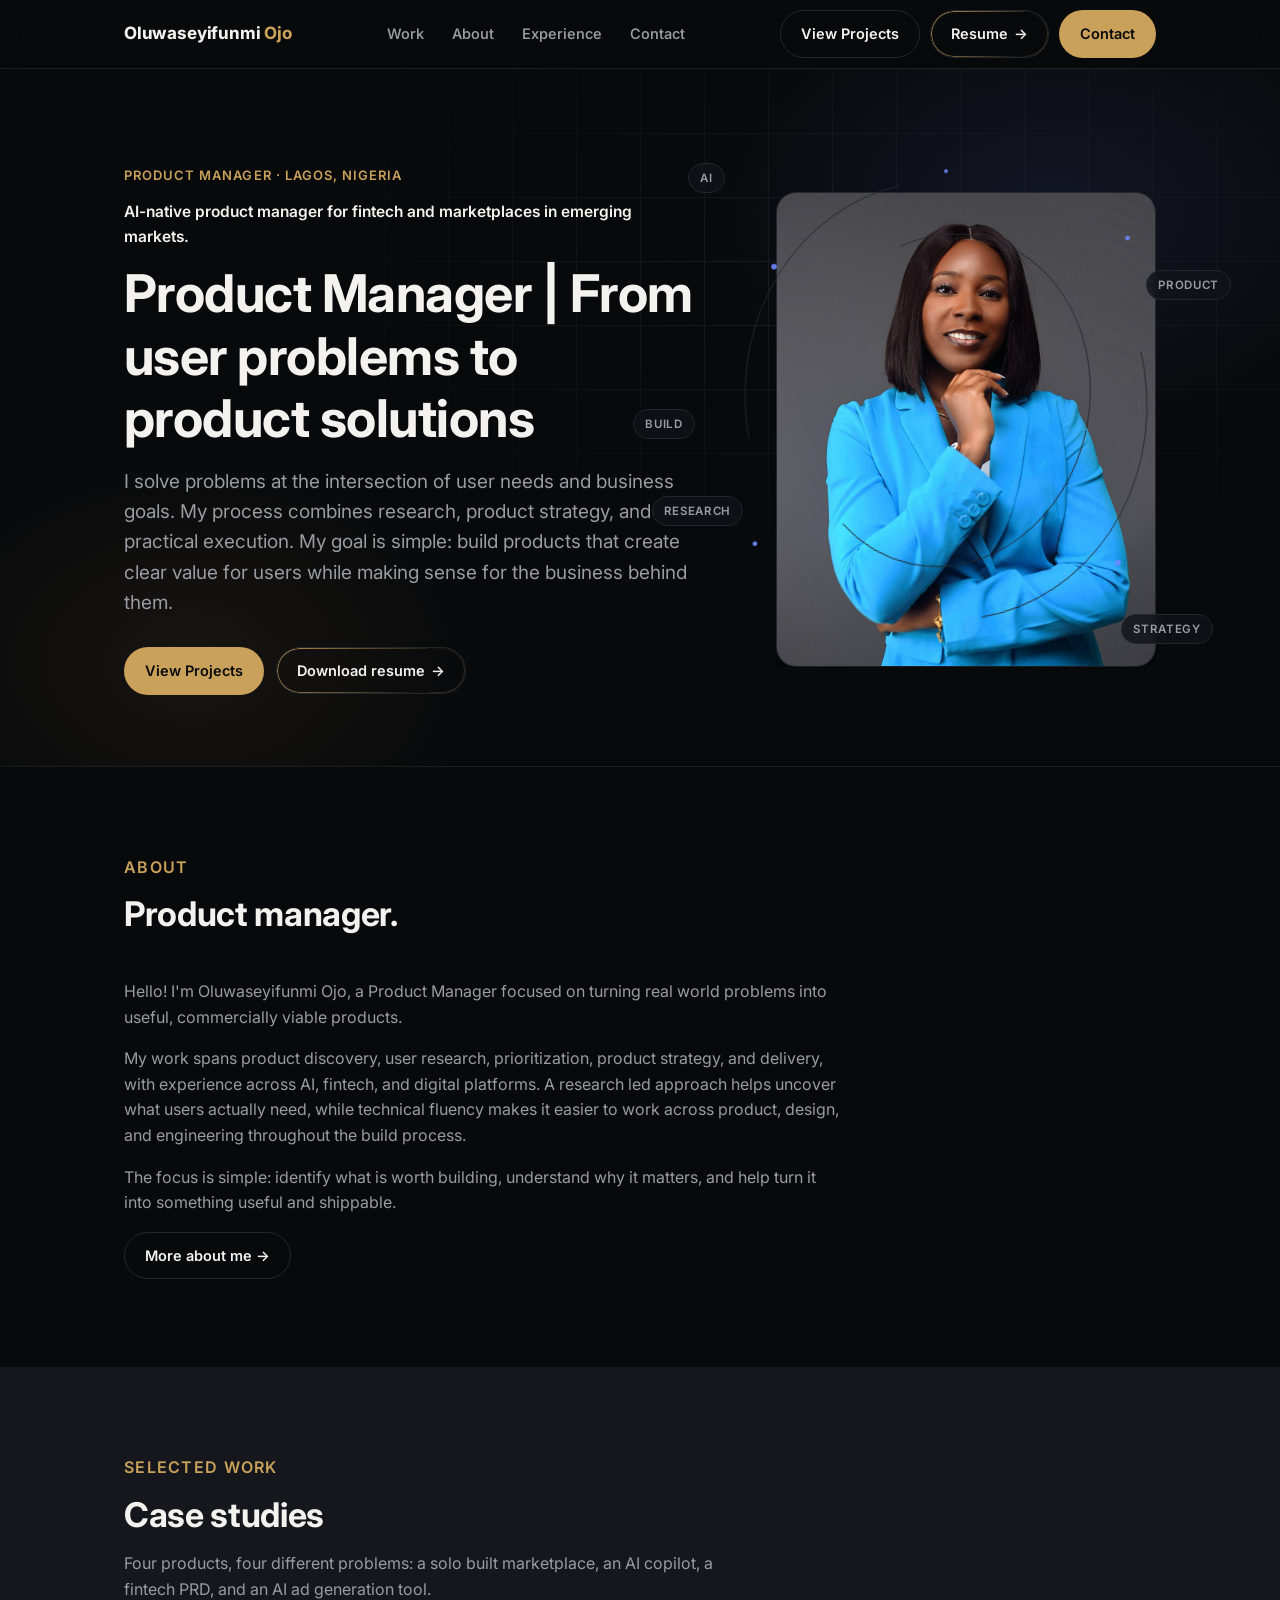
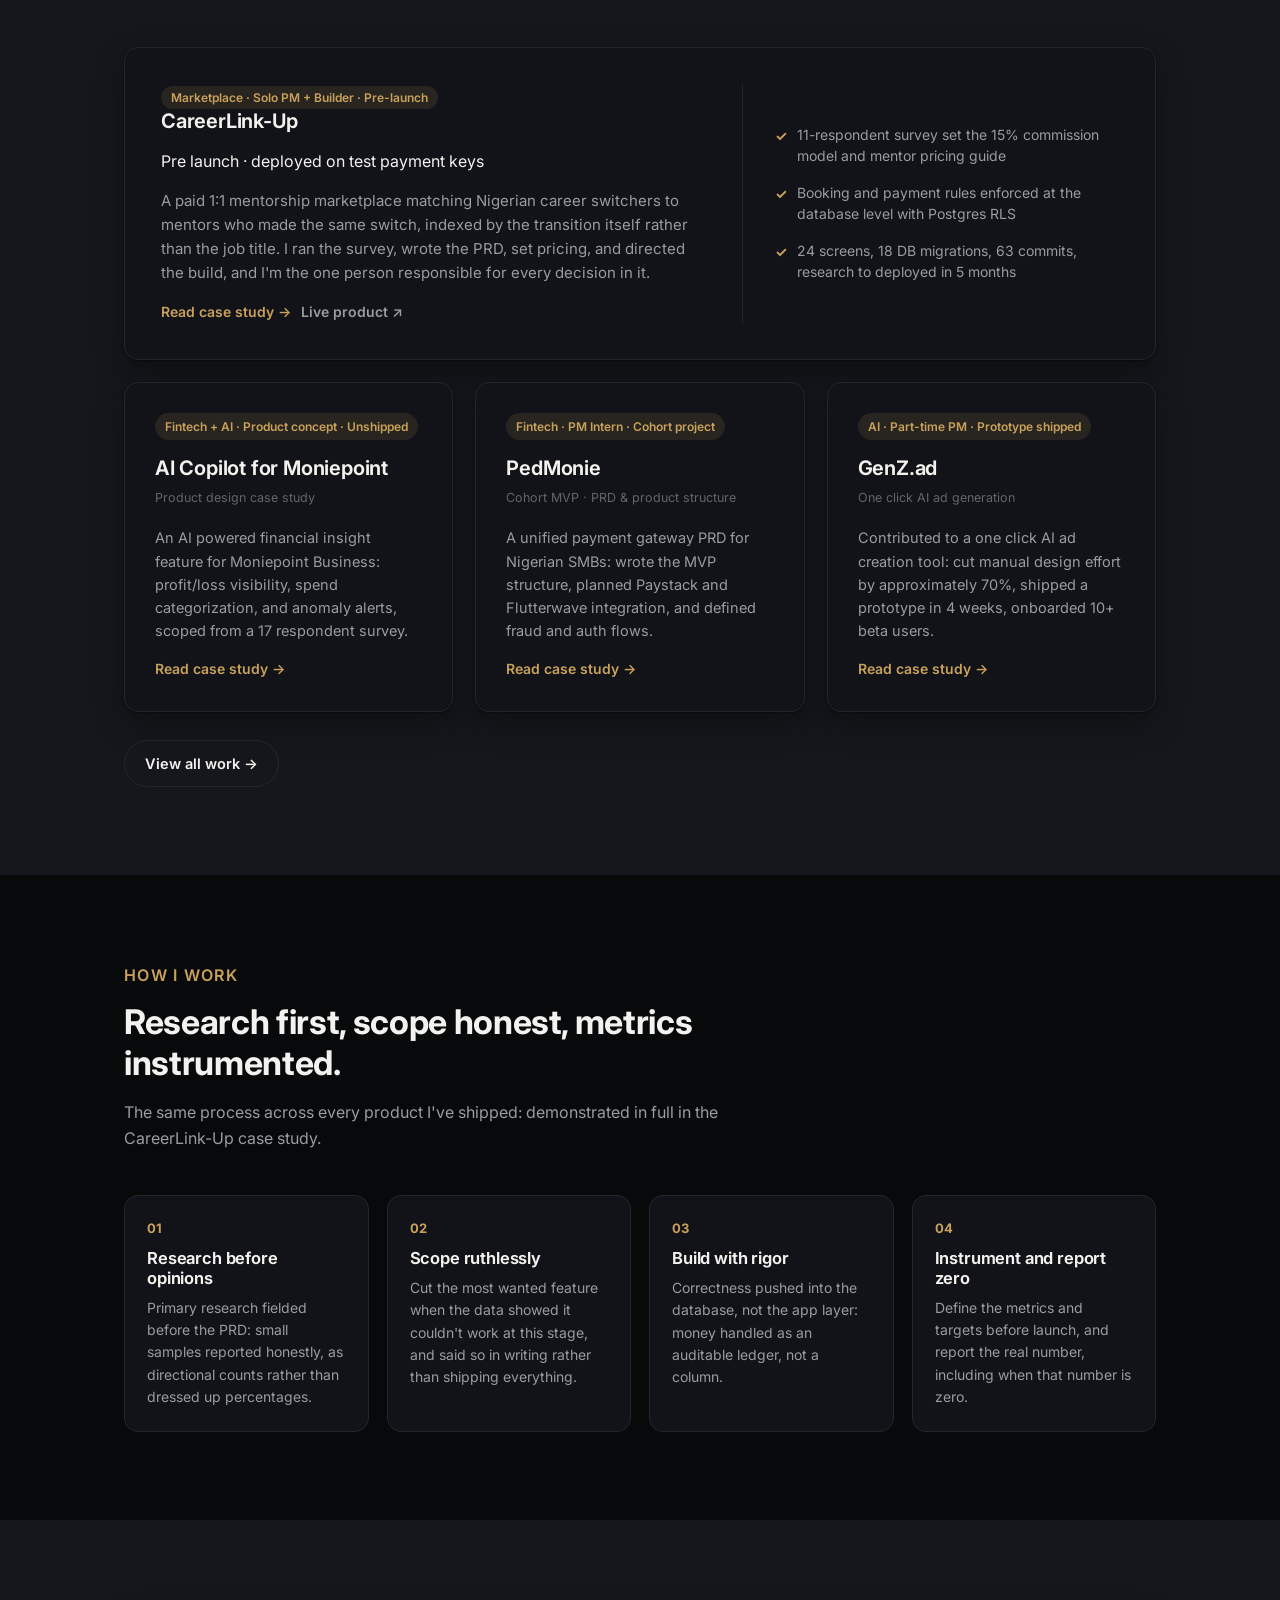
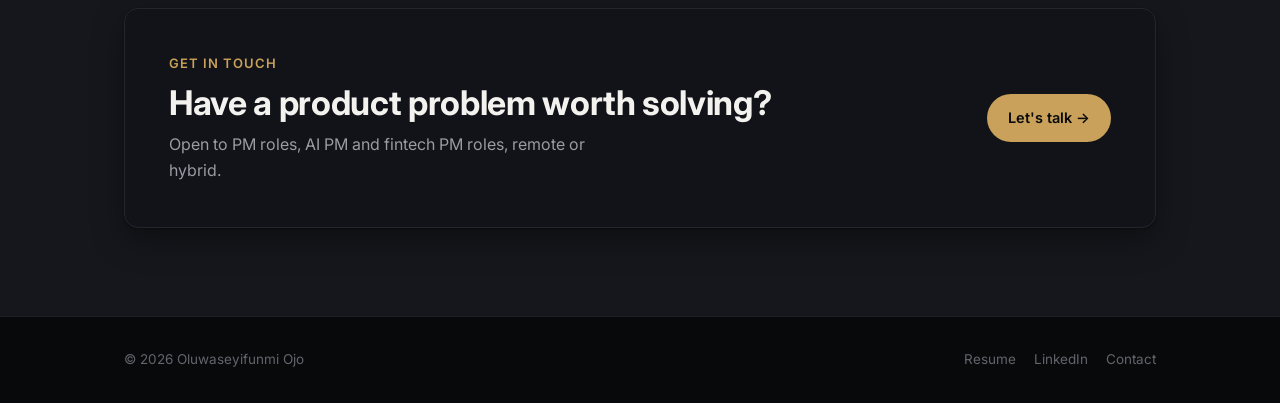
<file: index.html>
<!doctype html>
<html lang="en">
<head>
<meta charset="UTF-8" />
<meta name="viewport" content="width=device-width, initial-scale=1.0" />
<title>Oluwaseyifunmi Ojo | Product Manager</title>
<meta name="description" content="Oluwaseyifunmi Ojo is a Product Manager who runs research, PRDs, scope and build end to end, including directing AI coding agents to ship product solo. Case studies: CareerLink-Up and AI Copilot for Moniepoint." />
<link rel="icon" href="assets/favicon.svg" type="image/svg+xml" />
<link rel="preconnect" href="https://fonts.googleapis.com" />
<link rel="preconnect" href="https://fonts.gstatic.com" crossorigin />
<link href="https://fonts.googleapis.com/css2?family=Inter:wght@400;500;600;650;700;750&display=swap" rel="stylesheet" />
<link rel="stylesheet" href="style.css" />
</head>
<body>

<header class="site-header">
  <div class="container header-inner">
    <a href="index.html" class="logo">Oluwaseyifunmi <span>Ojo</span></a>
    <nav class="nav" id="siteNav">
      <a href="work.html">Work</a>
      <a href="about.html">About</a>
      <a href="experience.html">Experience</a>
      <a href="contact.html">Contact</a>
    </nav>
    <div class="header-actions">
      <a class="btn btn-ghost header-cta" href="work.html">View Projects</a>
      <a class="btn btn-resume header-cta resume-btn" href="assets/resume.pdf" target="_blank" rel="noopener">Resume <span class="arrow">→</span></a>
      <a class="btn btn-primary" href="contact.html">Contact</a>
      <button class="nav-toggle" id="navToggle" aria-label="Toggle menu">☰</button>
    </div>
  </div>
</header>

<main>

  <!-- Motion Hero: "Product Thinker" -->
  <section class="motion-hero" id="topHero">
    <div class="hero-bg"></div>
    <div class="grid-lines"></div>
    <div class="container hero-grid">
      <div class="hero-copy">
        <p class="eyebrow">Product Manager · Lagos, Nigeria</p>
        <p class="position-line">AI-native product manager for fintech and marketplaces in emerging markets.</p>
        <h1>Product Manager | From user problems to product solutions</h1>
        <p class="lead">
          I solve problems at the intersection of user needs and business goals. My process combines
          research, product strategy, and practical execution. My goal is simple: build products that
          create clear value for users while making sense for the business behind them.
        </p>
        <div class="hero-actions">
          <a class="btn btn-primary" href="work.html">View Projects</a>
          <a class="btn btn-resume" href="assets/resume.pdf" target="_blank" rel="noopener">Download resume <span class="arrow">→</span></a>
        </div>
      </div>

      <div class="portrait-stage" id="portraitStage">
        <div class="orbit-field">
          <svg viewBox="0 0 480 560" aria-hidden="true">
            <ellipse class="orbit-path" cx="240" cy="260" rx="210" ry="230" transform="rotate(-8 240 260)" />
            <ellipse class="orbit-path" cx="240" cy="260" rx="150" ry="175" transform="rotate(12 240 260)" style="animation-delay:0.7s,2.2s" />
            <circle class="node-dot" cx="60" cy="120" r="3" style="animation-delay:1.9s" />
            <circle class="node-dot" cx="430" cy="90" r="2.5" style="animation-delay:2.1s" />
            <circle class="node-dot" cx="420" cy="430" r="3" style="animation-delay:2.35s" />
            <circle class="node-dot" cx="40" cy="410" r="2.5" style="animation-delay:2.5s" />
            <circle class="node-dot" cx="240" cy="20" r="2" style="animation-delay:2.65s" />
          </svg>
          <span class="float-label l1">AI</span>
          <span class="float-label l2">Product</span>
          <span class="float-label l3">Research</span>
          <span class="float-label l4">Strategy</span>
          <span class="float-label l5">Build</span>
        </div>
        <div class="portrait-frame" id="portraitFrame">
          <img src="assets/portrait.jpg" alt="Oluwaseyifunmi Ojo" width="1024" height="1280" />
        </div>
      </div>
    </div>
  </section>

  <!-- About -->
  <section id="about">
    <div class="container">
      <div class="section-head">
        <p class="eyebrow">About</p>
        <h2>Product manager.</h2>
      </div>
      <p style="max-width:720px; font-size:16px;">
        Hello! I'm Oluwaseyifunmi Ojo, a Product Manager focused on turning real world problems into useful,
        commercially viable products.
      </p>
      <p style="max-width:720px; font-size:16px;">
        My work spans product discovery, user research, prioritization, product strategy, and delivery,
        with experience across AI, fintech, and digital platforms. A research led approach helps uncover
        what users actually need, while technical fluency makes it easier to work across product, design,
        and engineering throughout the build process.
      </p>
      <p style="max-width:720px; font-size:16px;">
        The focus is simple: identify what is worth building, understand why it matters, and help turn it
        into something useful and shippable.
      </p>
      <a class="btn btn-ghost" href="about.html">More about me →</a>
    </div>
  </section>

  <!-- Work / Case studies -->
  <section id="work" style="background:var(--bg-subtle);">
    <div class="container">
      <div class="section-head">
        <p class="eyebrow">Selected work</p>
        <h2>Case studies</h2>
        <p>Four products, four different problems: a solo built marketplace, an AI copilot, a fintech PRD, and an AI ad generation tool.</p>
      </div>

      <!-- CareerLink-Up: featured, full width -->
      <article class="featured-project">
        <div class="featured-main">
          <div class="tags">
            <span class="tag">Marketplace · Solo PM + Builder · Pre-launch</span>
          </div>
          <h3>CareerLink-Up</h3>
          <div class="card-status">Pre launch · deployed on test payment keys</div>
          <p class="desc">
            A paid 1:1 mentorship marketplace matching Nigerian career switchers to mentors who made the
            same switch, indexed by the transition itself rather than the job title. I ran the survey,
            wrote the PRD, set pricing, and directed the build, and I'm the one person responsible for
            every decision in it.
          </p>
          <div class="card-links">
            <a class="primary" href="careerlinkup.html">Read case study →</a>
            <a class="secondary" href="https://careerlinkup.vercel.app/" target="_blank" rel="noopener">Live product ↗</a>
          </div>
        </div>
        <div class="featured-facts">
          <div class="featured-fact"><span class="signal-mark">✓</span><span>11-respondent survey set the 15% commission model and mentor pricing guide</span></div>
          <div class="featured-fact"><span class="signal-mark">✓</span><span>Booking and payment rules enforced at the database level with Postgres RLS</span></div>
          <div class="featured-fact"><span class="signal-mark">✓</span><span>24 screens, 18 DB migrations, 63 commits, research to deployed in 5 months</span></div>
        </div>
      </article>

      <div class="card-grid">

        <!-- AI Copilot for Moniepoint -->
        <article class="project-card">
          <div class="tags">
            <span class="tag">Fintech + AI · Product concept · Unshipped</span>
          </div>
          <h3>AI Copilot for Moniepoint</h3>
          <div class="card-status">Product design case study</div>
          <p class="desc">
            An AI powered financial insight feature for Moniepoint Business: profit/loss visibility,
            spend categorization, and anomaly alerts, scoped from a 17 respondent survey.
          </p>
          <div class="card-links">
            <a class="primary" href="moniepoint.html">Read case study →</a>
          </div>
        </article>

        <!-- PedMonie -->
        <article class="project-card">
          <div class="tags">
            <span class="tag">Fintech · PM Intern · Cohort project</span>
          </div>
          <h3>PedMonie</h3>
          <div class="card-status">Cohort MVP · PRD &amp; product structure</div>
          <p class="desc">
            A unified payment gateway PRD for Nigerian SMBs: wrote the MVP structure, planned Paystack
            and Flutterwave integration, and defined fraud and auth flows.
          </p>
          <div class="card-links">
            <a class="primary" href="pedmonie.html">Read case study →</a>
          </div>
        </article>

        <!-- GenZ.ad -->
        <article class="project-card">
          <div class="tags">
            <span class="tag">AI · Part-time PM · Prototype shipped</span>
          </div>
          <h3>GenZ.ad</h3>
          <div class="card-status">One click AI ad generation</div>
          <p class="desc">
            Contributed to a one click AI ad creation tool: cut manual design effort by approximately
            70%, shipped a prototype in 4 weeks, onboarded 10+ beta users.
          </p>
          <div class="card-links">
            <a class="primary" href="genzad.html">Read case study →</a>
          </div>
        </article>

      </div>
      <div style="margin-top:28px;">
        <a class="btn btn-ghost" href="work.html">View all work →</a>
      </div>
    </div>
  </section>

  <!-- Approach -->
  <section id="approach">
    <div class="container">
      <div class="section-head">
        <p class="eyebrow">How I work</p>
        <h2>Research first, scope honest, metrics instrumented.</h2>
        <p>The same process across every product I've shipped: demonstrated in full in the CareerLink-Up case study.</p>
      </div>
      <div class="approach-grid">
        <div class="approach-item">
          <div class="num">01</div>
          <h3>Research before opinions</h3>
          <p>Primary research fielded before the PRD: small samples reported honestly, as directional counts rather than dressed up percentages.</p>
        </div>
        <div class="approach-item">
          <div class="num">02</div>
          <h3>Scope ruthlessly</h3>
          <p>Cut the most wanted feature when the data showed it couldn't work at this stage, and said so in writing rather than shipping everything.</p>
        </div>
        <div class="approach-item">
          <div class="num">03</div>
          <h3>Build with rigor</h3>
          <p>Correctness pushed into the database, not the app layer: money handled as an auditable ledger, not a column.</p>
        </div>
        <div class="approach-item">
          <div class="num">04</div>
          <h3>Instrument and report zero</h3>
          <p>Define the metrics and targets before launch, and report the real number, including when that number is zero.</p>
        </div>
      </div>
    </div>
  </section>

  <!-- Contact teaser -->
  <section id="contact" style="background:var(--bg-subtle);">
    <div class="container">
      <div class="contact-box">
        <div>
          <p class="eyebrow" style="margin-bottom:10px;">Get in touch</p>
          <h2 style="margin-bottom:8px;">Have a product problem worth solving?</h2>
          <p style="margin-bottom:0; max-width:420px;">Open to PM roles, AI PM and fintech PM roles, remote or hybrid.</p>
        </div>
        <div class="contact-links">
          <a class="btn btn-primary" href="contact.html">Let's talk →</a>
        </div>
      </div>
    </div>
  </section>

</main>

<footer class="site-footer">
  <div class="container footer-inner">
    <span>© 2026 Oluwaseyifunmi Ojo</span>
    <div class="footer-links">
      <a href="assets/resume.pdf" target="_blank" rel="noopener">Resume</a>
      <a href="https://www.linkedin.com/in/oluwaseyifunmi-ojo/" target="_blank" rel="noopener">LinkedIn</a>
      <a href="contact.html">Contact</a>
    </div>
  </div>
</footer>

<script src="script.js"></script>
</body>
</html>
</file>
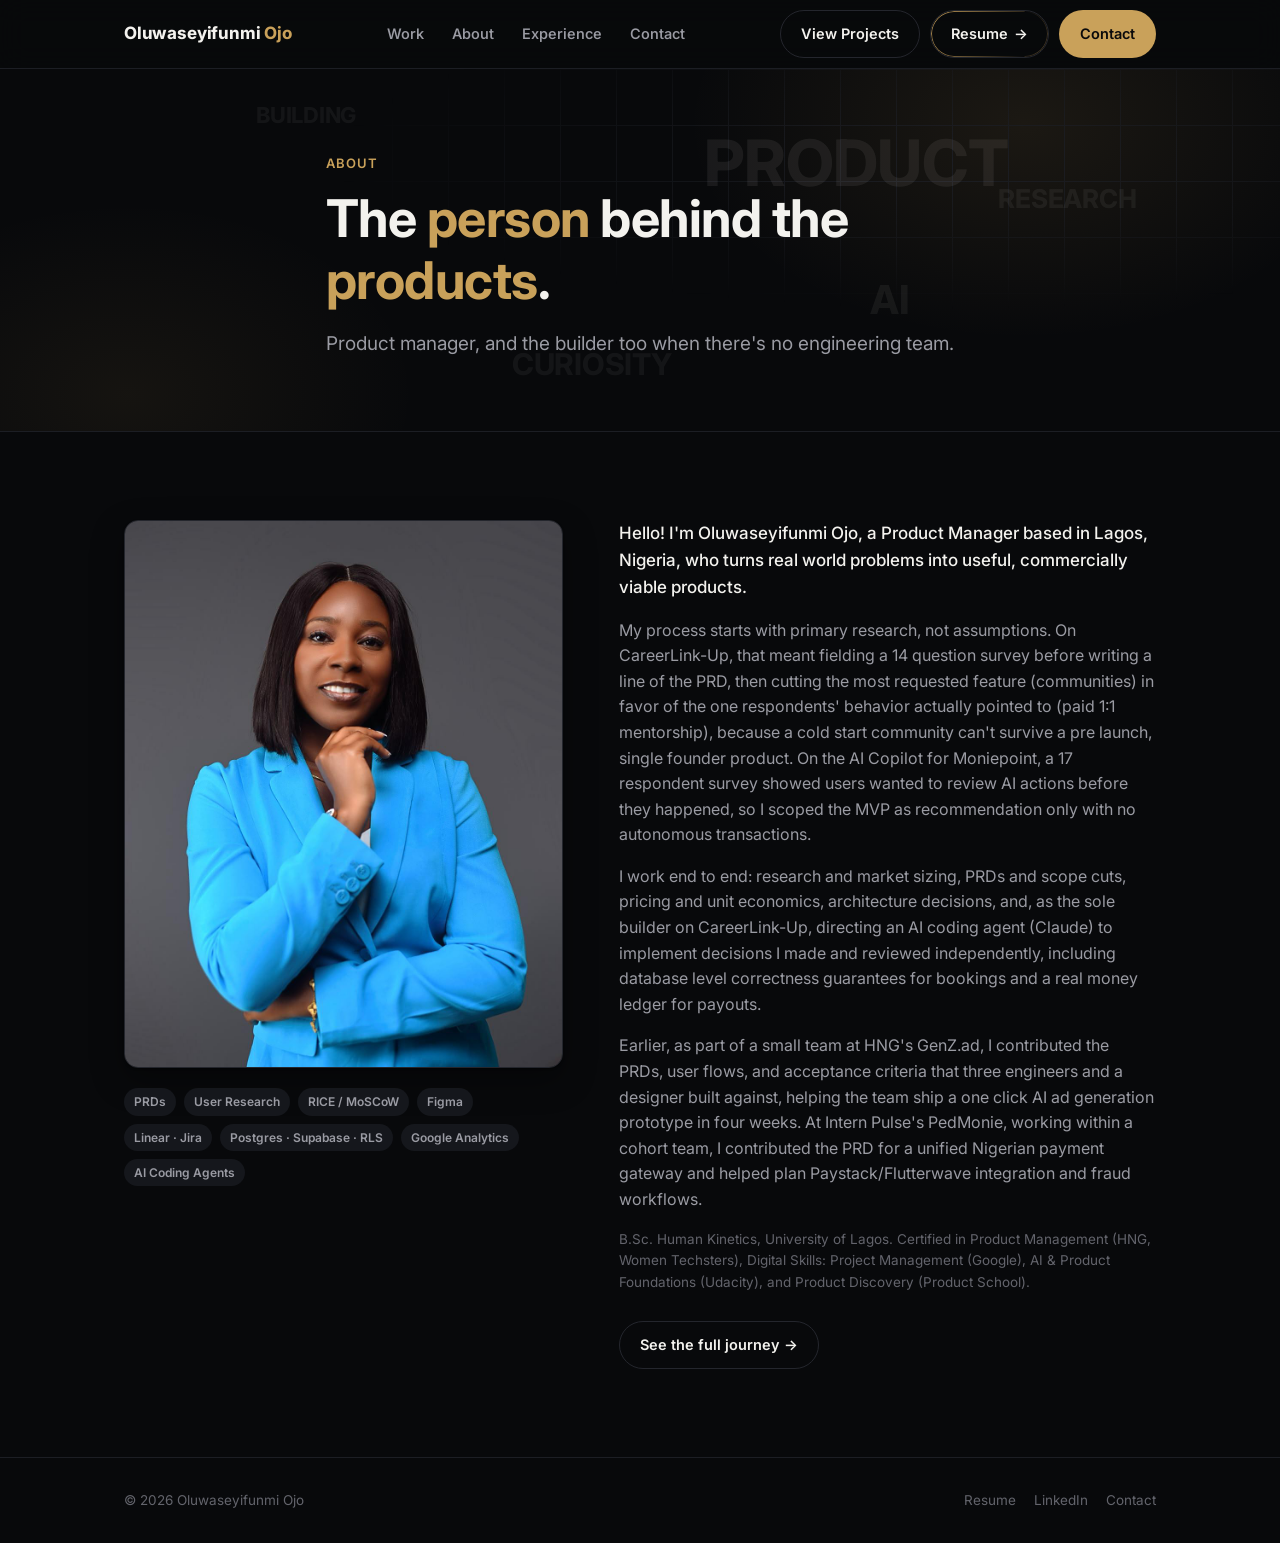
<file: about.html>
<!doctype html>
<html lang="en">
<head>
<meta charset="UTF-8" />
<meta name="viewport" content="width=device-width, initial-scale=1.0" />
<title>About | Oluwaseyifunmi Ojo</title>
<meta name="description" content="About Oluwaseyifunmi Ojo, Product Manager: background, approach, and skills." />
<link rel="icon" href="assets/favicon.svg" type="image/svg+xml" />
<link rel="preconnect" href="https://fonts.googleapis.com" />
<link rel="preconnect" href="https://fonts.gstatic.com" crossorigin />
<link href="https://fonts.googleapis.com/css2?family=Inter:wght@400;500;600;650;700;750&display=swap" rel="stylesheet" />
<link rel="stylesheet" href="style.css" />
</head>
<body>

<header class="site-header">
  <div class="container header-inner">
    <a href="index.html" class="logo">Oluwaseyifunmi <span>Ojo</span></a>
    <nav class="nav" id="siteNav">
      <a href="work.html">Work</a>
      <a href="about.html">About</a>
      <a href="experience.html">Experience</a>
      <a href="contact.html">Contact</a>
    </nav>
    <div class="header-actions">
      <a class="btn btn-ghost header-cta" href="work.html">View Projects</a>
      <a class="btn btn-resume header-cta resume-btn" href="assets/resume.pdf" target="_blank" rel="noopener">Resume <span class="arrow">→</span></a>
      <a class="btn btn-primary" href="contact.html">Contact</a>
      <button class="nav-toggle" id="navToggle" aria-label="Toggle menu">☰</button>
    </div>
  </div>
</header>

<main>

  <section class="motion-header" style="--glow-tint: rgba(201,161,90,0.10); min-height:320px;">
    <div class="hero-bg"></div>
    <div class="grid-lines"></div>
    <div class="keyword-field" aria-hidden="true">
      <span class="k1">PRODUCT</span>
      <span class="k2">AI</span>
      <span class="k3">CURIOSITY</span>
      <span class="k4">RESEARCH</span>
      <span class="k5">BUILDING</span>
    </div>
    <div class="container">
      <p class="eyebrow">About</p>
      <h1>The <span style="color:var(--accent);">person</span> behind the <span style="color:var(--accent);">products</span>.</h1>
      <p class="lead">Product manager, and the builder too when there's no engineering team.</p>
    </div>
  </section>

  <section>
    <div class="container">
      <div class="about-grid">
        <div>
          <div class="about-portrait">
            <img src="assets/portrait.jpg" alt="Oluwaseyifunmi Ojo" width="1024" height="1280" style="width:100%; height:auto; display:block;" />
          </div>
          <div class="pill-row">
            <span class="tag alt">PRDs</span>
            <span class="tag alt">User Research</span>
            <span class="tag alt">RICE / MoSCoW</span>
            <span class="tag alt">Figma</span>
            <span class="tag alt">Linear · Jira</span>
            <span class="tag alt">Postgres · Supabase · RLS</span>
            <span class="tag alt">Google Analytics</span>
            <span class="tag alt">AI Coding Agents</span>
          </div>
        </div>

        <div>
          <p style="font-size:17px; color:var(--text); font-weight:500;">
            Hello! I'm Oluwaseyifunmi Ojo, a Product Manager based in Lagos, Nigeria, who turns real world
            problems into useful, commercially viable products.
          </p>
          <p>
            My process starts with primary research, not assumptions. On CareerLink-Up, that meant fielding
            a 14 question survey before writing a line of the PRD, then cutting the most requested feature
            (communities) in favor of the one respondents' behavior actually pointed to (paid 1:1
            mentorship), because a cold start community can't survive a pre launch, single founder product.
            On the AI Copilot for Moniepoint, a 17 respondent survey showed users wanted to review AI
            actions before they happened, so I scoped the MVP as recommendation only with no autonomous
            transactions.
          </p>
          <p>
            I work end to end: research and market sizing, PRDs and scope cuts, pricing and unit economics,
            architecture decisions, and, as the sole builder on CareerLink-Up, directing an AI coding
            agent (Claude) to implement decisions I made and reviewed independently, including
            database level correctness guarantees for bookings and a real money ledger for payouts.
          </p>
          <p>
            Earlier, as part of a small team at HNG's GenZ.ad, I contributed the PRDs, user flows, and
            acceptance criteria that three engineers and a designer built against, helping the team ship a
            one click AI ad generation prototype in four weeks. At Intern Pulse's PedMonie, working within a
            cohort team, I contributed the PRD for a unified Nigerian payment gateway and helped plan
            Paystack/Flutterwave integration and fraud workflows.
          </p>
          <p style="font-size:13.5px; color:var(--text-faint);">
            B.Sc. Human Kinetics, University of Lagos. Certified in Product Management (HNG, Women
            Techsters), Digital Skills: Project Management (Google), AI &amp; Product Foundations (Udacity),
            and Product Discovery (Product School).
          </p>
          <a class="btn btn-ghost" href="experience.html" style="margin-top:12px;">See the full journey →</a>
        </div>
      </div>
    </div>
  </section>

</main>

<footer class="site-footer">
  <div class="container footer-inner">
    <span>© 2026 Oluwaseyifunmi Ojo</span>
    <div class="footer-links">
      <a href="assets/resume.pdf" target="_blank" rel="noopener">Resume</a>
      <a href="https://www.linkedin.com/in/oluwaseyifunmi-ojo/" target="_blank" rel="noopener">LinkedIn</a>
      <a href="contact.html">Contact</a>
    </div>
  </div>
</footer>

<script src="script.js"></script>
</body>
</html>
</file>
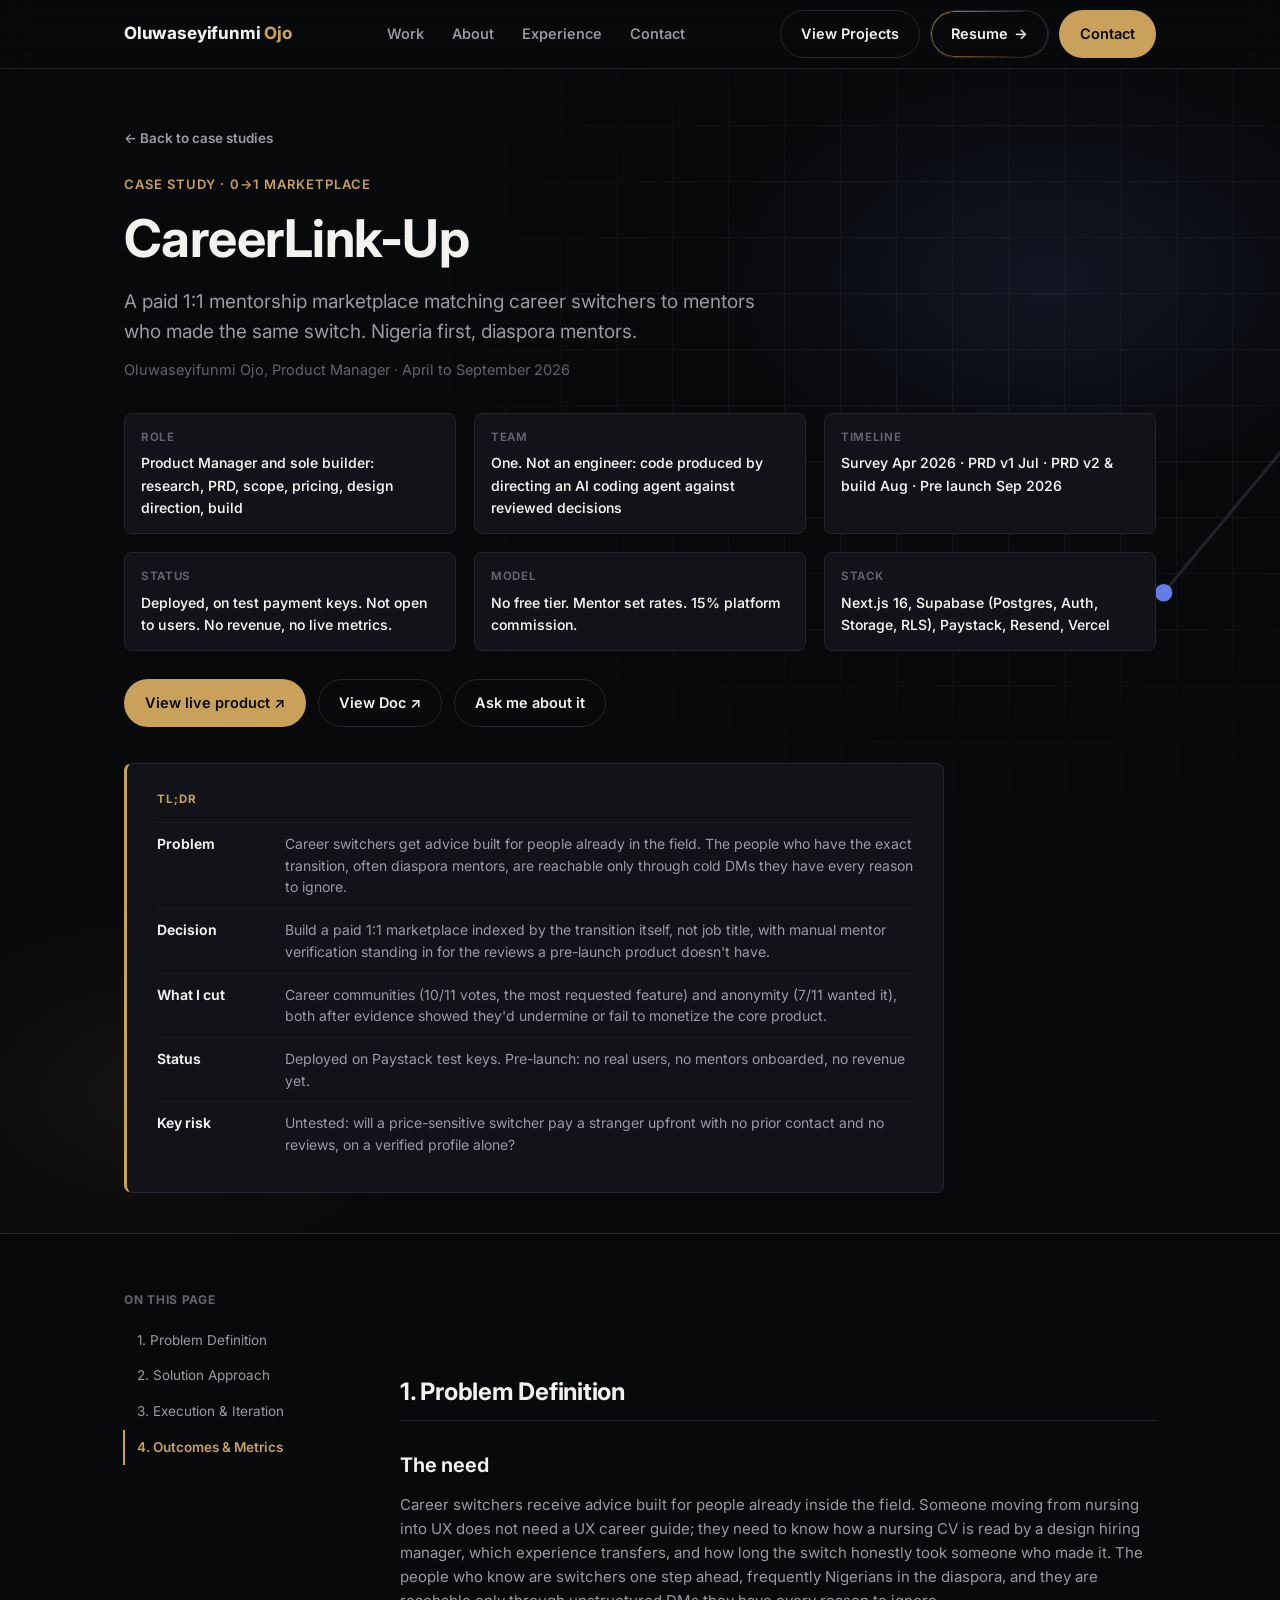
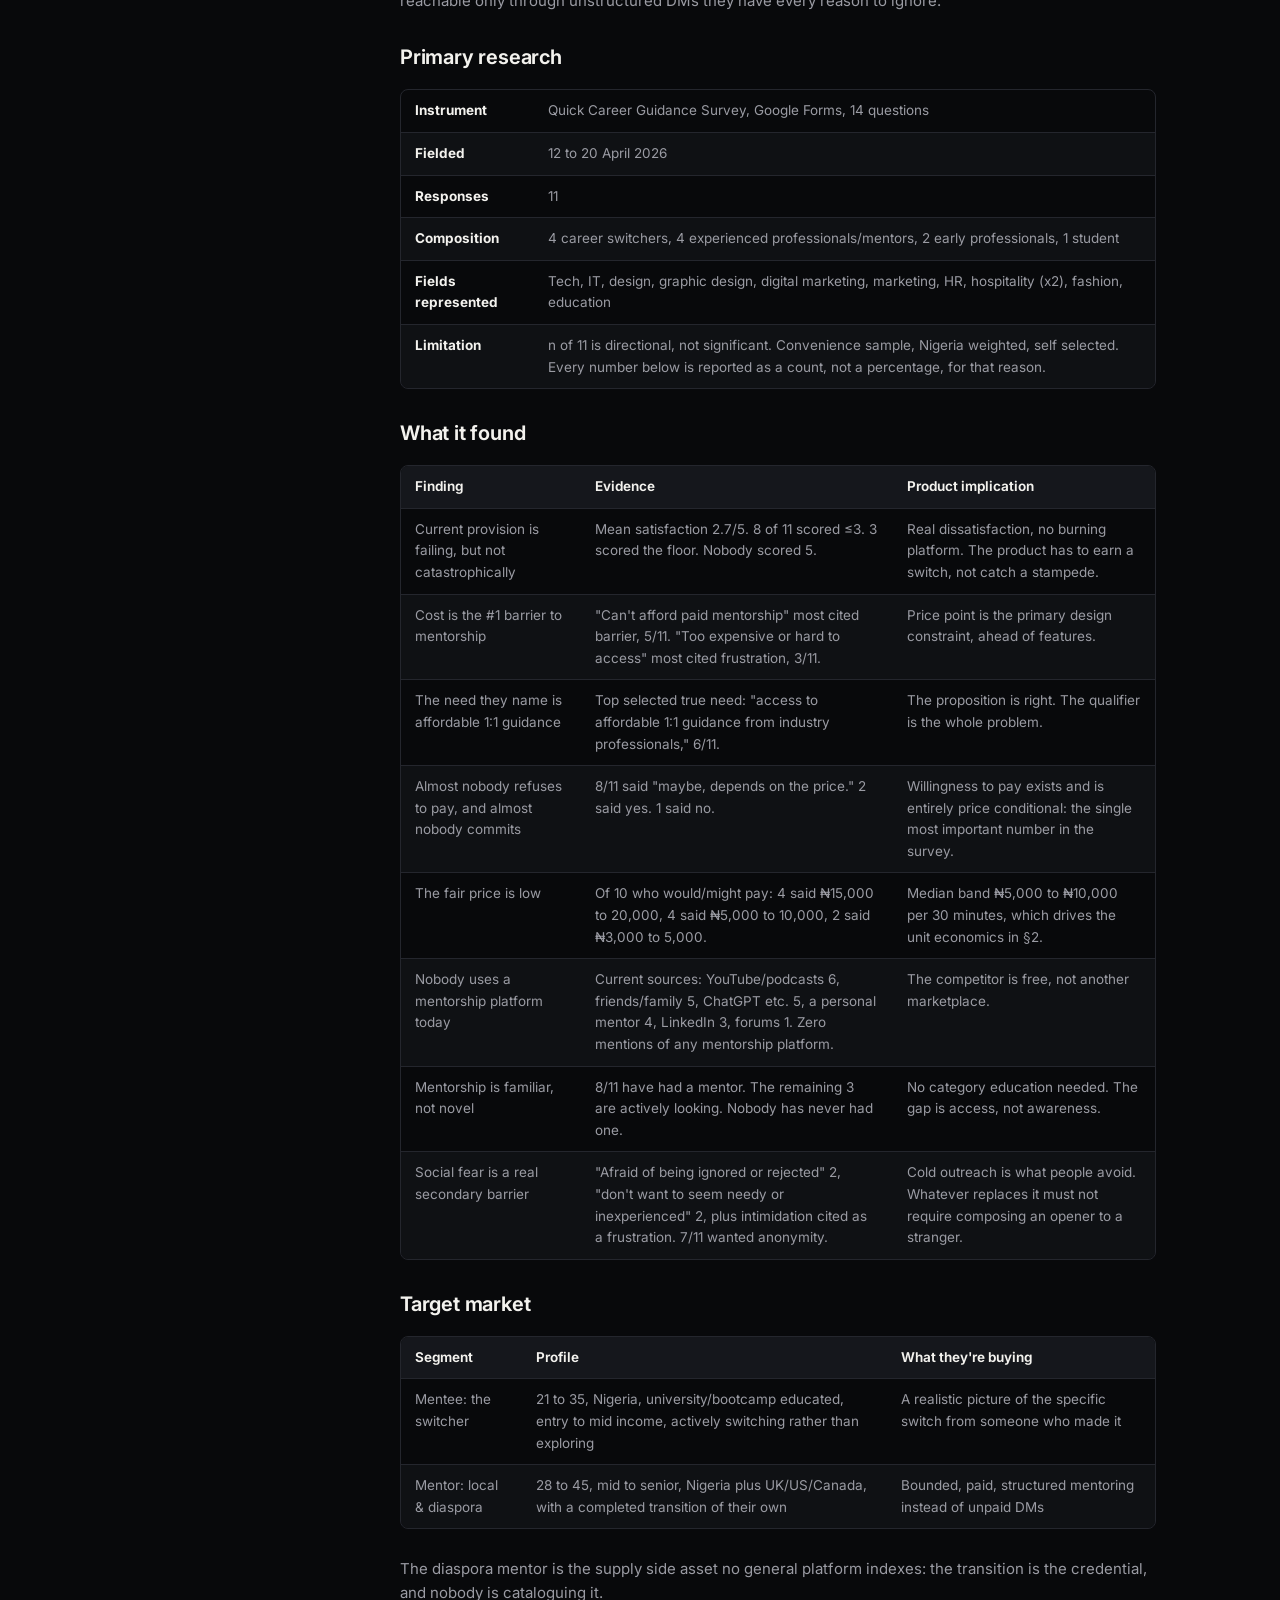
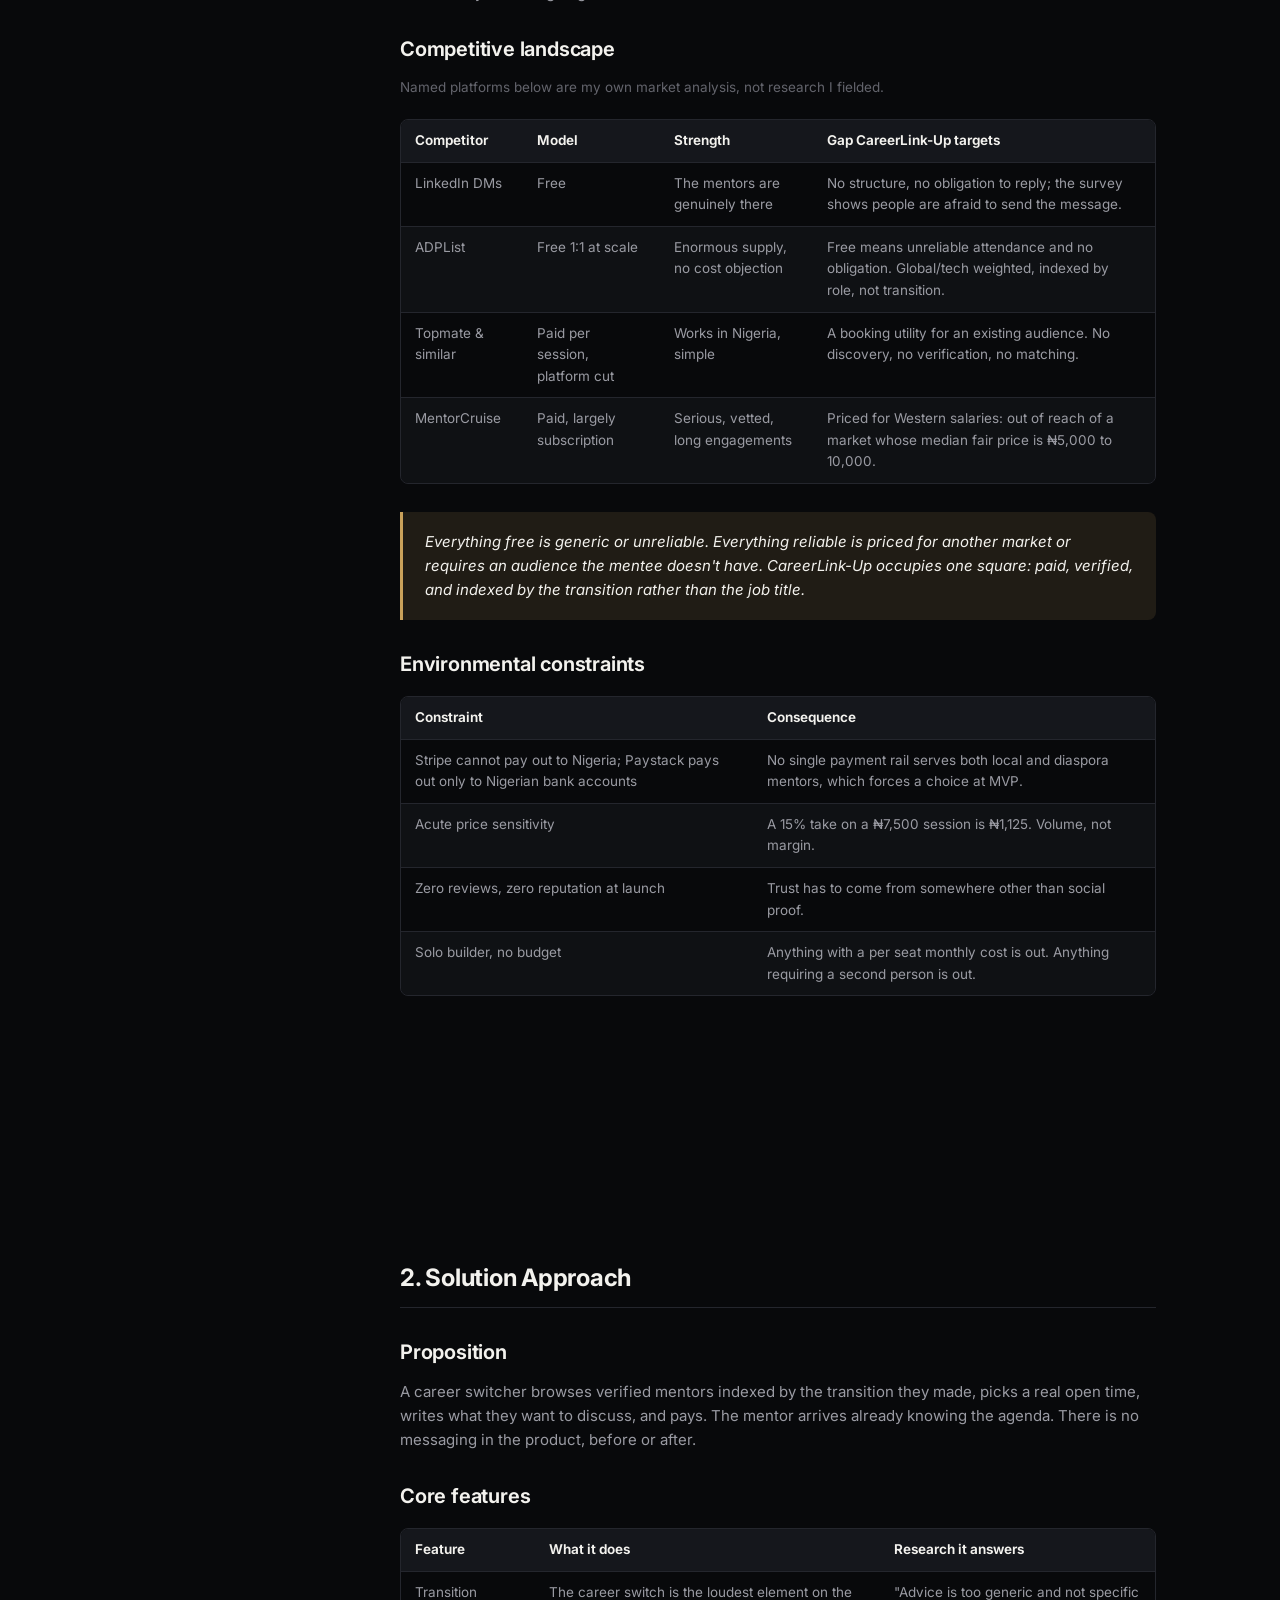
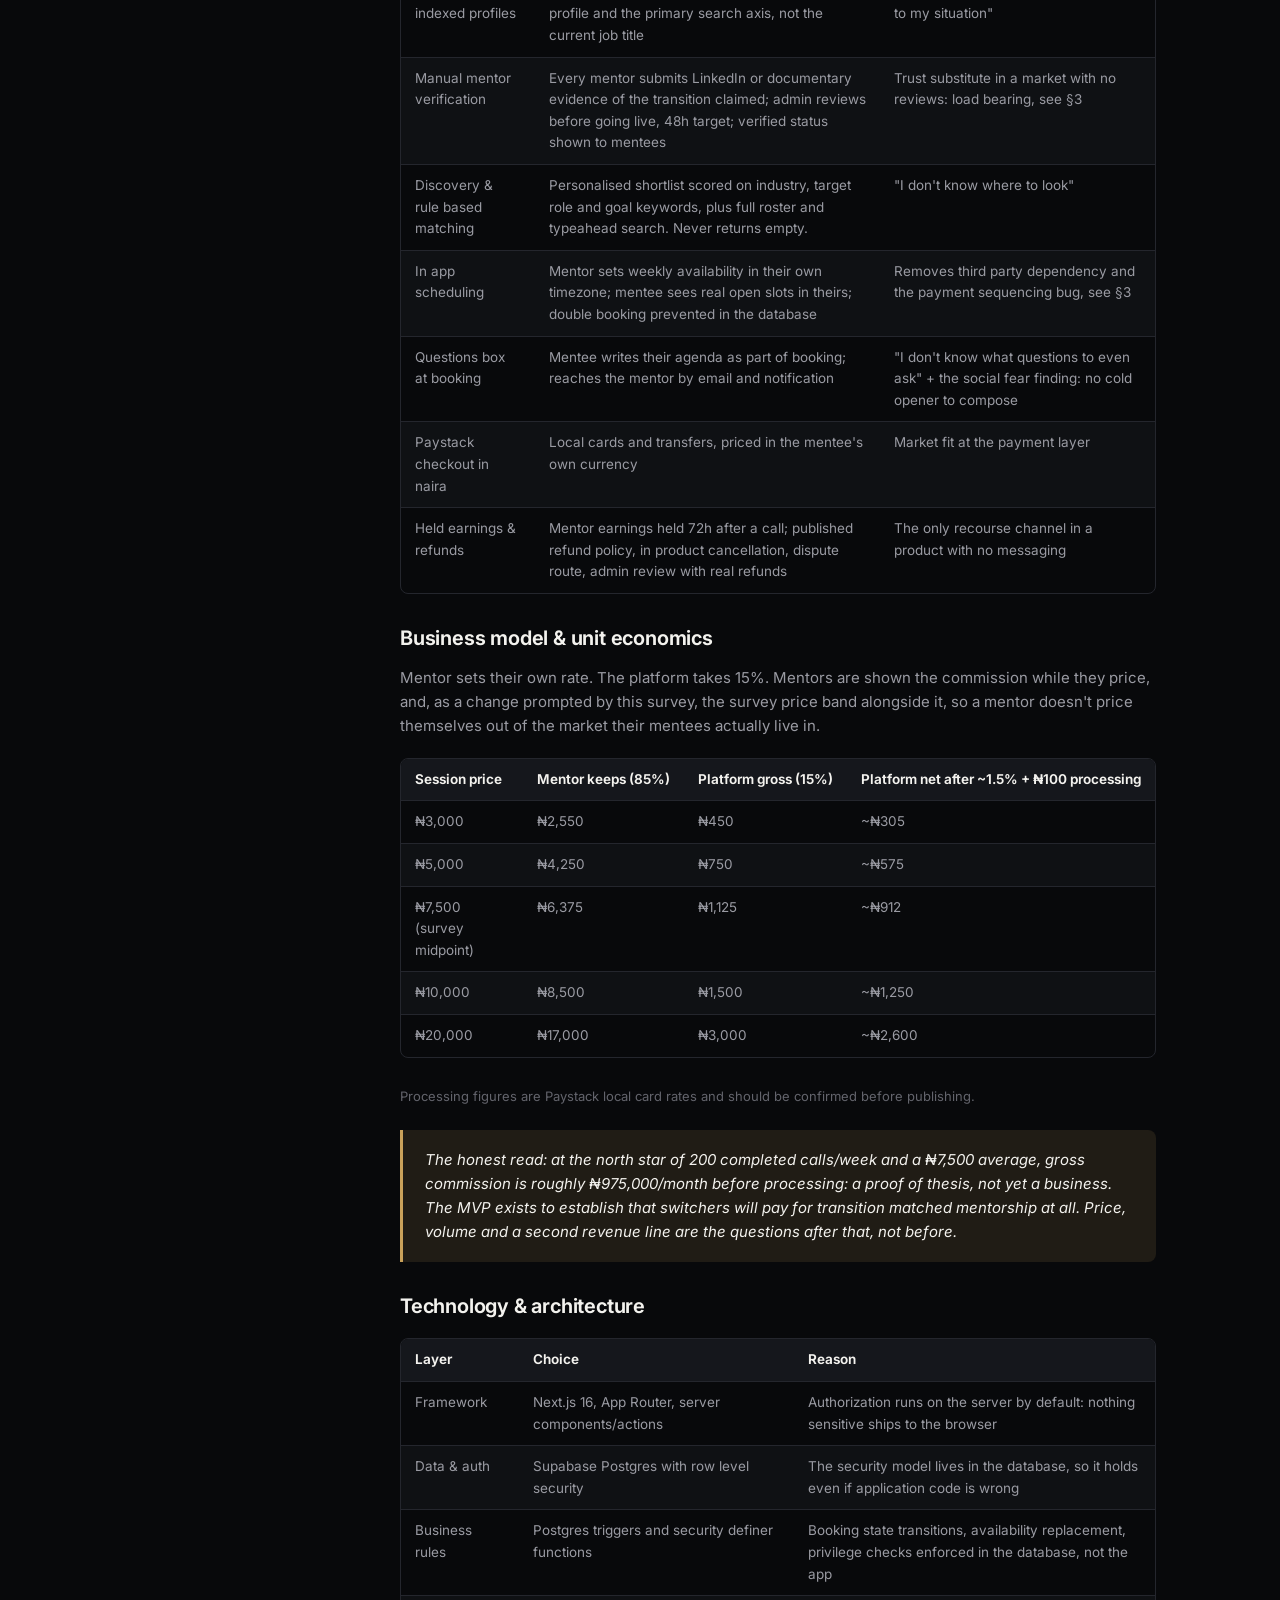
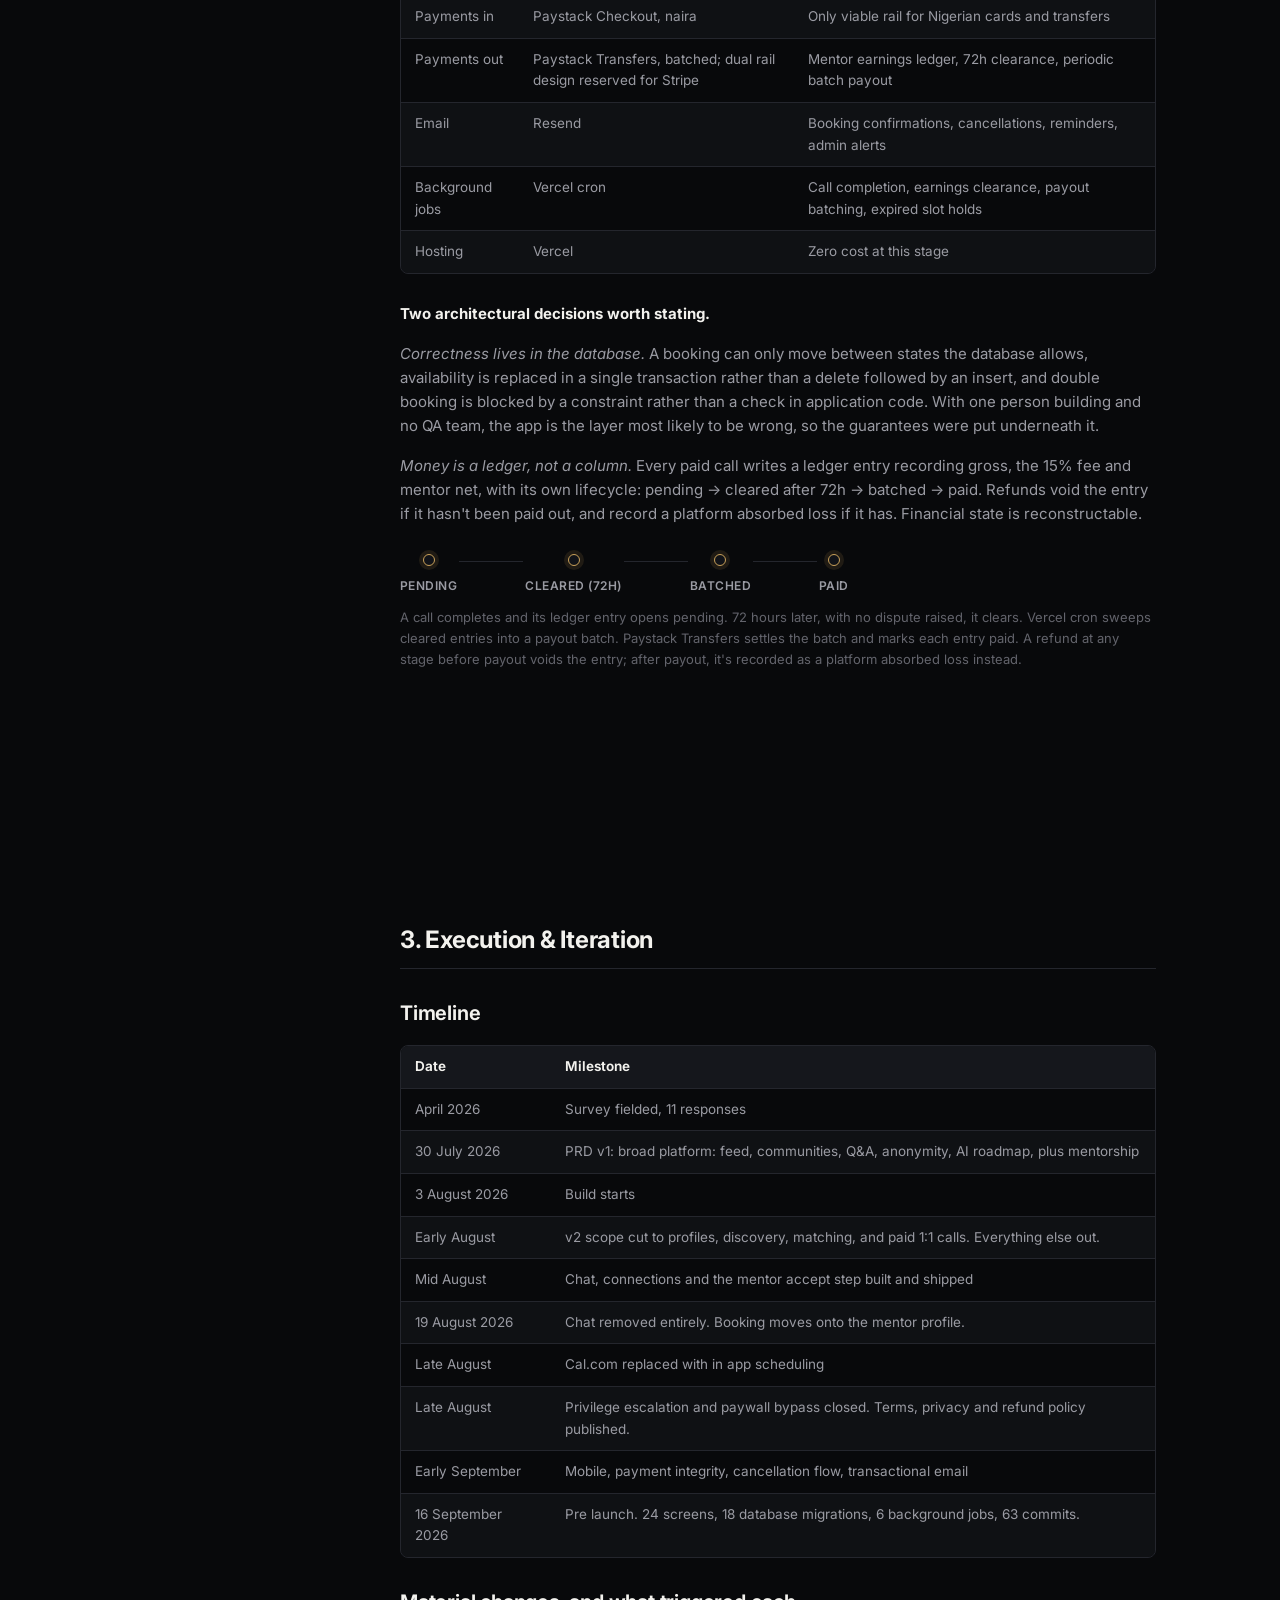
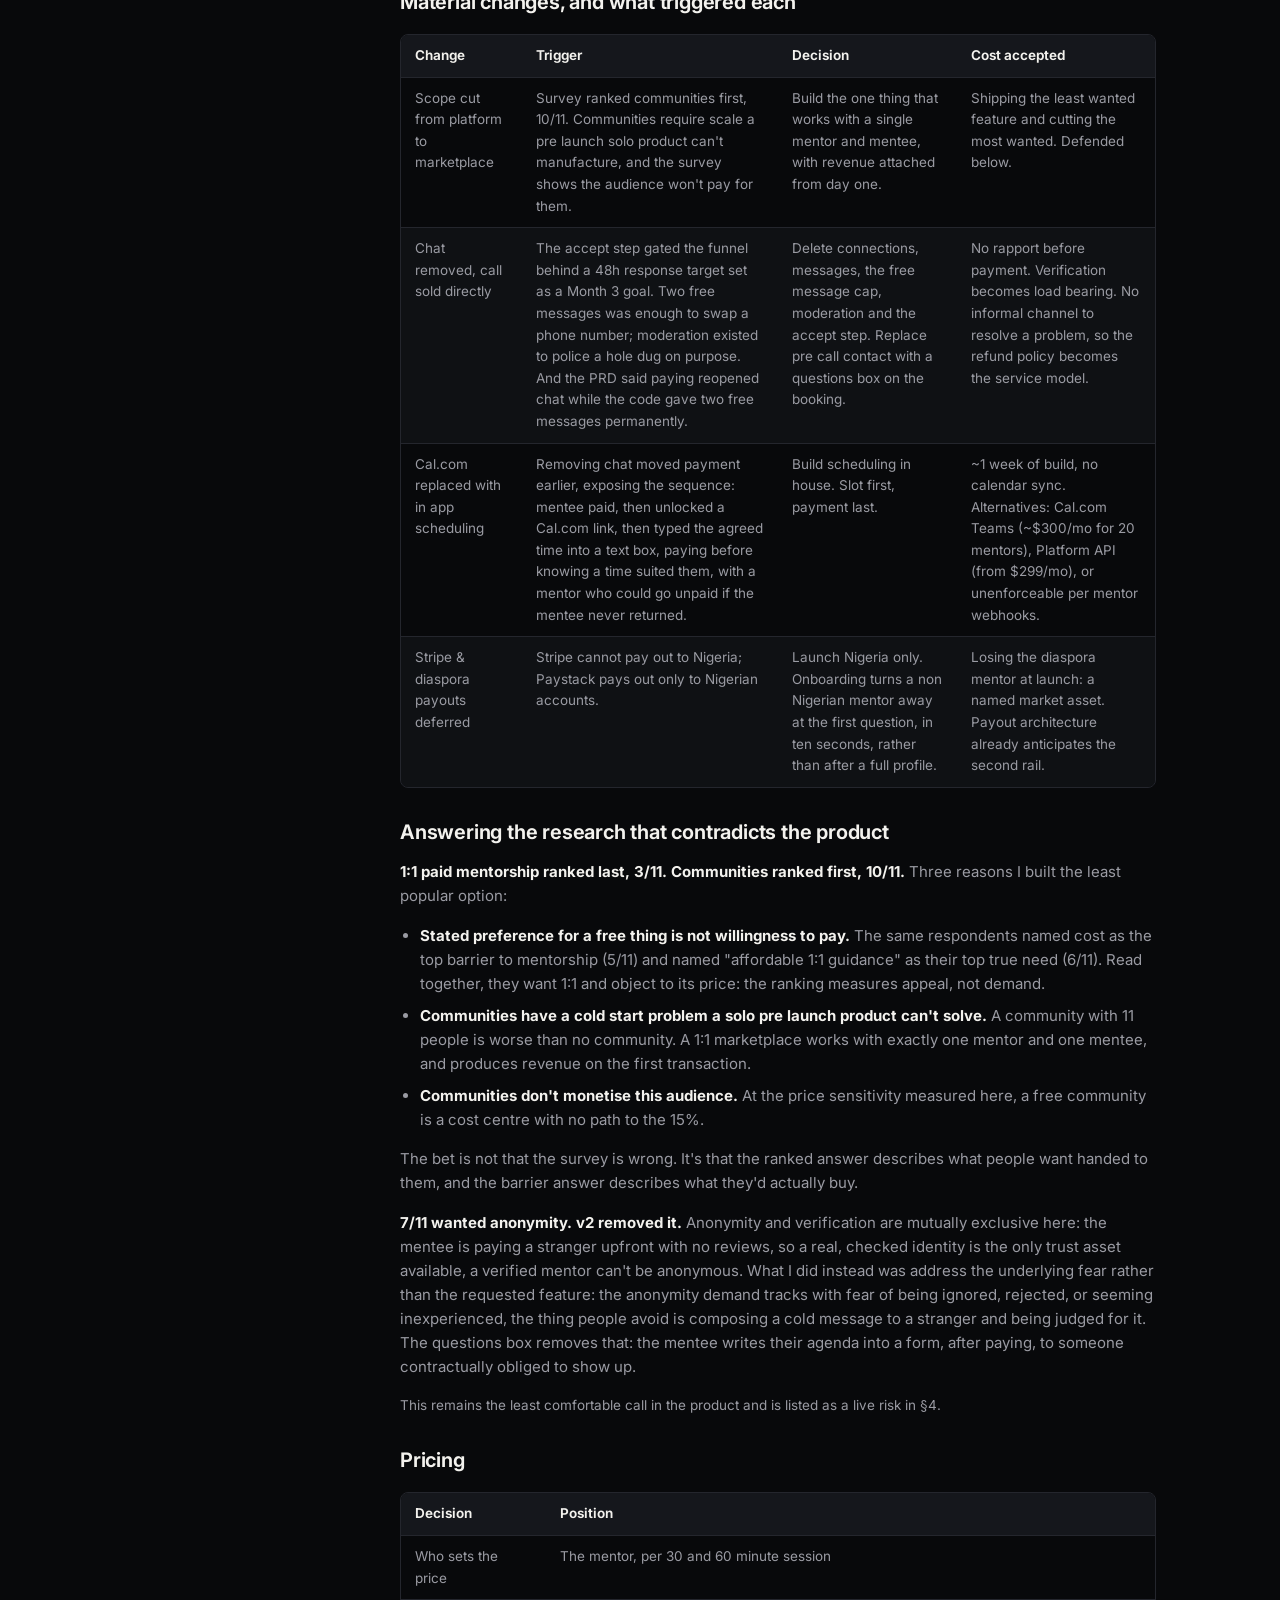
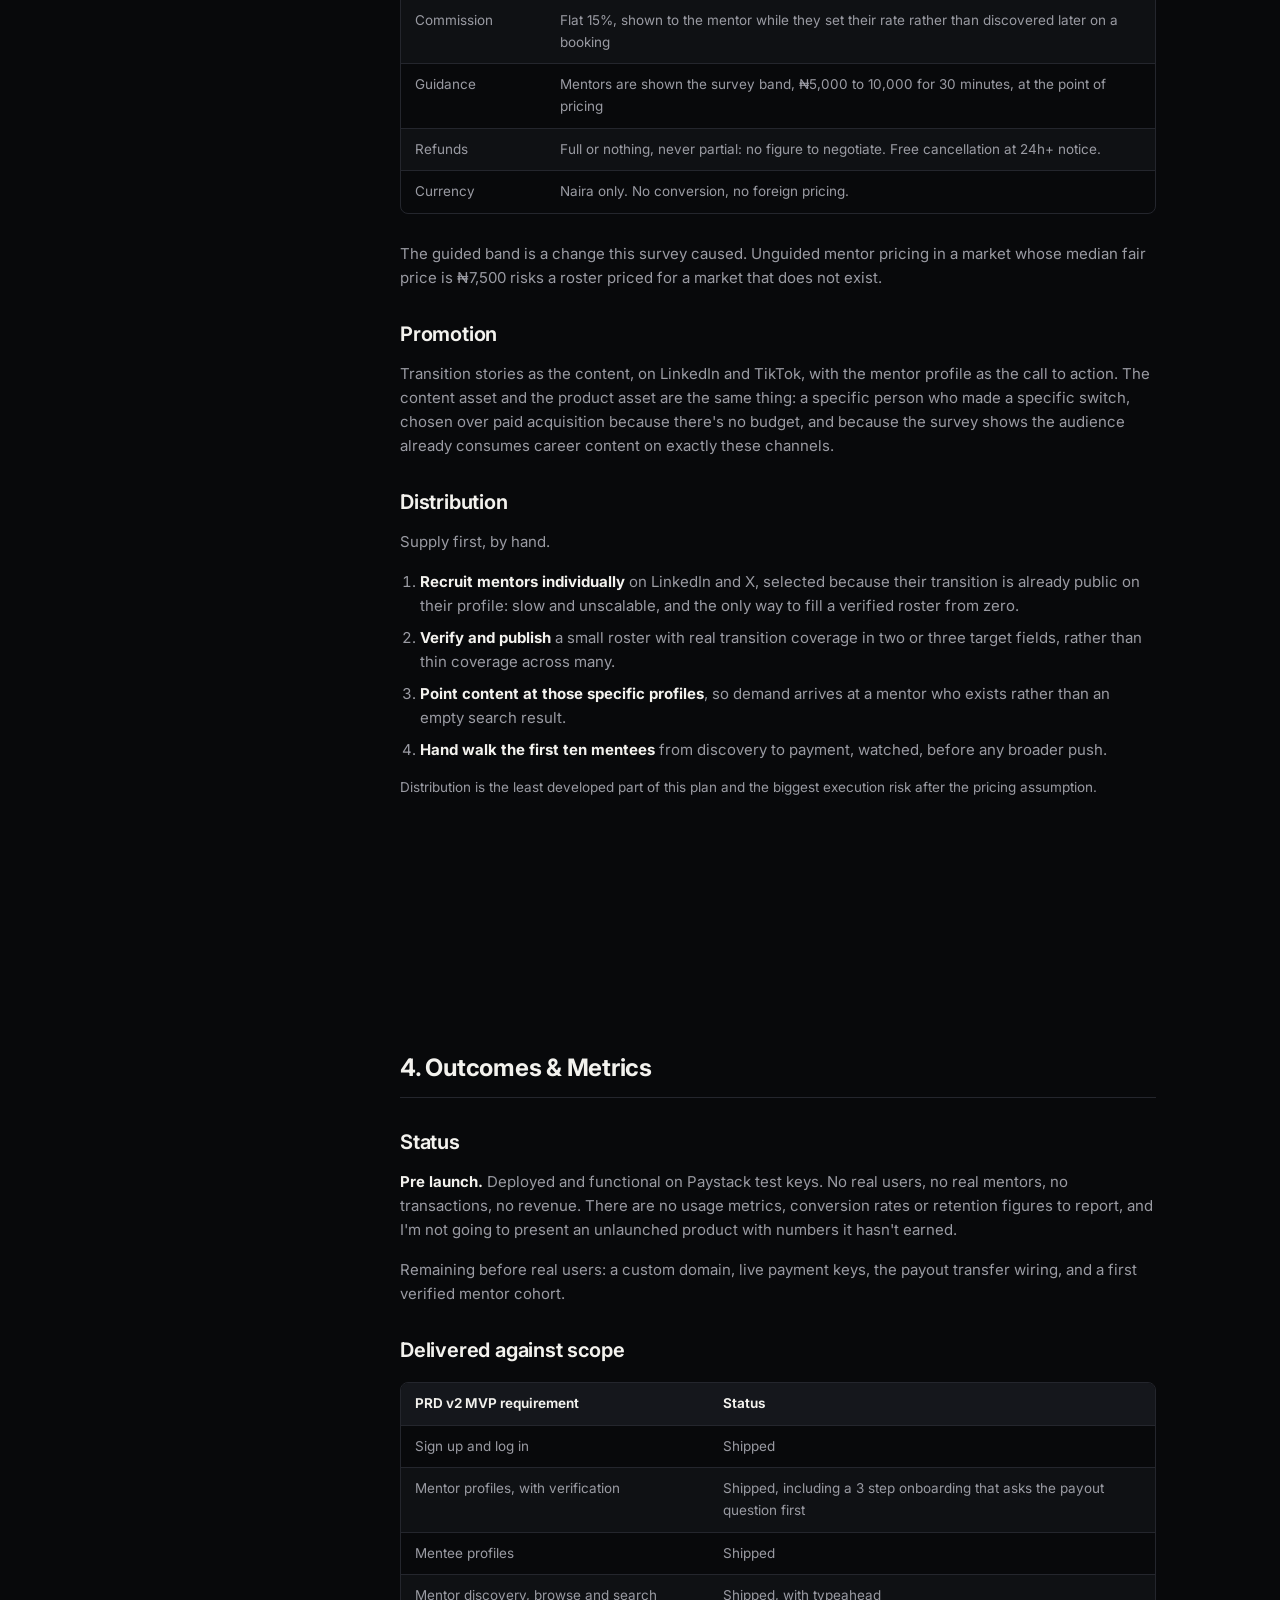
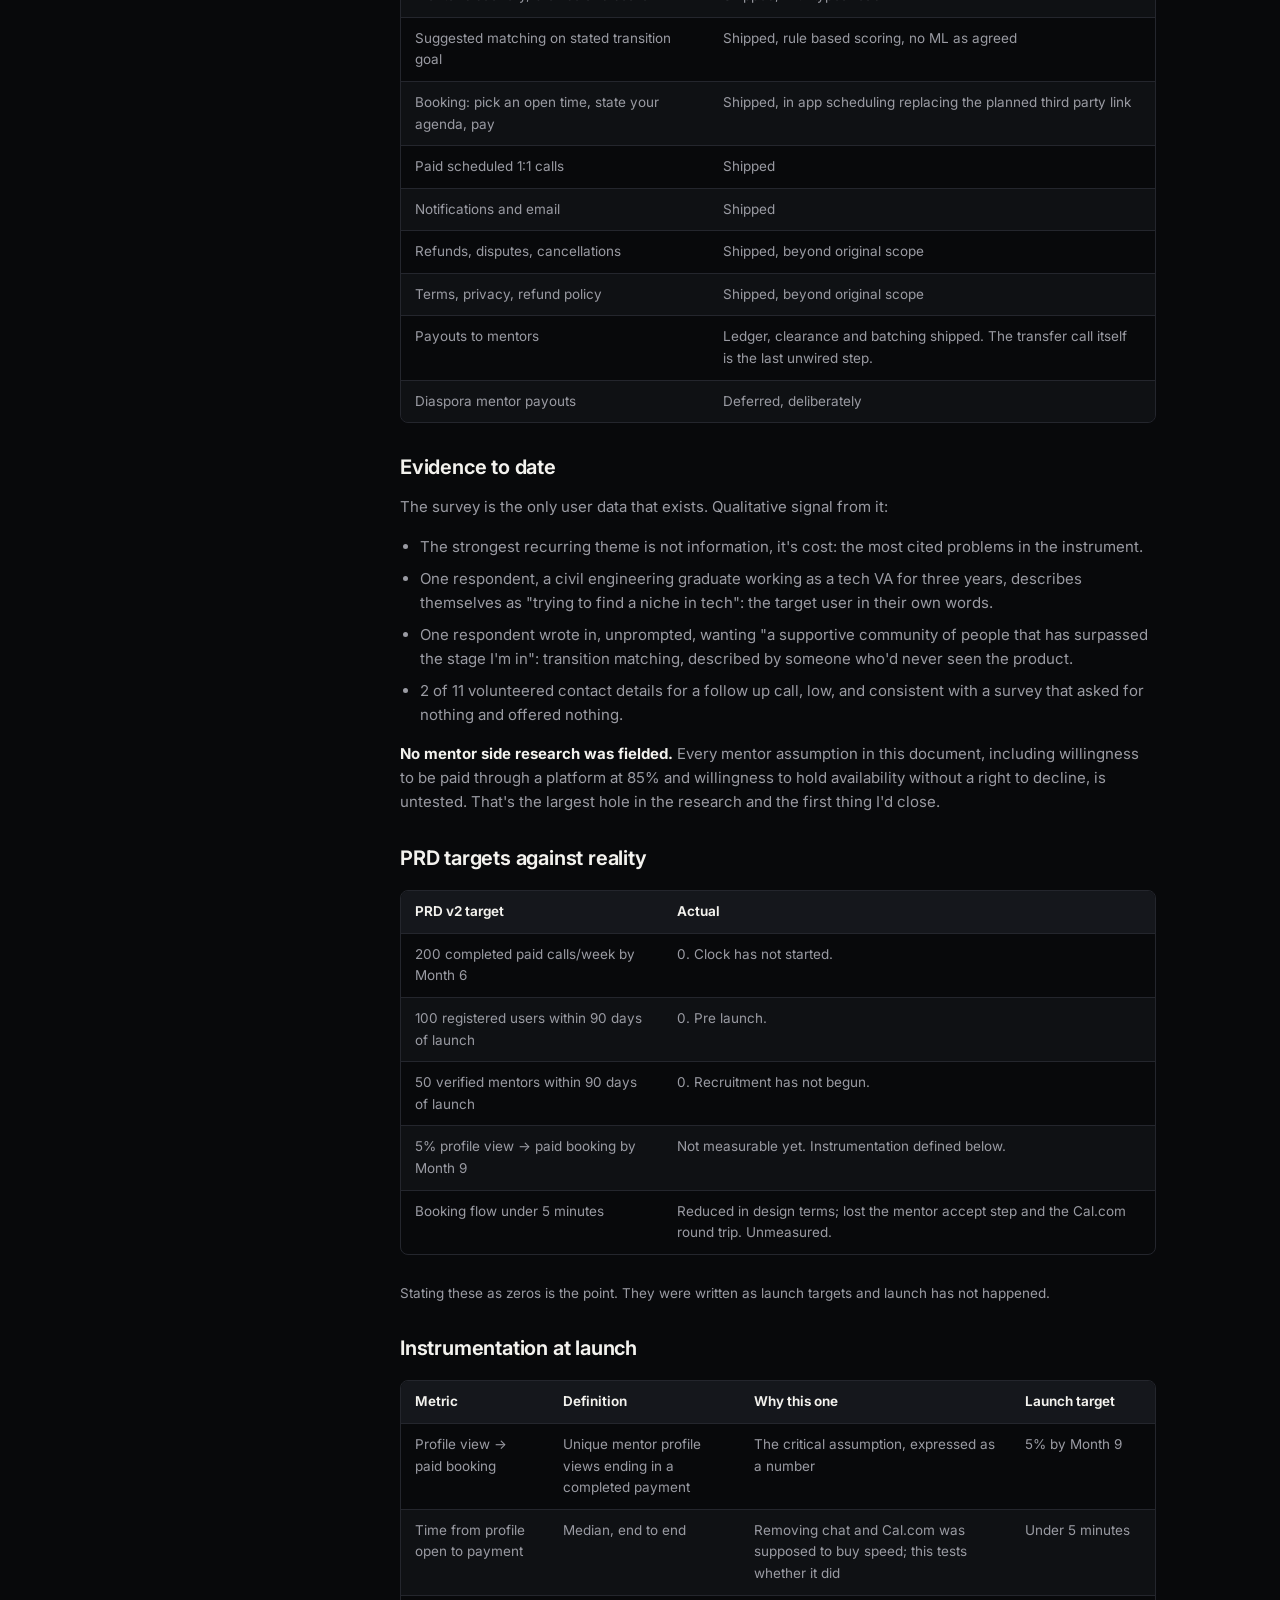
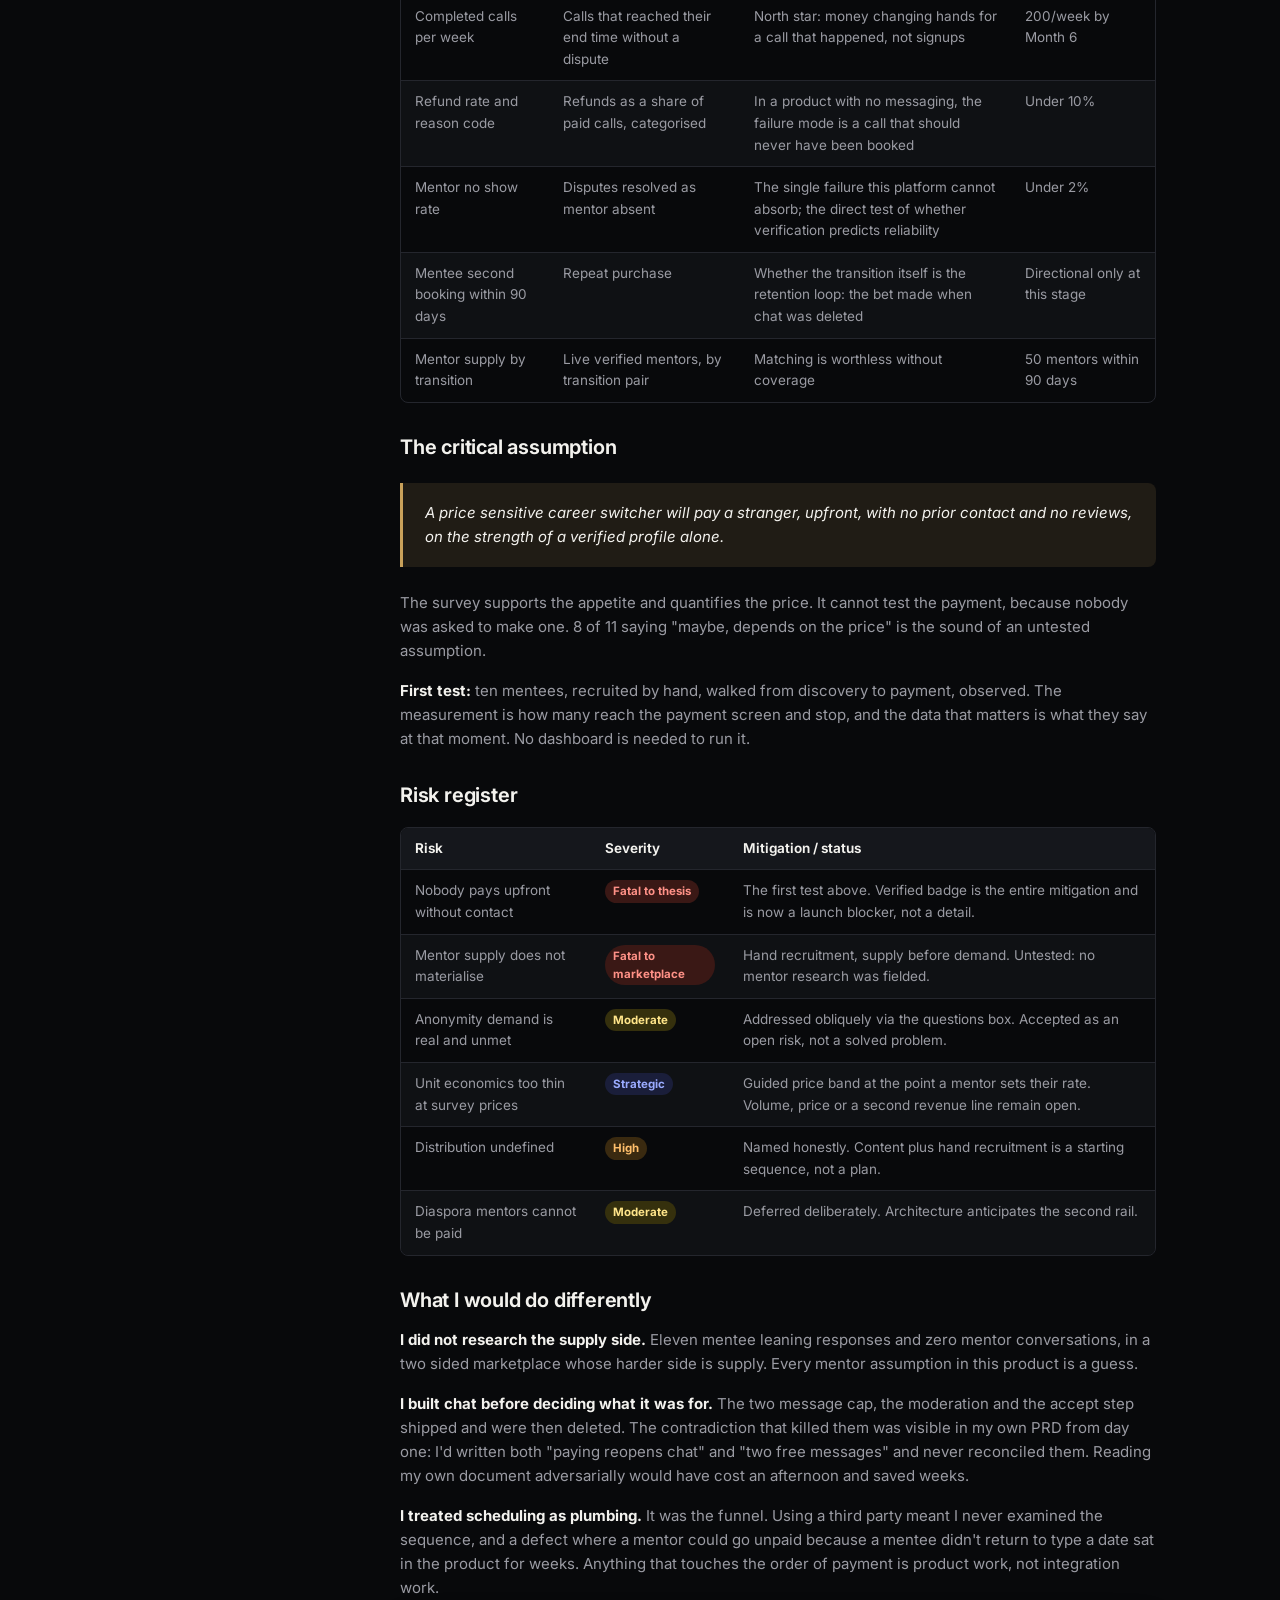
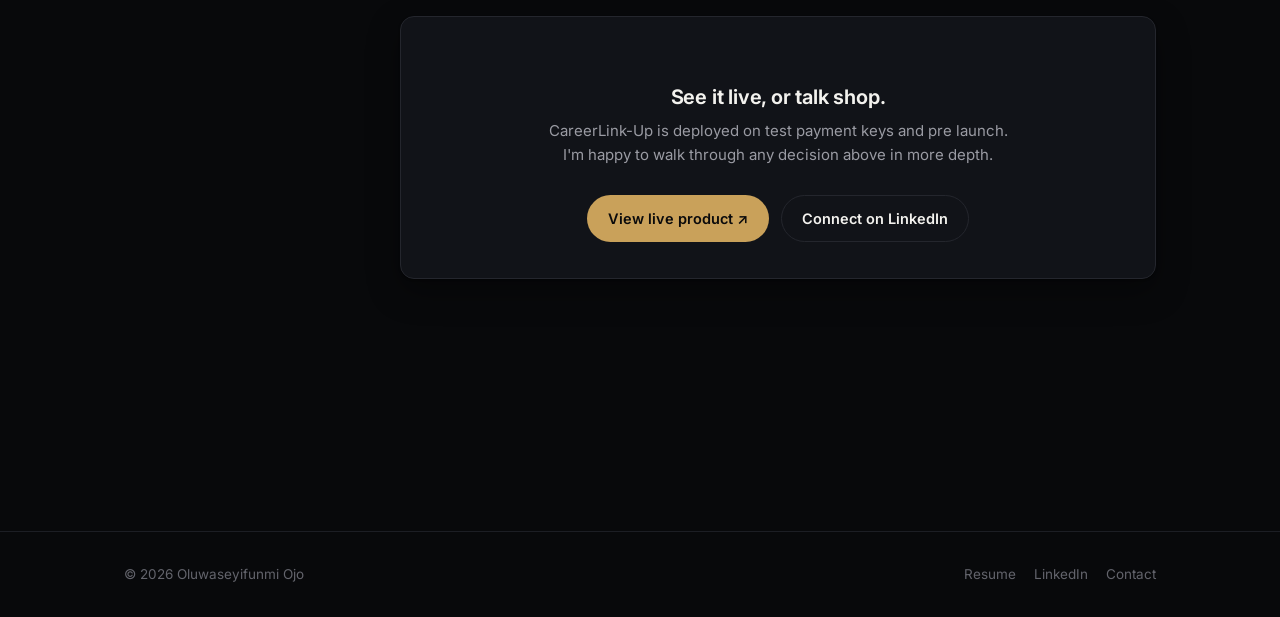
<file: careerlinkup.html>
<!doctype html>
<html lang="en">
<head>
<meta charset="UTF-8" />
<meta name="viewport" content="width=device-width, initial-scale=1.0" />
<title>CareerLink-Up | Case Study | Oluwaseyifunmi Ojo</title>
<meta name="description" content="CareerLink-Up: a paid 1:1 mentorship marketplace matching Nigerian career switchers to mentors who made the same switch. Full case study by Oluwaseyifunmi Ojo, Product Manager." />
<link rel="icon" href="assets/favicon.svg" type="image/svg+xml" />
<link rel="preconnect" href="https://fonts.googleapis.com" />
<link rel="preconnect" href="https://fonts.gstatic.com" crossorigin />
<link href="https://fonts.googleapis.com/css2?family=Inter:wght@400;500;600;650;700;750&display=swap" rel="stylesheet" />
<link rel="stylesheet" href="style.css" />
</head>
<body>

<header class="site-header">
  <div class="container header-inner">
    <a href="index.html" class="logo">Oluwaseyifunmi <span>Ojo</span></a>
    <nav class="nav" id="siteNav">
      <a href="work.html">Work</a>
      <a href="about.html">About</a>
      <a href="experience.html">Experience</a>
      <a href="contact.html">Contact</a>
    </nav>
    <div class="header-actions">
      <a class="btn btn-ghost header-cta" href="work.html">View Projects</a>
      <a class="btn btn-resume header-cta resume-btn" href="assets/resume.pdf" target="_blank" rel="noopener">Resume <span class="arrow">→</span></a>
      <a class="btn btn-primary" href="contact.html">Contact</a>
      <button class="nav-toggle" id="navToggle" aria-label="Toggle menu">☰</button>
    </div>
  </div>
</header>

<main>

  <section class="cs-hero" style="position:relative; overflow:hidden;">
    <div class="scene-bg"></div>
    <div class="scene-grid"></div>
    <div class="network-scene" aria-hidden="true">
      <svg viewBox="0 0 1200 400" preserveAspectRatio="xMidYMid slice">
        <g stroke="var(--border)" stroke-width="1">
          <line class="orbit-path" x1="880" y1="60" x2="1020" y2="140" style="stroke-dasharray:0 200; animation:orbitDraw 1s var(--ease) 0.6s forwards"/>
          <line class="orbit-path" x1="1020" y1="140" x2="960" y2="260" style="stroke-dasharray:0 200; animation:orbitDraw 1s var(--ease) 0.85s forwards"/>
          <line class="orbit-path" x1="960" y1="260" x2="1120" y2="300" style="stroke-dasharray:0 200; animation:orbitDraw 1s var(--ease) 1.1s forwards"/>
          <line class="orbit-path" x1="880" y1="60" x2="780" y2="180" style="stroke-dasharray:0 200; animation:orbitDraw 1s var(--ease) 1.35s forwards"/>
        </g>
        <circle class="node-dot" cx="880" cy="60" r="4" style="animation-delay:0.5s"/>
        <circle class="node-dot" cx="1020" cy="140" r="3.5" style="animation-delay:0.75s"/>
        <circle class="node-dot" cx="960" cy="260" r="4" style="animation-delay:1s"/>
        <circle class="node-dot" cx="1120" cy="300" r="3" style="animation-delay:1.25s"/>
        <circle class="node-dot" cx="780" cy="180" r="3" style="animation-delay:1.5s"/>
      </svg>
    </div>
    <div class="container" style="position:relative; z-index:2;">
      <a href="work.html" class="cs-back">← Back to case studies</a>
      <p class="eyebrow">Case Study · 0→1 Marketplace</p>
      <h1>CareerLink-Up</h1>
      <p class="lead">A paid 1:1 mentorship marketplace matching career switchers to mentors who made the same switch. Nigeria first, diaspora mentors.</p>
      <p style="font-size:14.5px; color:var(--text-faint); margin-top:-6px;">Oluwaseyifunmi Ojo, Product Manager · April to September 2026</p>

      <div class="cs-meta-grid">
        <div class="cs-meta-item"><div class="k">Role</div><div class="v">Product Manager and sole builder: research, PRD, scope, pricing, design direction, build</div></div>
        <div class="cs-meta-item"><div class="k">Team</div><div class="v">One. Not an engineer: code produced by directing an AI coding agent against reviewed decisions</div></div>
        <div class="cs-meta-item"><div class="k">Timeline</div><div class="v">Survey Apr 2026 · PRD v1 Jul · PRD v2 &amp; build Aug · Pre launch Sep 2026</div></div>
        <div class="cs-meta-item"><div class="k">Status</div><div class="v">Deployed, on test payment keys. Not open to users. No revenue, no live metrics.</div></div>
        <div class="cs-meta-item"><div class="k">Model</div><div class="v">No free tier. Mentor set rates. 15% platform commission.</div></div>
        <div class="cs-meta-item"><div class="k">Stack</div><div class="v">Next.js 16, Supabase (Postgres, Auth, Storage, RLS), Paystack, Resend, Vercel</div></div>
      </div>

      <div class="cs-hero-actions">
        <a class="btn btn-primary" href="https://careerlinkup.vercel.app/" target="_blank" rel="noopener">View live product ↗</a>
        <a class="btn btn-ghost" href="https://drive.google.com/drive/folders/1rsoXN08dZV2S61ZEtlMiGygHDxHKz-pT?usp=sharing" target="_blank" rel="noopener">View Doc ↗</a>
        <a class="btn btn-ghost" href="https://www.linkedin.com/in/oluwaseyifunmi-ojo/" target="_blank" rel="noopener">Ask me about it</a>
      </div>

      <div class="tldr-box">
        <div class="tldr-title">TL;DR</div>
        <div class="tldr-row"><span class="tldr-label">Problem</span><span>Career switchers get advice built for people already in the field. The people who have the exact transition, often diaspora mentors, are reachable only through cold DMs they have every reason to ignore.</span></div>
        <div class="tldr-row"><span class="tldr-label">Decision</span><span>Build a paid 1:1 marketplace indexed by the transition itself, not job title, with manual mentor verification standing in for the reviews a pre-launch product doesn't have.</span></div>
        <div class="tldr-row"><span class="tldr-label">What I cut</span><span>Career communities (10/11 votes, the most requested feature) and anonymity (7/11 wanted it), both after evidence showed they'd undermine or fail to monetize the core product.</span></div>
        <div class="tldr-row"><span class="tldr-label">Status</span><span>Deployed on Paystack test keys. Pre-launch: no real users, no mentors onboarded, no revenue yet.</span></div>
        <div class="tldr-row"><span class="tldr-label">Key risk</span><span>Untested: will a price-sensitive switcher pay a stranger upfront with no prior contact and no reviews, on a verified profile alone?</span></div>
      </div>
    </div>
  </section>

  <div class="container cs-body">
    <aside class="cs-toc">
      <div class="toc-title">On this page</div>
      <a href="#problem">1. Problem Definition</a>
      <a href="#solution">2. Solution Approach</a>
      <a href="#execution">3. Execution &amp; Iteration</a>
      <a href="#outcomes">4. Outcomes &amp; Metrics</a>
    </aside>

    <div class="cs-content">

      <!-- 1. PROBLEM DEFINITION -->
      <section class="cs-section" id="problem">
        <h2>1. Problem Definition</h2>

        <h3>The need</h3>
        <p>Career switchers receive advice built for people already inside the field. Someone moving from nursing into UX does not need a UX career guide; they need to know how a nursing CV is read by a design hiring manager, which experience transfers, and how long the switch honestly took someone who made it. The people who know are switchers one step ahead, frequently Nigerians in the diaspora, and they are reachable only through unstructured DMs they have every reason to ignore.</p>

        <h3>Primary research</h3>
        <div class="table-wrap"><table>
          <tbody>
            <tr><td><strong>Instrument</strong></td><td>Quick Career Guidance Survey, Google Forms, 14 questions</td></tr>
            <tr><td><strong>Fielded</strong></td><td>12 to 20 April 2026</td></tr>
            <tr><td><strong>Responses</strong></td><td>11</td></tr>
            <tr><td><strong>Composition</strong></td><td>4 career switchers, 4 experienced professionals/mentors, 2 early professionals, 1 student</td></tr>
            <tr><td><strong>Fields represented</strong></td><td>Tech, IT, design, graphic design, digital marketing, marketing, HR, hospitality (x2), fashion, education</td></tr>
            <tr><td><strong>Limitation</strong></td><td>n of 11 is directional, not significant. Convenience sample, Nigeria weighted, self selected. Every number below is reported as a count, not a percentage, for that reason.</td></tr>
          </tbody>
        </table></div>

        <h3>What it found</h3>
        <div class="table-wrap"><table>
          <thead><tr><th>Finding</th><th>Evidence</th><th>Product implication</th></tr></thead>
          <tbody>
            <tr><td>Current provision is failing, but not catastrophically</td><td>Mean satisfaction 2.7/5. 8 of 11 scored ≤3. 3 scored the floor. Nobody scored 5.</td><td>Real dissatisfaction, no burning platform. The product has to earn a switch, not catch a stampede.</td></tr>
            <tr><td>Cost is the #1 barrier to mentorship</td><td>"Can't afford paid mentorship" most cited barrier, 5/11. "Too expensive or hard to access" most cited frustration, 3/11.</td><td>Price point is the primary design constraint, ahead of features.</td></tr>
            <tr><td>The need they name is affordable 1:1 guidance</td><td>Top selected true need: "access to affordable 1:1 guidance from industry professionals," 6/11.</td><td>The proposition is right. The qualifier is the whole problem.</td></tr>
            <tr><td>Almost nobody refuses to pay, and almost nobody commits</td><td>8/11 said "maybe, depends on the price." 2 said yes. 1 said no.</td><td>Willingness to pay exists and is entirely price conditional: the single most important number in the survey.</td></tr>
            <tr><td>The fair price is low</td><td>Of 10 who would/might pay: 4 said ₦15,000 to 20,000, 4 said ₦5,000 to 10,000, 2 said ₦3,000 to 5,000.</td><td>Median band ₦5,000 to ₦10,000 per 30 minutes, which drives the unit economics in §2.</td></tr>
            <tr><td>Nobody uses a mentorship platform today</td><td>Current sources: YouTube/podcasts 6, friends/family 5, ChatGPT etc. 5, a personal mentor 4, LinkedIn 3, forums 1. Zero mentions of any mentorship platform.</td><td>The competitor is free, not another marketplace.</td></tr>
            <tr><td>Mentorship is familiar, not novel</td><td>8/11 have had a mentor. The remaining 3 are actively looking. Nobody has never had one.</td><td>No category education needed. The gap is access, not awareness.</td></tr>
            <tr><td>Social fear is a real secondary barrier</td><td>"Afraid of being ignored or rejected" 2, "don't want to seem needy or inexperienced" 2, plus intimidation cited as a frustration. 7/11 wanted anonymity.</td><td>Cold outreach is what people avoid. Whatever replaces it must not require composing an opener to a stranger.</td></tr>
          </tbody>
        </table></div>

        <h3>Target market</h3>
        <div class="table-wrap"><table>
          <thead><tr><th>Segment</th><th>Profile</th><th>What they're buying</th></tr></thead>
          <tbody>
            <tr><td>Mentee: the switcher</td><td>21 to 35, Nigeria, university/bootcamp educated, entry to mid income, actively switching rather than exploring</td><td>A realistic picture of the specific switch from someone who made it</td></tr>
            <tr><td>Mentor: local &amp; diaspora</td><td>28 to 45, mid to senior, Nigeria plus UK/US/Canada, with a completed transition of their own</td><td>Bounded, paid, structured mentoring instead of unpaid DMs</td></tr>
          </tbody>
        </table></div>
        <p>The diaspora mentor is the supply side asset no general platform indexes: the transition is the credential, and nobody is cataloguing it.</p>

        <h3>Competitive landscape</h3>
        <p style="font-size:13.5px; color:var(--text-faint);">Named platforms below are my own market analysis, not research I fielded.</p>
        <div class="table-wrap"><table>
          <thead><tr><th>Competitor</th><th>Model</th><th>Strength</th><th>Gap CareerLink-Up targets</th></tr></thead>
          <tbody>
            <tr><td>LinkedIn DMs</td><td>Free</td><td>The mentors are genuinely there</td><td>No structure, no obligation to reply; the survey shows people are afraid to send the message.</td></tr>
            <tr><td>ADPList</td><td>Free 1:1 at scale</td><td>Enormous supply, no cost objection</td><td>Free means unreliable attendance and no obligation. Global/tech weighted, indexed by role, not transition.</td></tr>
            <tr><td>Topmate &amp; similar</td><td>Paid per session, platform cut</td><td>Works in Nigeria, simple</td><td>A booking utility for an existing audience. No discovery, no verification, no matching.</td></tr>
            <tr><td>MentorCruise</td><td>Paid, largely subscription</td><td>Serious, vetted, long engagements</td><td>Priced for Western salaries: out of reach of a market whose median fair price is ₦5,000 to 10,000.</td></tr>
          </tbody>
        </table></div>
        <div class="callout"><p>Everything free is generic or unreliable. Everything reliable is priced for another market or requires an audience the mentee doesn't have. CareerLink-Up occupies one square: paid, verified, and indexed by the transition rather than the job title.</p></div>

        <h3>Environmental constraints</h3>
        <div class="table-wrap"><table>
          <thead><tr><th>Constraint</th><th>Consequence</th></tr></thead>
          <tbody>
            <tr><td>Stripe cannot pay out to Nigeria; Paystack pays out only to Nigerian bank accounts</td><td>No single payment rail serves both local and diaspora mentors, which forces a choice at MVP.</td></tr>
            <tr><td>Acute price sensitivity</td><td>A 15% take on a ₦7,500 session is ₦1,125. Volume, not margin.</td></tr>
            <tr><td>Zero reviews, zero reputation at launch</td><td>Trust has to come from somewhere other than social proof.</td></tr>
            <tr><td>Solo builder, no budget</td><td>Anything with a per seat monthly cost is out. Anything requiring a second person is out.</td></tr>
          </tbody>
        </table></div>
      </section>

      <!-- 2. SOLUTION APPROACH -->
      <section class="cs-section" id="solution">
        <h2>2. Solution Approach</h2>

        <h3>Proposition</h3>
        <p>A career switcher browses verified mentors indexed by the transition they made, picks a real open time, writes what they want to discuss, and pays. The mentor arrives already knowing the agenda. There is no messaging in the product, before or after.</p>

        <h3>Core features</h3>
        <div class="table-wrap"><table>
          <thead><tr><th>Feature</th><th>What it does</th><th>Research it answers</th></tr></thead>
          <tbody>
            <tr><td>Transition indexed profiles</td><td>The career switch is the loudest element on the profile and the primary search axis, not the current job title</td><td>"Advice is too generic and not specific to my situation"</td></tr>
            <tr><td>Manual mentor verification</td><td>Every mentor submits LinkedIn or documentary evidence of the transition claimed; admin reviews before going live, 48h target; verified status shown to mentees</td><td>Trust substitute in a market with no reviews: load bearing, see §3</td></tr>
            <tr><td>Discovery &amp; rule based matching</td><td>Personalised shortlist scored on industry, target role and goal keywords, plus full roster and typeahead search. Never returns empty.</td><td>"I don't know where to look"</td></tr>
            <tr><td>In app scheduling</td><td>Mentor sets weekly availability in their own timezone; mentee sees real open slots in theirs; double booking prevented in the database</td><td>Removes third party dependency and the payment sequencing bug, see §3</td></tr>
            <tr><td>Questions box at booking</td><td>Mentee writes their agenda as part of booking; reaches the mentor by email and notification</td><td>"I don't know what questions to even ask" + the social fear finding: no cold opener to compose</td></tr>
            <tr><td>Paystack checkout in naira</td><td>Local cards and transfers, priced in the mentee's own currency</td><td>Market fit at the payment layer</td></tr>
            <tr><td>Held earnings &amp; refunds</td><td>Mentor earnings held 72h after a call; published refund policy, in product cancellation, dispute route, admin review with real refunds</td><td>The only recourse channel in a product with no messaging</td></tr>
          </tbody>
        </table></div>

        <h3>Business model &amp; unit economics</h3>
        <p>Mentor sets their own rate. The platform takes 15%. Mentors are shown the commission while they price, and, as a change prompted by this survey, the survey price band alongside it, so a mentor doesn't price themselves out of the market their mentees actually live in.</p>
        <div class="table-wrap"><table>
          <thead><tr><th>Session price</th><th>Mentor keeps (85%)</th><th>Platform gross (15%)</th><th>Platform net after ~1.5% + ₦100 processing</th></tr></thead>
          <tbody>
            <tr><td>₦3,000</td><td>₦2,550</td><td>₦450</td><td>~₦305</td></tr>
            <tr><td>₦5,000</td><td>₦4,250</td><td>₦750</td><td>~₦575</td></tr>
            <tr><td>₦7,500 (survey midpoint)</td><td>₦6,375</td><td>₦1,125</td><td>~₦912</td></tr>
            <tr><td>₦10,000</td><td>₦8,500</td><td>₦1,500</td><td>~₦1,250</td></tr>
            <tr><td>₦20,000</td><td>₦17,000</td><td>₦3,000</td><td>~₦2,600</td></tr>
          </tbody>
        </table></div>
        <p style="font-size:13px; color:var(--text-faint);">Processing figures are Paystack local card rates and should be confirmed before publishing.</p>
        <div class="callout"><p>The honest read: at the north star of 200 completed calls/week and a ₦7,500 average, gross commission is roughly ₦975,000/month before processing: a proof of thesis, not yet a business. The MVP exists to establish that switchers will pay for transition matched mentorship at all. Price, volume and a second revenue line are the questions after that, not before.</p></div>

        <h3>Technology &amp; architecture</h3>
        <div class="table-wrap"><table>
          <thead><tr><th>Layer</th><th>Choice</th><th>Reason</th></tr></thead>
          <tbody>
            <tr><td>Framework</td><td>Next.js 16, App Router, server components/actions</td><td>Authorization runs on the server by default: nothing sensitive ships to the browser</td></tr>
            <tr><td>Data &amp; auth</td><td>Supabase Postgres with row level security</td><td>The security model lives in the database, so it holds even if application code is wrong</td></tr>
            <tr><td>Business rules</td><td>Postgres triggers and security definer functions</td><td>Booking state transitions, availability replacement, privilege checks enforced in the database, not the app</td></tr>
            <tr><td>Payments in</td><td>Paystack Checkout, naira</td><td>Only viable rail for Nigerian cards and transfers</td></tr>
            <tr><td>Payments out</td><td>Paystack Transfers, batched; dual rail design reserved for Stripe</td><td>Mentor earnings ledger, 72h clearance, periodic batch payout</td></tr>
            <tr><td>Email</td><td>Resend</td><td>Booking confirmations, cancellations, reminders, admin alerts</td></tr>
            <tr><td>Background jobs</td><td>Vercel cron</td><td>Call completion, earnings clearance, payout batching, expired slot holds</td></tr>
            <tr><td>Hosting</td><td>Vercel</td><td>Zero cost at this stage</td></tr>
          </tbody>
        </table></div>

        <p><strong>Two architectural decisions worth stating.</strong></p>
        <p><em>Correctness lives in the database.</em> A booking can only move between states the database allows, availability is replaced in a single transaction rather than a delete followed by an insert, and double booking is blocked by a constraint rather than a check in application code. With one person building and no QA team, the app is the layer most likely to be wrong, so the guarantees were put underneath it.</p>
        <p><em>Money is a ledger, not a column.</em> Every paid call writes a ledger entry recording gross, the 15% fee and mentor net, with its own lifecycle: pending → cleared after 72h → batched → paid. Refunds void the entry if it hasn't been paid out, and record a platform absorbed loss if it has. Financial state is reconstructable.</p>

        <div class="flow-stepper" style="margin-top:28px;">
          <div class="flow-node"><div class="dot"></div><span class="flabel">Pending</span></div>
          <div class="flow-line"></div>
          <div class="flow-node"><div class="dot"></div><span class="flabel">Cleared (72h)</span></div>
          <div class="flow-line"></div>
          <div class="flow-node"><div class="dot"></div><span class="flabel">Batched</span></div>
          <div class="flow-line"></div>
          <div class="flow-node"><div class="dot"></div><span class="flabel">Paid</span></div>
        </div>
        <p style="font-size:13px; color:var(--text-faint); margin-top:12px;">A call completes and its ledger entry opens pending. 72 hours later, with no dispute raised, it clears. Vercel cron sweeps cleared entries into a payout batch. Paystack Transfers settles the batch and marks each entry paid. A refund at any stage before payout voids the entry; after payout, it's recorded as a platform absorbed loss instead.</p>
      </section>

      <!-- 3. EXECUTION AND ITERATION -->
      <section class="cs-section" id="execution">
        <h2>3. Execution &amp; Iteration</h2>

        <h3>Timeline</h3>
        <div class="table-wrap"><table>
          <thead><tr><th>Date</th><th>Milestone</th></tr></thead>
          <tbody>
            <tr><td>April 2026</td><td>Survey fielded, 11 responses</td></tr>
            <tr><td>30 July 2026</td><td>PRD v1: broad platform: feed, communities, Q&amp;A, anonymity, AI roadmap, plus mentorship</td></tr>
            <tr><td>3 August 2026</td><td>Build starts</td></tr>
            <tr><td>Early August</td><td>v2 scope cut to profiles, discovery, matching, and paid 1:1 calls. Everything else out.</td></tr>
            <tr><td>Mid August</td><td>Chat, connections and the mentor accept step built and shipped</td></tr>
            <tr><td>19 August 2026</td><td>Chat removed entirely. Booking moves onto the mentor profile.</td></tr>
            <tr><td>Late August</td><td>Cal.com replaced with in app scheduling</td></tr>
            <tr><td>Late August</td><td>Privilege escalation and paywall bypass closed. Terms, privacy and refund policy published.</td></tr>
            <tr><td>Early September</td><td>Mobile, payment integrity, cancellation flow, transactional email</td></tr>
            <tr><td>16 September 2026</td><td>Pre launch. 24 screens, 18 database migrations, 6 background jobs, 63 commits.</td></tr>
          </tbody>
        </table></div>

        <h3>Material changes, and what triggered each</h3>
        <div class="table-wrap"><table>
          <thead><tr><th>Change</th><th>Trigger</th><th>Decision</th><th>Cost accepted</th></tr></thead>
          <tbody>
            <tr><td>Scope cut from platform to marketplace</td><td>Survey ranked communities first, 10/11. Communities require scale a pre launch solo product can't manufacture, and the survey shows the audience won't pay for them.</td><td>Build the one thing that works with a single mentor and mentee, with revenue attached from day one.</td><td>Shipping the least wanted feature and cutting the most wanted. Defended below.</td></tr>
            <tr><td>Chat removed, call sold directly</td><td>The accept step gated the funnel behind a 48h response target set as a Month 3 goal. Two free messages was enough to swap a phone number; moderation existed to police a hole dug on purpose. And the PRD said paying reopened chat while the code gave two free messages permanently.</td><td>Delete connections, messages, the free message cap, moderation and the accept step. Replace pre call contact with a questions box on the booking.</td><td>No rapport before payment. Verification becomes load bearing. No informal channel to resolve a problem, so the refund policy becomes the service model.</td></tr>
            <tr><td>Cal.com replaced with in app scheduling</td><td>Removing chat moved payment earlier, exposing the sequence: mentee paid, then unlocked a Cal.com link, then typed the agreed time into a text box, paying before knowing a time suited them, with a mentor who could go unpaid if the mentee never returned.</td><td>Build scheduling in house. Slot first, payment last.</td><td>~1 week of build, no calendar sync. Alternatives: Cal.com Teams (~$300/mo for 20 mentors), Platform API (from $299/mo), or unenforceable per mentor webhooks.</td></tr>
            <tr><td>Stripe &amp; diaspora payouts deferred</td><td>Stripe cannot pay out to Nigeria; Paystack pays out only to Nigerian accounts.</td><td>Launch Nigeria only. Onboarding turns a non Nigerian mentor away at the first question, in ten seconds, rather than after a full profile.</td><td>Losing the diaspora mentor at launch: a named market asset. Payout architecture already anticipates the second rail.</td></tr>
          </tbody>
        </table></div>

        <h3>Answering the research that contradicts the product</h3>
        <p><strong>1:1 paid mentorship ranked last, 3/11. Communities ranked first, 10/11.</strong> Three reasons I built the least popular option:</p>
        <ul>
          <li><strong>Stated preference for a free thing is not willingness to pay.</strong> The same respondents named cost as the top barrier to mentorship (5/11) and named "affordable 1:1 guidance" as their top true need (6/11). Read together, they want 1:1 and object to its price: the ranking measures appeal, not demand.</li>
          <li><strong>Communities have a cold start problem a solo pre launch product can't solve.</strong> A community with 11 people is worse than no community. A 1:1 marketplace works with exactly one mentor and one mentee, and produces revenue on the first transaction.</li>
          <li><strong>Communities don't monetise this audience.</strong> At the price sensitivity measured here, a free community is a cost centre with no path to the 15%.</li>
        </ul>
        <p>The bet is not that the survey is wrong. It's that the ranked answer describes what people want handed to them, and the barrier answer describes what they'd actually buy.</p>

        <p><strong>7/11 wanted anonymity. v2 removed it.</strong> Anonymity and verification are mutually exclusive here: the mentee is paying a stranger upfront with no reviews, so a real, checked identity is the only trust asset available, a verified mentor can't be anonymous. What I did instead was address the underlying fear rather than the requested feature: the anonymity demand tracks with fear of being ignored, rejected, or seeming inexperienced, the thing people avoid is composing a cold message to a stranger and being judged for it. The questions box removes that: the mentee writes their agenda into a form, after paying, to someone contractually obliged to show up.</p>
        <p style="font-size:13.5px;">This remains the least comfortable call in the product and is listed as a live risk in §4.</p>

        <h3>Pricing</h3>
        <div class="table-wrap"><table>
          <thead><tr><th>Decision</th><th>Position</th></tr></thead>
          <tbody>
            <tr><td>Who sets the price</td><td>The mentor, per 30 and 60 minute session</td></tr>
            <tr><td>Commission</td><td>Flat 15%, shown to the mentor while they set their rate rather than discovered later on a booking</td></tr>
            <tr><td>Guidance</td><td>Mentors are shown the survey band, ₦5,000 to 10,000 for 30 minutes, at the point of pricing</td></tr>
            <tr><td>Refunds</td><td>Full or nothing, never partial: no figure to negotiate. Free cancellation at 24h+ notice.</td></tr>
            <tr><td>Currency</td><td>Naira only. No conversion, no foreign pricing.</td></tr>
          </tbody>
        </table></div>
        <p>The guided band is a change this survey caused. Unguided mentor pricing in a market whose median fair price is ₦7,500 risks a roster priced for a market that does not exist.</p>

        <h3>Promotion</h3>
        <p>Transition stories as the content, on LinkedIn and TikTok, with the mentor profile as the call to action. The content asset and the product asset are the same thing: a specific person who made a specific switch, chosen over paid acquisition because there's no budget, and because the survey shows the audience already consumes career content on exactly these channels.</p>

        <h3>Distribution</h3>
        <p>Supply first, by hand.</p>
        <ol>
          <li><strong>Recruit mentors individually</strong> on LinkedIn and X, selected because their transition is already public on their profile: slow and unscalable, and the only way to fill a verified roster from zero.</li>
          <li><strong>Verify and publish</strong> a small roster with real transition coverage in two or three target fields, rather than thin coverage across many.</li>
          <li><strong>Point content at those specific profiles</strong>, so demand arrives at a mentor who exists rather than an empty search result.</li>
          <li><strong>Hand walk the first ten mentees</strong> from discovery to payment, watched, before any broader push.</li>
        </ol>
        <p style="font-size:13.5px;">Distribution is the least developed part of this plan and the biggest execution risk after the pricing assumption.</p>
      </section>

      <!-- 4. OUTCOMES AND METRICS -->
      <section class="cs-section" id="outcomes">
        <h2>4. Outcomes &amp; Metrics</h2>

        <h3>Status</h3>
        <p><strong>Pre launch.</strong> Deployed and functional on Paystack test keys. No real users, no real mentors, no transactions, no revenue. There are no usage metrics, conversion rates or retention figures to report, and I'm not going to present an unlaunched product with numbers it hasn't earned.</p>
        <p>Remaining before real users: a custom domain, live payment keys, the payout transfer wiring, and a first verified mentor cohort.</p>

        <h3>Delivered against scope</h3>
        <div class="table-wrap"><table>
          <thead><tr><th>PRD v2 MVP requirement</th><th>Status</th></tr></thead>
          <tbody>
            <tr><td>Sign up and log in</td><td>Shipped</td></tr>
            <tr><td>Mentor profiles, with verification</td><td>Shipped, including a 3 step onboarding that asks the payout question first</td></tr>
            <tr><td>Mentee profiles</td><td>Shipped</td></tr>
            <tr><td>Mentor discovery, browse and search</td><td>Shipped, with typeahead</td></tr>
            <tr><td>Suggested matching on stated transition goal</td><td>Shipped, rule based scoring, no ML as agreed</td></tr>
            <tr><td>Booking: pick an open time, state your agenda, pay</td><td>Shipped, in app scheduling replacing the planned third party link</td></tr>
            <tr><td>Paid scheduled 1:1 calls</td><td>Shipped</td></tr>
            <tr><td>Notifications and email</td><td>Shipped</td></tr>
            <tr><td>Refunds, disputes, cancellations</td><td>Shipped, beyond original scope</td></tr>
            <tr><td>Terms, privacy, refund policy</td><td>Shipped, beyond original scope</td></tr>
            <tr><td>Payouts to mentors</td><td>Ledger, clearance and batching shipped. The transfer call itself is the last unwired step.</td></tr>
            <tr><td>Diaspora mentor payouts</td><td>Deferred, deliberately</td></tr>
          </tbody>
        </table></div>

        <h3>Evidence to date</h3>
        <p>The survey is the only user data that exists. Qualitative signal from it:</p>
        <ul>
          <li>The strongest recurring theme is not information, it's cost: the most cited problems in the instrument.</li>
          <li>One respondent, a civil engineering graduate working as a tech VA for three years, describes themselves as "trying to find a niche in tech": the target user in their own words.</li>
          <li>One respondent wrote in, unprompted, wanting "a supportive community of people that has surpassed the stage I'm in": transition matching, described by someone who'd never seen the product.</li>
          <li>2 of 11 volunteered contact details for a follow up call, low, and consistent with a survey that asked for nothing and offered nothing.</li>
        </ul>
        <p><strong>No mentor side research was fielded.</strong> Every mentor assumption in this document, including willingness to be paid through a platform at 85% and willingness to hold availability without a right to decline, is untested. That's the largest hole in the research and the first thing I'd close.</p>

        <h3>PRD targets against reality</h3>
        <div class="table-wrap"><table>
          <thead><tr><th>PRD v2 target</th><th>Actual</th></tr></thead>
          <tbody>
            <tr><td>200 completed paid calls/week by Month 6</td><td>0. Clock has not started.</td></tr>
            <tr><td>100 registered users within 90 days of launch</td><td>0. Pre launch.</td></tr>
            <tr><td>50 verified mentors within 90 days of launch</td><td>0. Recruitment has not begun.</td></tr>
            <tr><td>5% profile view → paid booking by Month 9</td><td>Not measurable yet. Instrumentation defined below.</td></tr>
            <tr><td>Booking flow under 5 minutes</td><td>Reduced in design terms; lost the mentor accept step and the Cal.com round trip. Unmeasured.</td></tr>
          </tbody>
        </table></div>
        <p style="font-size:13.5px;">Stating these as zeros is the point. They were written as launch targets and launch has not happened.</p>

        <h3>Instrumentation at launch</h3>
        <div class="table-wrap"><table>
          <thead><tr><th>Metric</th><th>Definition</th><th>Why this one</th><th>Launch target</th></tr></thead>
          <tbody>
            <tr><td>Profile view → paid booking</td><td>Unique mentor profile views ending in a completed payment</td><td>The critical assumption, expressed as a number</td><td>5% by Month 9</td></tr>
            <tr><td>Time from profile open to payment</td><td>Median, end to end</td><td>Removing chat and Cal.com was supposed to buy speed; this tests whether it did</td><td>Under 5 minutes</td></tr>
            <tr><td>Completed calls per week</td><td>Calls that reached their end time without a dispute</td><td>North star: money changing hands for a call that happened, not signups</td><td>200/week by Month 6</td></tr>
            <tr><td>Refund rate and reason code</td><td>Refunds as a share of paid calls, categorised</td><td>In a product with no messaging, the failure mode is a call that should never have been booked</td><td>Under 10%</td></tr>
            <tr><td>Mentor no show rate</td><td>Disputes resolved as mentor absent</td><td>The single failure this platform cannot absorb; the direct test of whether verification predicts reliability</td><td>Under 2%</td></tr>
            <tr><td>Mentee second booking within 90 days</td><td>Repeat purchase</td><td>Whether the transition itself is the retention loop: the bet made when chat was deleted</td><td>Directional only at this stage</td></tr>
            <tr><td>Mentor supply by transition</td><td>Live verified mentors, by transition pair</td><td>Matching is worthless without coverage</td><td>50 mentors within 90 days</td></tr>
          </tbody>
        </table></div>

        <h3>The critical assumption</h3>
        <div class="callout"><p>A price sensitive career switcher will pay a stranger, upfront, with no prior contact and no reviews, on the strength of a verified profile alone.</p></div>
        <p>The survey supports the appetite and quantifies the price. It cannot test the payment, because nobody was asked to make one. 8 of 11 saying "maybe, depends on the price" is the sound of an untested assumption.</p>
        <p><strong>First test:</strong> ten mentees, recruited by hand, walked from discovery to payment, observed. The measurement is how many reach the payment screen and stop, and the data that matters is what they say at that moment. No dashboard is needed to run it.</p>

        <h3>Risk register</h3>
        <div class="table-wrap"><table>
          <thead><tr><th>Risk</th><th>Severity</th><th>Mitigation / status</th></tr></thead>
          <tbody>
            <tr><td>Nobody pays upfront without contact</td><td><span class="risk-badge risk-fatal">Fatal to thesis</span></td><td>The first test above. Verified badge is the entire mitigation and is now a launch blocker, not a detail.</td></tr>
            <tr><td>Mentor supply does not materialise</td><td><span class="risk-badge risk-fatal">Fatal to marketplace</span></td><td>Hand recruitment, supply before demand. Untested: no mentor research was fielded.</td></tr>
            <tr><td>Anonymity demand is real and unmet</td><td><span class="risk-badge risk-moderate">Moderate</span></td><td>Addressed obliquely via the questions box. Accepted as an open risk, not a solved problem.</td></tr>
            <tr><td>Unit economics too thin at survey prices</td><td><span class="risk-badge risk-strategic">Strategic</span></td><td>Guided price band at the point a mentor sets their rate. Volume, price or a second revenue line remain open.</td></tr>
            <tr><td>Distribution undefined</td><td><span class="risk-badge risk-high">High</span></td><td>Named honestly. Content plus hand recruitment is a starting sequence, not a plan.</td></tr>
            <tr><td>Diaspora mentors cannot be paid</td><td><span class="risk-badge risk-moderate">Moderate</span></td><td>Deferred deliberately. Architecture anticipates the second rail.</td></tr>
          </tbody>
        </table></div>

        <h3>What I would do differently</h3>
        <p><strong>I did not research the supply side.</strong> Eleven mentee leaning responses and zero mentor conversations, in a two sided marketplace whose harder side is supply. Every mentor assumption in this product is a guess.</p>
        <p><strong>I built chat before deciding what it was for.</strong> The two message cap, the moderation and the accept step shipped and were then deleted. The contradiction that killed them was visible in my own PRD from day one: I'd written both "paying reopens chat" and "two free messages" and never reconciled them. Reading my own document adversarially would have cost an afternoon and saved weeks.</p>
        <p><strong>I treated scheduling as plumbing.</strong> It was the funnel. Using a third party meant I never examined the sequence, and a defect where a mentor could go unpaid because a mentee didn't return to type a date sat in the product for weeks. Anything that touches the order of payment is product work, not integration work.</p>

        <div class="cs-footer-cta">
          <h3>See it live, or talk shop.</h3>
          <p style="max-width:480px; margin:0 auto 20px;">CareerLink-Up is deployed on test payment keys and pre launch. I'm happy to walk through any decision above in more depth.</p>
          <div class="cs-hero-actions">
            <a class="btn btn-primary" href="https://careerlinkup.vercel.app/" target="_blank" rel="noopener">View live product ↗</a>
            <a class="btn btn-ghost" href="https://www.linkedin.com/in/oluwaseyifunmi-ojo/" target="_blank" rel="noopener">Connect on LinkedIn</a>
          </div>
        </div>
      </section>

    </div>
  </div>

</main>

<footer class="site-footer">
  <div class="container footer-inner">
    <span>© 2026 Oluwaseyifunmi Ojo</span>
    <div class="footer-links">
      <a href="assets/resume.pdf" target="_blank" rel="noopener">Resume</a>
      <a href="https://www.linkedin.com/in/oluwaseyifunmi-ojo/" target="_blank" rel="noopener">LinkedIn</a>
      <a href="contact.html">Contact</a>
    </div>
  </div>
</footer>

<script src="script.js"></script>
</body>
</html>
</file>
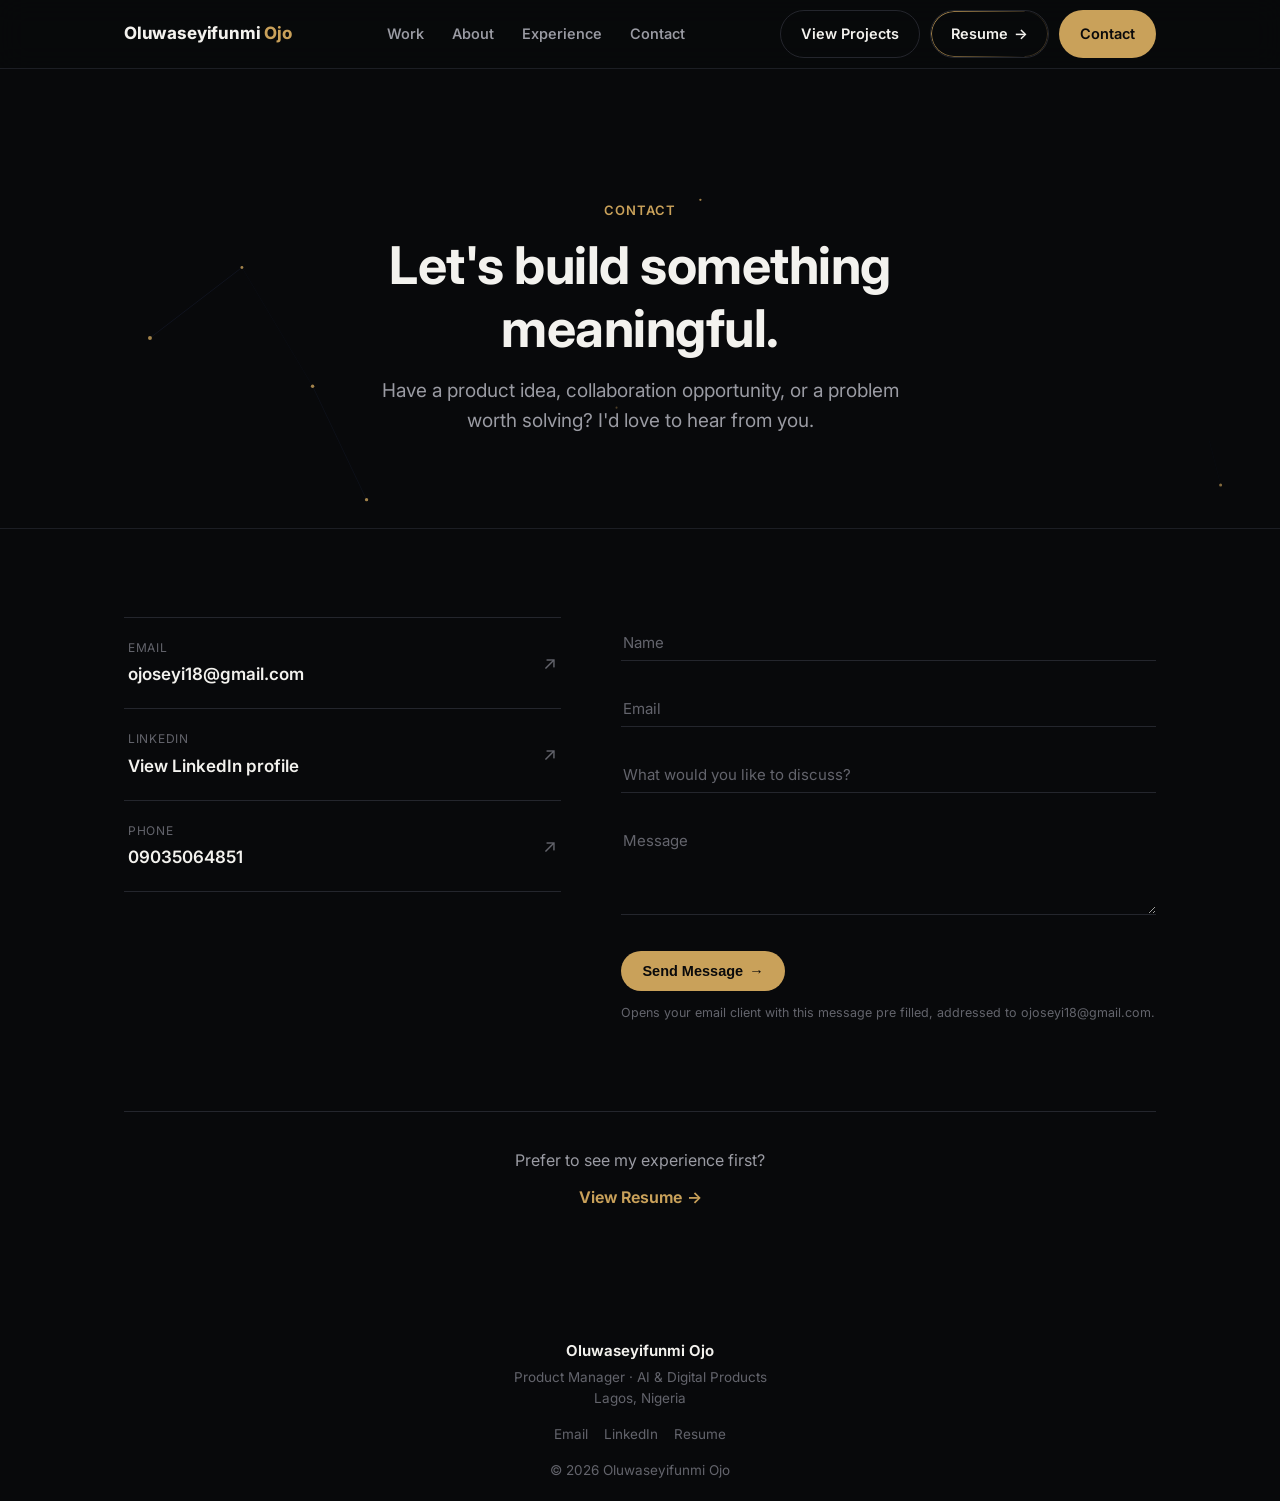
<file: contact.html>
<!doctype html>
<html lang="en">
<head>
<meta charset="UTF-8" />
<meta name="viewport" content="width=device-width, initial-scale=1.0" />
<title>Contact | Oluwaseyifunmi Ojo</title>
<meta name="description" content="Get in touch with Oluwaseyifunmi Ojo, Product Manager: email, LinkedIn, or send a message directly." />
<link rel="icon" href="assets/favicon.svg" type="image/svg+xml" />
<link rel="preconnect" href="https://fonts.googleapis.com" />
<link rel="preconnect" href="https://fonts.gstatic.com" crossorigin />
<link href="https://fonts.googleapis.com/css2?family=Inter:wght@400;500;600;650;700;750&display=swap" rel="stylesheet" />
<link rel="stylesheet" href="style.css" />
</head>
<body>

<header class="site-header">
  <div class="container header-inner">
    <a href="index.html" class="logo">Oluwaseyifunmi <span>Ojo</span></a>
    <nav class="nav" id="siteNav">
      <a href="work.html">Work</a>
      <a href="about.html">About</a>
      <a href="experience.html">Experience</a>
      <a href="contact.html">Contact</a>
    </nav>
    <div class="header-actions">
      <a class="btn btn-ghost header-cta" href="work.html">View Projects</a>
      <a class="btn btn-resume header-cta resume-btn" href="assets/resume.pdf" target="_blank" rel="noopener">Resume <span class="arrow">→</span></a>
      <a class="btn btn-primary" href="contact.html">Contact</a>
      <button class="nav-toggle" id="navToggle" aria-label="Toggle menu">☰</button>
    </div>
  </div>
</header>

<main>

  <!-- Contact hero: "Let's build something" -->
  <section class="contact-hero">
    <canvas id="networkCanvas" aria-hidden="true"></canvas>
    <div class="container">
      <p class="eyebrow">Contact</p>
      <h1>Let's build something meaningful.</h1>
      <p class="lead">Have a product idea, collaboration opportunity, or a problem worth solving? I'd love to hear from you.</p>
    </div>
  </section>

  <section>
    <div class="container">
      <div class="contact-grid">

        <!-- Contact options -->
        <div>
          <a class="contact-option" href="mailto:ojoseyi18@gmail.com">
            <div>
              <div class="co-label">Email</div>
              <div class="co-value">ojoseyi18@gmail.com</div>
            </div>
            <span class="co-arrow">↗</span>
          </a>
          <a class="contact-option" href="https://www.linkedin.com/in/oluwaseyifunmi-ojo/" target="_blank" rel="noopener">
            <div>
              <div class="co-label">LinkedIn</div>
              <div class="co-value">View LinkedIn profile</div>
            </div>
            <span class="co-arrow">↗</span>
          </a>
          <a class="contact-option" href="tel:+2349035064851">
            <div>
              <div class="co-label">Phone</div>
              <div class="co-value">09035064851</div>
            </div>
            <span class="co-arrow">↗</span>
          </a>
        </div>

        <!-- Contact form -->
        <div>
          <form class="contact-form" id="contactForm">
            <div class="field">
              <input type="text" id="cf-name" name="name" placeholder=" " required />
              <label for="cf-name">Name</label>
            </div>
            <div class="field">
              <input type="email" id="cf-email" name="email" placeholder=" " required />
              <label for="cf-email">Email</label>
            </div>
            <div class="field">
              <input type="text" id="cf-topic" name="topic" placeholder=" " />
              <label for="cf-topic">What would you like to discuss?</label>
            </div>
            <div class="field">
              <textarea id="cf-message" name="message" placeholder=" " required></textarea>
              <label for="cf-message">Message</label>
            </div>
            <button type="submit" class="btn btn-primary form-submit">Send Message <span class="arrow">→</span></button>
            <p class="form-note">Opens your email client with this message pre filled, addressed to ojoseyi18@gmail.com.</p>

            <div class="form-success" id="formSuccess">
              <svg width="22" height="22" viewBox="0 0 24 24" fill="none">
                <circle cx="12" cy="12" r="11" stroke="var(--success)" stroke-width="1.5"/>
                <path class="check-path" d="M7 12.5l3 3 7-7" stroke="var(--success)" stroke-width="2" stroke-linecap="round" stroke-linejoin="round"/>
              </svg>
              <span>Message sent. Thanks for reaching out.</span>
            </div>
          </form>
        </div>

      </div>

      <div class="resume-teaser">
        <p>Prefer to see my experience first?</p>
        <a href="assets/resume.pdf" target="_blank" rel="noopener">View Resume <span class="arrow">→</span></a>
      </div>
    </div>
  </section>

</main>

<footer class="contact-page-footer">
  <div class="container">
    <div class="cpf-name">Oluwaseyifunmi Ojo</div>
    <div>Product Manager · AI &amp; Digital Products</div>
    <div>Lagos, Nigeria</div>
    <div class="cpf-links">
      <a href="mailto:ojoseyi18@gmail.com">Email</a>
      <a href="https://www.linkedin.com/in/oluwaseyifunmi-ojo/" target="_blank" rel="noopener">LinkedIn</a>
      <a href="assets/resume.pdf" target="_blank" rel="noopener">Resume</a>
    </div>
    <div>© 2026 Oluwaseyifunmi Ojo</div>
  </div>
</footer>

<script src="script.js"></script>
</body>
</html>
</file>
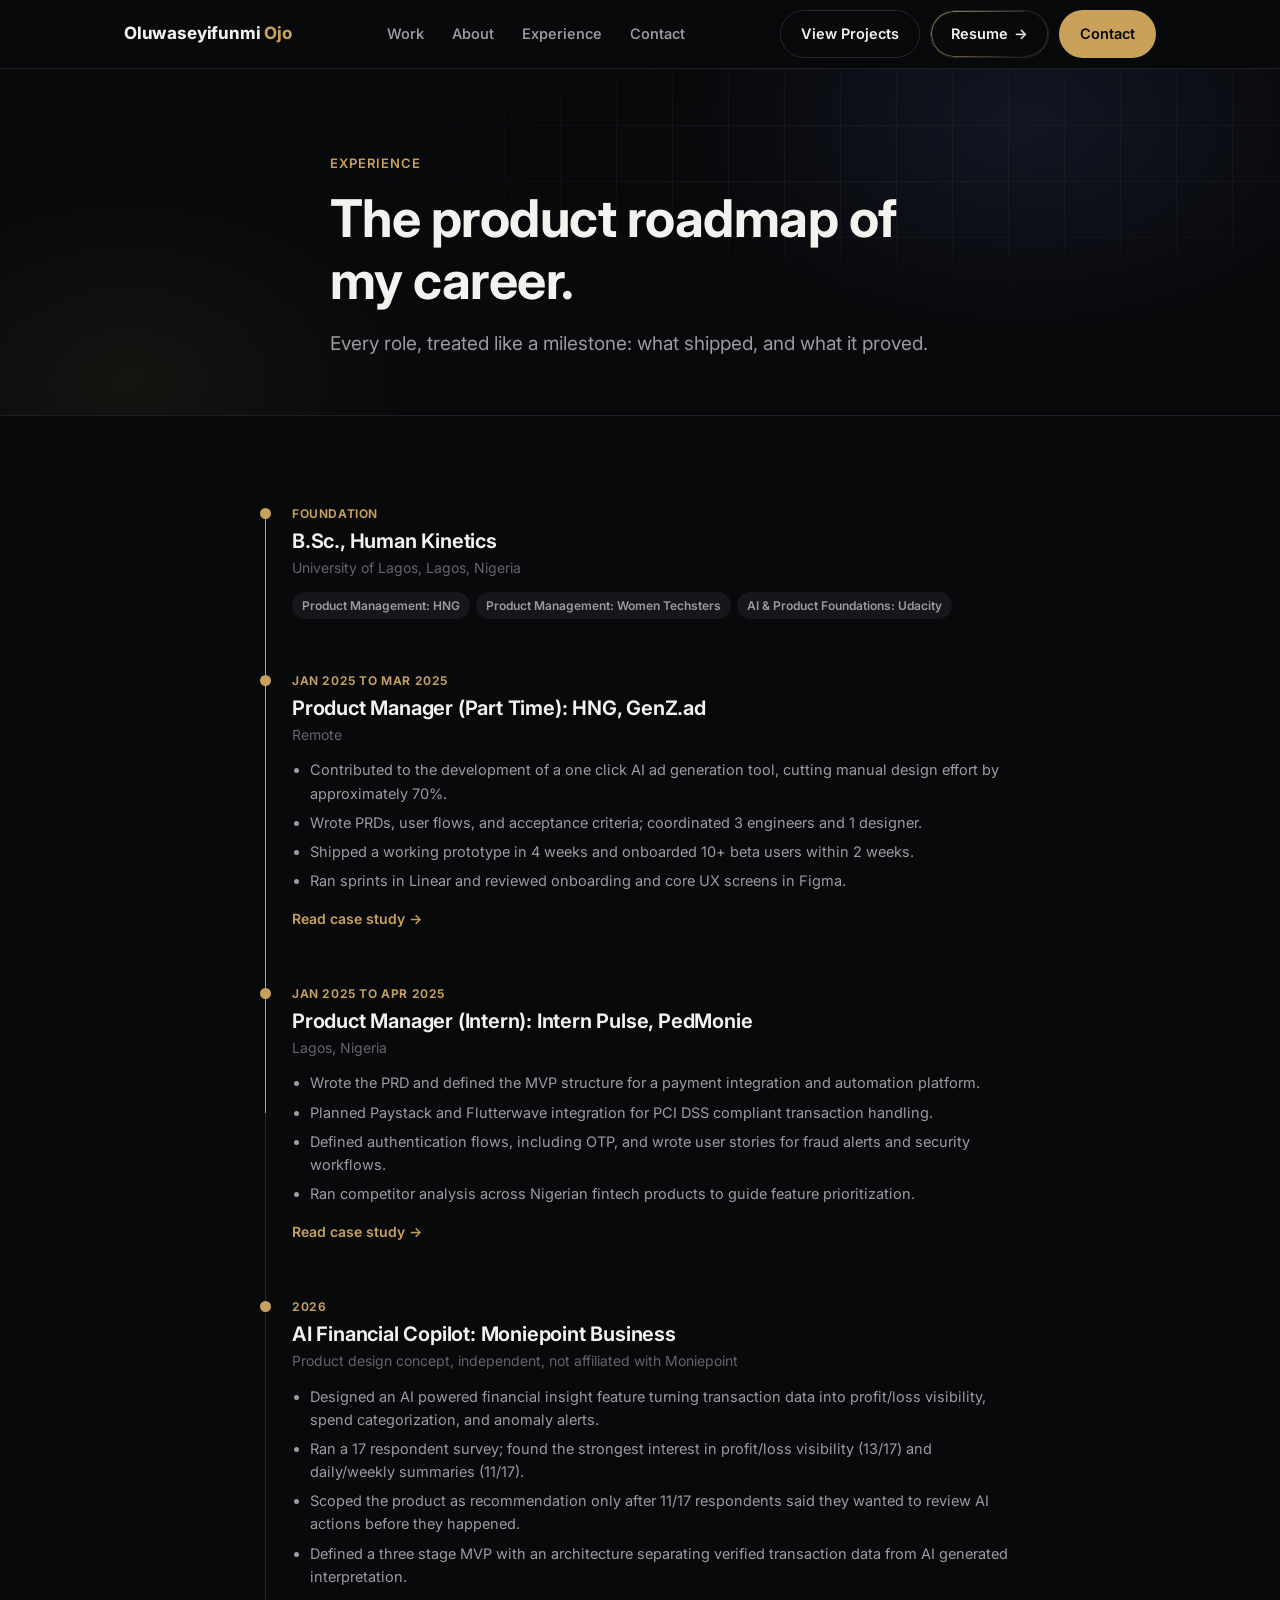
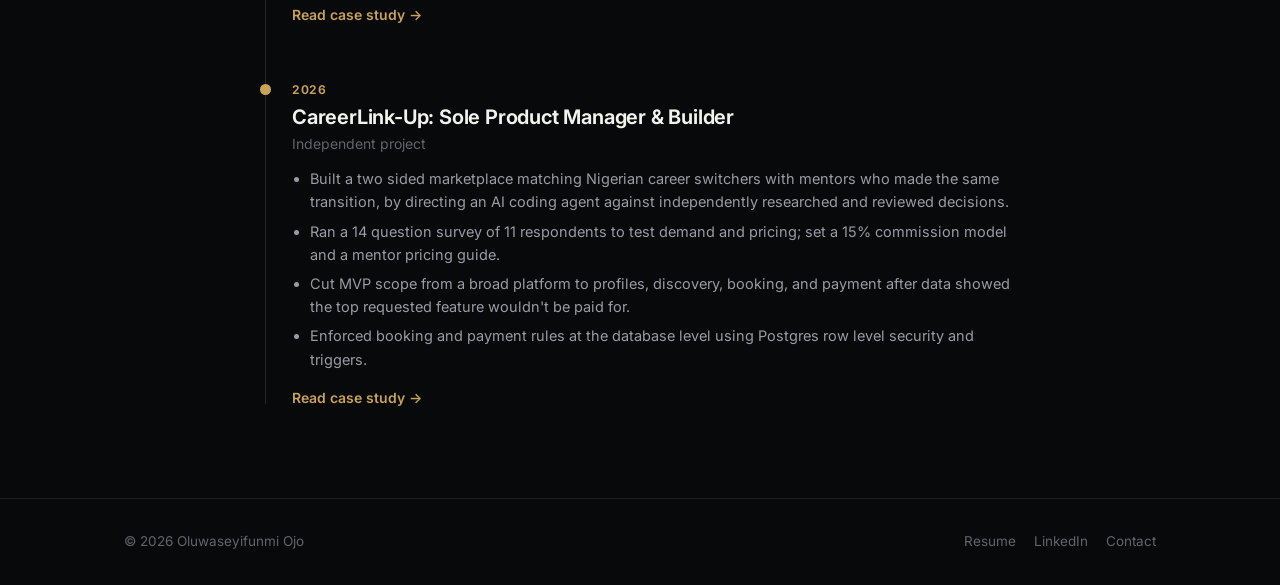
<file: experience.html>
<!doctype html>
<html lang="en">
<head>
<meta charset="UTF-8" />
<meta name="viewport" content="width=device-width, initial-scale=1.0" />
<title>Experience | Oluwaseyifunmi Ojo</title>
<meta name="description" content="Career roadmap: Oluwaseyifunmi Ojo's product management experience across GenZ.ad, PedMonie, AI Copilot for Moniepoint, and CareerLink-Up." />
<link rel="icon" href="assets/favicon.svg" type="image/svg+xml" />
<link rel="preconnect" href="https://fonts.googleapis.com" />
<link rel="preconnect" href="https://fonts.gstatic.com" crossorigin />
<link href="https://fonts.googleapis.com/css2?family=Inter:wght@400;500;600;650;700;750&display=swap" rel="stylesheet" />
<link rel="stylesheet" href="style.css" />
</head>
<body>

<header class="site-header">
  <div class="container header-inner">
    <a href="index.html" class="logo">Oluwaseyifunmi <span>Ojo</span></a>
    <nav class="nav" id="siteNav">
      <a href="work.html">Work</a>
      <a href="about.html">About</a>
      <a href="experience.html">Experience</a>
      <a href="contact.html">Contact</a>
    </nav>
    <div class="header-actions">
      <a class="btn btn-ghost header-cta" href="work.html">View Projects</a>
      <a class="btn btn-resume header-cta resume-btn" href="assets/resume.pdf" target="_blank" rel="noopener">Resume <span class="arrow">→</span></a>
      <a class="btn btn-primary" href="contact.html">Contact</a>
      <button class="nav-toggle" id="navToggle" aria-label="Toggle menu">☰</button>
    </div>
  </div>
</header>

<main>

  <section class="motion-header" style="min-height:260px; padding-bottom:40px;">
    <div class="hero-bg"></div>
    <div class="grid-lines"></div>
    <div class="container">
      <p class="eyebrow">Experience</p>
      <h1>The product roadmap of my career.</h1>
      <p class="lead">Every role, treated like a milestone: what shipped, and what it proved.</p>
    </div>
  </section>

  <section>
    <div class="container">
      <div class="timeline">

        <div class="tl-item">
          <div class="tl-dot"></div>
          <div class="tl-date">Foundation</div>
          <h3>B.Sc., Human Kinetics</h3>
          <div class="tl-org">University of Lagos, Lagos, Nigeria</div>
          <div class="tl-tags">
            <span class="tag alt">Product Management: HNG</span>
            <span class="tag alt">Product Management: Women Techsters</span>
            <span class="tag alt">AI &amp; Product Foundations: Udacity</span>
          </div>
        </div>

        <div class="tl-item">
          <div class="tl-dot"></div>
          <div class="tl-date">Jan 2025 to Mar 2025</div>
          <h3>Product Manager (Part Time): HNG, GenZ.ad</h3>
          <div class="tl-org">Remote</div>
          <ul>
            <li>Contributed to the development of a one click AI ad generation tool, cutting manual design effort by approximately 70%.</li>
            <li>Wrote PRDs, user flows, and acceptance criteria; coordinated 3 engineers and 1 designer.</li>
            <li>Shipped a working prototype in 4 weeks and onboarded 10+ beta users within 2 weeks.</li>
            <li>Ran sprints in Linear and reviewed onboarding and core UX screens in Figma.</li>
          </ul>
          <a class="card-links primary" href="genzad.html" style="font-size:14px; font-weight:600; color:var(--accent); display:inline-block; margin-top:10px;">Read case study →</a>
        </div>

        <div class="tl-item">
          <div class="tl-dot"></div>
          <div class="tl-date">Jan 2025 to Apr 2025</div>
          <h3>Product Manager (Intern): Intern Pulse, PedMonie</h3>
          <div class="tl-org">Lagos, Nigeria</div>
          <ul>
            <li>Wrote the PRD and defined the MVP structure for a payment integration and automation platform.</li>
            <li>Planned Paystack and Flutterwave integration for PCI DSS compliant transaction handling.</li>
            <li>Defined authentication flows, including OTP, and wrote user stories for fraud alerts and security workflows.</li>
            <li>Ran competitor analysis across Nigerian fintech products to guide feature prioritization.</li>
          </ul>
          <a href="pedmonie.html" style="font-size:14px; font-weight:600; color:var(--accent); display:inline-block; margin-top:10px;">Read case study →</a>
        </div>

        <div class="tl-item">
          <div class="tl-dot"></div>
          <div class="tl-date">2026</div>
          <h3>AI Financial Copilot: Moniepoint Business</h3>
          <div class="tl-org">Product design concept, independent, not affiliated with Moniepoint</div>
          <ul>
            <li>Designed an AI powered financial insight feature turning transaction data into profit/loss visibility, spend categorization, and anomaly alerts.</li>
            <li>Ran a 17 respondent survey; found the strongest interest in profit/loss visibility (13/17) and daily/weekly summaries (11/17).</li>
            <li>Scoped the product as recommendation only after 11/17 respondents said they wanted to review AI actions before they happened.</li>
            <li>Defined a three stage MVP with an architecture separating verified transaction data from AI generated interpretation.</li>
          </ul>
          <a href="moniepoint.html" style="font-size:14px; font-weight:600; color:var(--accent); display:inline-block; margin-top:10px;">Read case study →</a>
        </div>

        <div class="tl-item">
          <div class="tl-dot"></div>
          <div class="tl-date">2026</div>
          <h3>CareerLink-Up: Sole Product Manager &amp; Builder</h3>
          <div class="tl-org">Independent project</div>
          <ul>
            <li>Built a two sided marketplace matching Nigerian career switchers with mentors who made the same transition, by directing an AI coding agent against independently researched and reviewed decisions.</li>
            <li>Ran a 14 question survey of 11 respondents to test demand and pricing; set a 15% commission model and a mentor pricing guide.</li>
            <li>Cut MVP scope from a broad platform to profiles, discovery, booking, and payment after data showed the top requested feature wouldn't be paid for.</li>
            <li>Enforced booking and payment rules at the database level using Postgres row level security and triggers.</li>
          </ul>
          <a href="careerlinkup.html" style="font-size:14px; font-weight:600; color:var(--accent); display:inline-block; margin-top:10px;">Read case study →</a>
        </div>

      </div>
    </div>
  </section>

</main>

<footer class="site-footer">
  <div class="container footer-inner">
    <span>© 2026 Oluwaseyifunmi Ojo</span>
    <div class="footer-links">
      <a href="assets/resume.pdf" target="_blank" rel="noopener">Resume</a>
      <a href="https://www.linkedin.com/in/oluwaseyifunmi-ojo/" target="_blank" rel="noopener">LinkedIn</a>
      <a href="contact.html">Contact</a>
    </div>
  </div>
</footer>

<script src="script.js"></script>
</body>
</html>
</file>
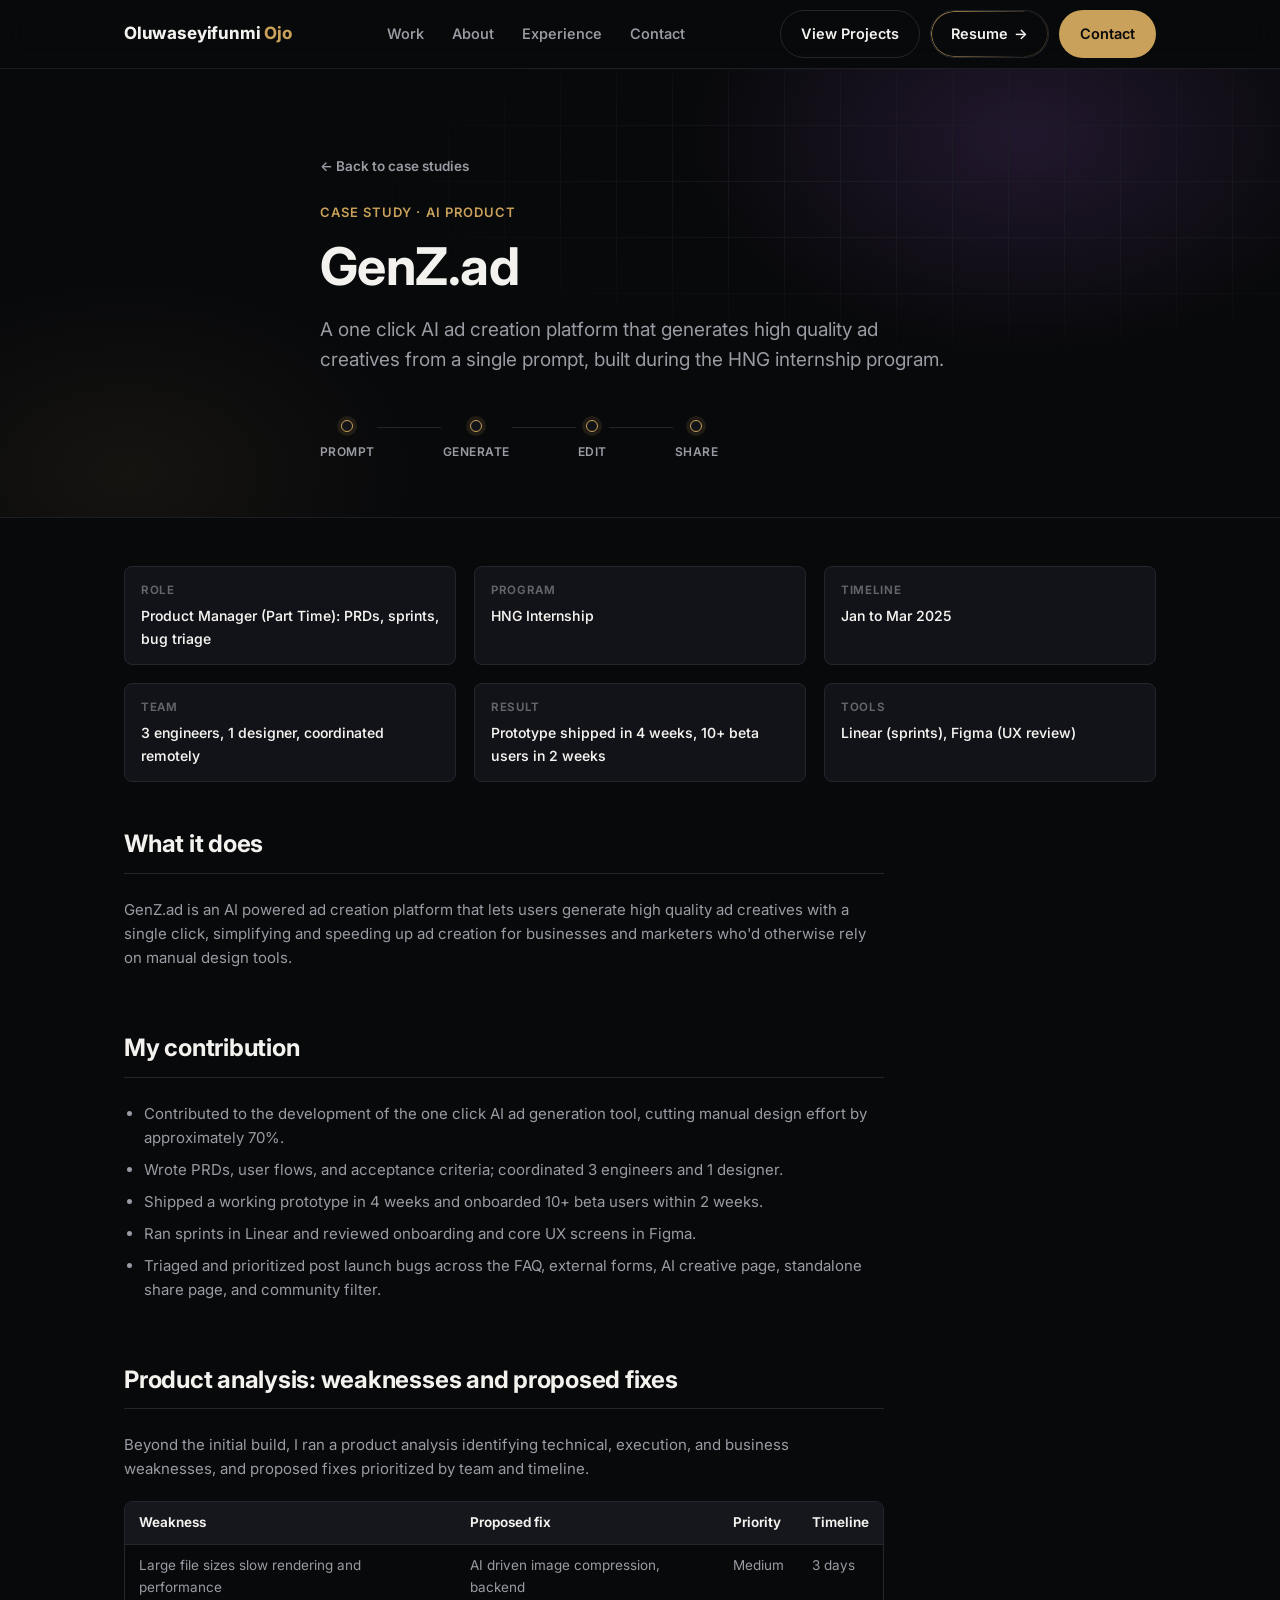
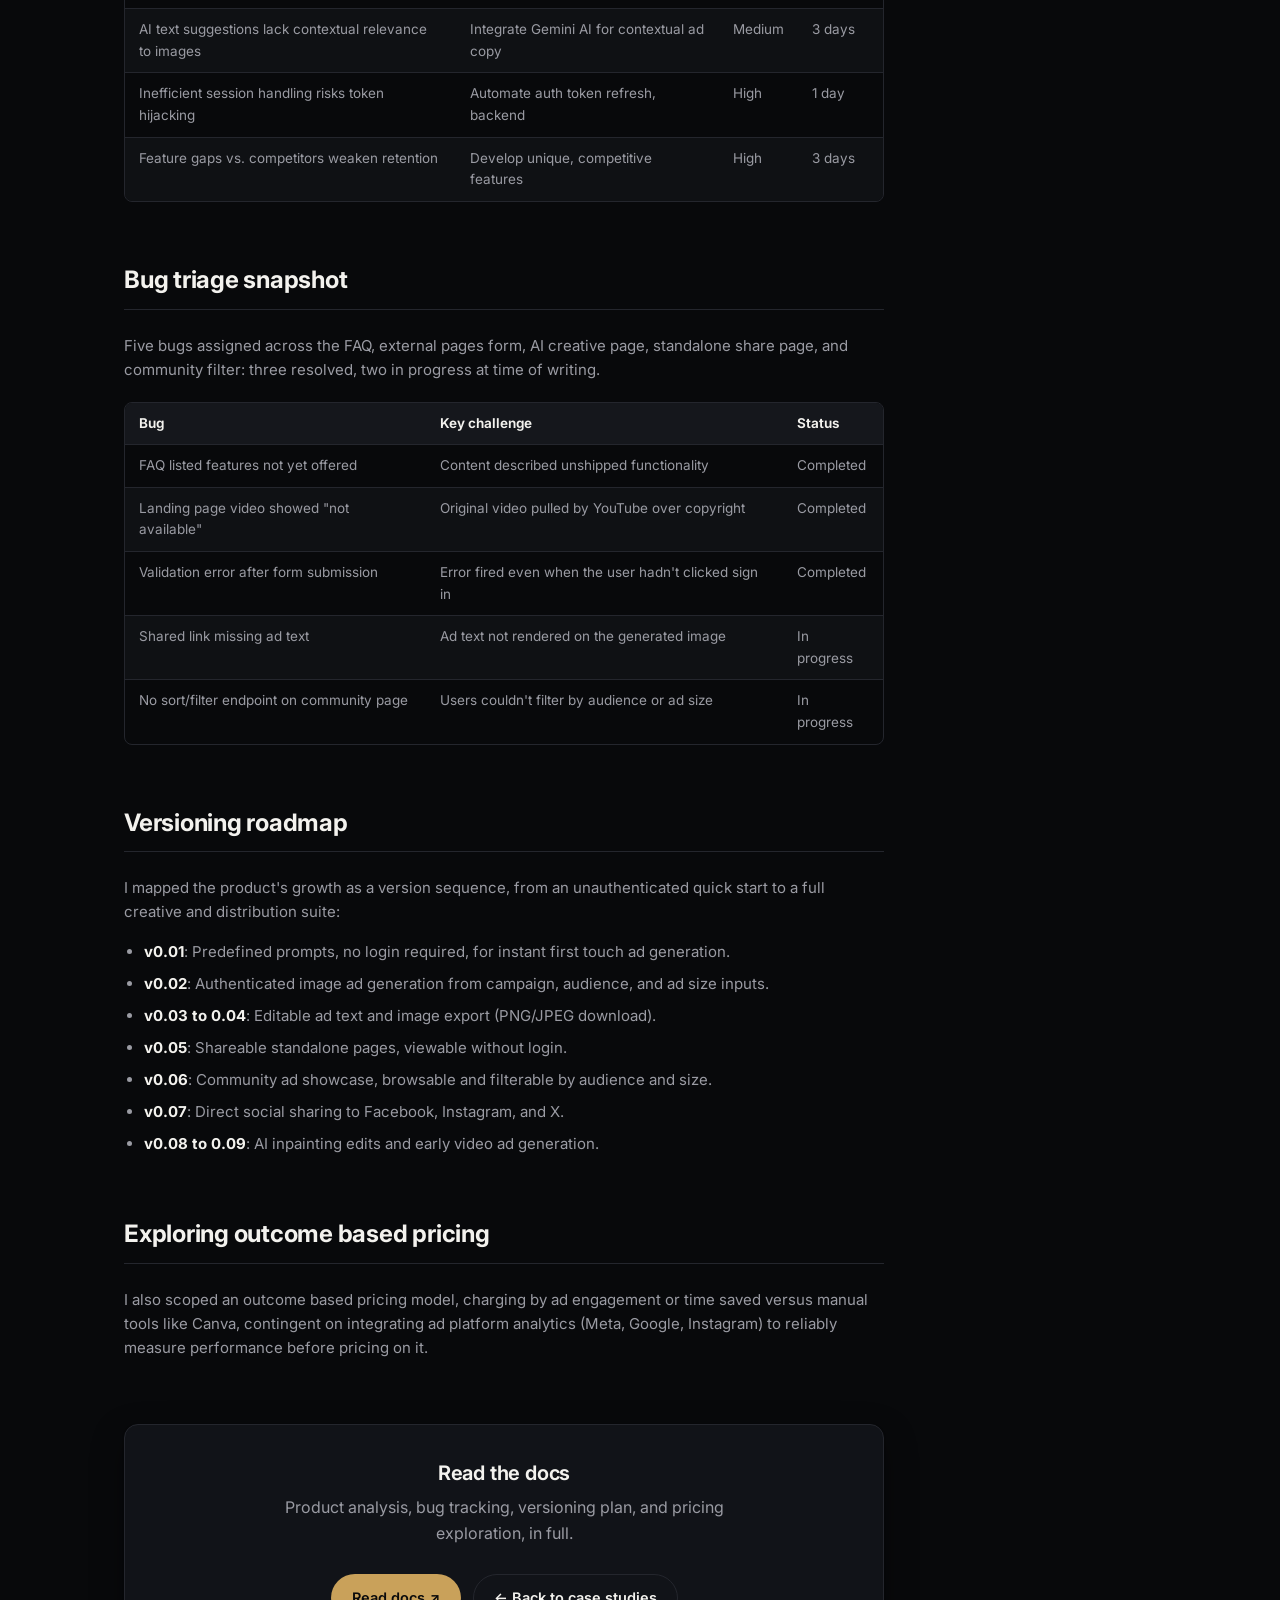
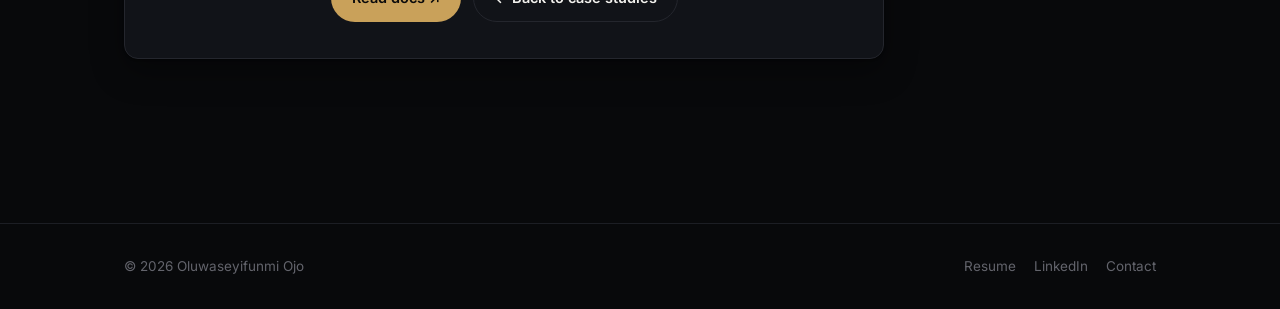
<file: genzad.html>
<!doctype html>
<html lang="en">
<head>
<meta charset="UTF-8" />
<meta name="viewport" content="width=device-width, initial-scale=1.0" />
<title>GenZ.ad | Oluwaseyifunmi Ojo</title>
<meta name="description" content="GenZ.ad: a one click AI ad generation platform. Product management during the HNG internship program." />
<link rel="icon" href="assets/favicon.svg" type="image/svg+xml" />
<link rel="preconnect" href="https://fonts.googleapis.com" />
<link rel="preconnect" href="https://fonts.gstatic.com" crossorigin />
<link href="https://fonts.googleapis.com/css2?family=Inter:wght@400;500;600;650;700;750&display=swap" rel="stylesheet" />
<link rel="stylesheet" href="style.css" />
</head>
<body>

<header class="site-header">
  <div class="container header-inner">
    <a href="index.html" class="logo">Oluwaseyifunmi <span>Ojo</span></a>
    <nav class="nav" id="siteNav">
      <a href="work.html">Work</a>
      <a href="about.html">About</a>
      <a href="experience.html">Experience</a>
      <a href="contact.html">Contact</a>
    </nav>
    <div class="header-actions">
      <a class="btn btn-ghost header-cta" href="work.html">View Projects</a>
      <a class="btn btn-resume header-cta resume-btn" href="assets/resume.pdf" target="_blank" rel="noopener">Resume <span class="arrow">→</span></a>
      <a class="btn btn-primary" href="contact.html">Contact</a>
      <button class="nav-toggle" id="navToggle" aria-label="Toggle menu">☰</button>
    </div>
  </div>
</header>

<main>

  <section class="motion-header" style="--glow-tint: rgba(190,111,255,0.14); min-height:420px;">
    <div class="hero-bg"></div>
    <div class="grid-lines"></div>
    <div class="container">
      <a href="work.html" class="cs-back" style="opacity:1; animation:none;">← Back to case studies</a>
      <p class="eyebrow">Case Study · AI Product</p>
      <h1>GenZ.ad</h1>
      <p class="lead">A one click AI ad creation platform that generates high quality ad creatives from a single prompt, built during the HNG internship program.</p>

      <div class="flow-stepper">
        <div class="flow-node"><div class="dot"></div><span class="flabel">Prompt</span></div>
        <div class="flow-line"></div>
        <div class="flow-node"><div class="dot"></div><span class="flabel">Generate</span></div>
        <div class="flow-line"></div>
        <div class="flow-node"><div class="dot"></div><span class="flabel">Edit</span></div>
        <div class="flow-line"></div>
        <div class="flow-node"><div class="dot"></div><span class="flabel">Share</span></div>
      </div>
    </div>
  </section>

  <div class="container">
    <div class="cs-meta-grid" style="margin-top:48px;">
      <div class="cs-meta-item"><div class="k">Role</div><div class="v">Product Manager (Part Time): PRDs, sprints, bug triage</div></div>
      <div class="cs-meta-item"><div class="k">Program</div><div class="v">HNG Internship</div></div>
      <div class="cs-meta-item"><div class="k">Timeline</div><div class="v">Jan to Mar 2025</div></div>
      <div class="cs-meta-item"><div class="k">Team</div><div class="v">3 engineers, 1 designer, coordinated remotely</div></div>
      <div class="cs-meta-item"><div class="k">Result</div><div class="v">Prototype shipped in 4 weeks, 10+ beta users in 2 weeks</div></div>
      <div class="cs-meta-item"><div class="k">Tools</div><div class="v">Linear (sprints), Figma (UX review)</div></div>
    </div>

    <div class="cs-content" style="padding-top:48px; max-width:760px;">
      <div class="cs-section">
        <h2>What it does</h2>
        <p>GenZ.ad is an AI powered ad creation platform that lets users generate high quality ad creatives with a single click, simplifying and speeding up ad creation for businesses and marketers who'd otherwise rely on manual design tools.</p>
      </div>

      <div class="cs-section">
        <h2>My contribution</h2>
        <ul>
          <li>Contributed to the development of the one click AI ad generation tool, cutting manual design effort by approximately 70%.</li>
          <li>Wrote PRDs, user flows, and acceptance criteria; coordinated 3 engineers and 1 designer.</li>
          <li>Shipped a working prototype in 4 weeks and onboarded 10+ beta users within 2 weeks.</li>
          <li>Ran sprints in Linear and reviewed onboarding and core UX screens in Figma.</li>
          <li>Triaged and prioritized post launch bugs across the FAQ, external forms, AI creative page, standalone share page, and community filter.</li>
        </ul>
      </div>

      <div class="cs-section">
        <h2>Product analysis: weaknesses and proposed fixes</h2>
        <p>Beyond the initial build, I ran a product analysis identifying technical, execution, and business weaknesses, and proposed fixes prioritized by team and timeline.</p>
        <div class="table-wrap"><table>
          <thead><tr><th>Weakness</th><th>Proposed fix</th><th>Priority</th><th>Timeline</th></tr></thead>
          <tbody>
            <tr><td>Large file sizes slow rendering and performance</td><td>AI driven image compression, backend</td><td>Medium</td><td>3 days</td></tr>
            <tr><td>AI text suggestions lack contextual relevance to images</td><td>Integrate Gemini AI for contextual ad copy</td><td>Medium</td><td>3 days</td></tr>
            <tr><td>Inefficient session handling risks token hijacking</td><td>Automate auth token refresh, backend</td><td>High</td><td>1 day</td></tr>
            <tr><td>Feature gaps vs. competitors weaken retention</td><td>Develop unique, competitive features</td><td>High</td><td>3 days</td></tr>
          </tbody>
        </table></div>
      </div>

      <div class="cs-section">
        <h2>Bug triage snapshot</h2>
        <p>Five bugs assigned across the FAQ, external pages form, AI creative page, standalone share page, and community filter: three resolved, two in progress at time of writing.</p>
        <div class="table-wrap"><table>
          <thead><tr><th>Bug</th><th>Key challenge</th><th>Status</th></tr></thead>
          <tbody>
            <tr><td>FAQ listed features not yet offered</td><td>Content described unshipped functionality</td><td>Completed</td></tr>
            <tr><td>Landing page video showed "not available"</td><td>Original video pulled by YouTube over copyright</td><td>Completed</td></tr>
            <tr><td>Validation error after form submission</td><td>Error fired even when the user hadn't clicked sign in</td><td>Completed</td></tr>
            <tr><td>Shared link missing ad text</td><td>Ad text not rendered on the generated image</td><td>In progress</td></tr>
            <tr><td>No sort/filter endpoint on community page</td><td>Users couldn't filter by audience or ad size</td><td>In progress</td></tr>
          </tbody>
        </table></div>
      </div>

      <div class="cs-section">
        <h2>Versioning roadmap</h2>
        <p>I mapped the product's growth as a version sequence, from an unauthenticated quick start to a full creative and distribution suite:</p>
        <ul>
          <li><strong>v0.01</strong>: Predefined prompts, no login required, for instant first touch ad generation.</li>
          <li><strong>v0.02</strong>: Authenticated image ad generation from campaign, audience, and ad size inputs.</li>
          <li><strong>v0.03 to 0.04</strong>: Editable ad text and image export (PNG/JPEG download).</li>
          <li><strong>v0.05</strong>: Shareable standalone pages, viewable without login.</li>
          <li><strong>v0.06</strong>: Community ad showcase, browsable and filterable by audience and size.</li>
          <li><strong>v0.07</strong>: Direct social sharing to Facebook, Instagram, and X.</li>
          <li><strong>v0.08 to 0.09</strong>: AI inpainting edits and early video ad generation.</li>
        </ul>
      </div>

      <div class="cs-section">
        <h2>Exploring outcome based pricing</h2>
        <p>I also scoped an outcome based pricing model, charging by ad engagement or time saved versus manual tools like Canva, contingent on integrating ad platform analytics (Meta, Google, Instagram) to reliably measure performance before pricing on it.</p>
      </div>

      <div class="cs-footer-cta">
        <h3>Read the docs</h3>
        <p style="max-width:480px; margin:0 auto 20px;">Product analysis, bug tracking, versioning plan, and pricing exploration, in full.</p>
        <div class="cs-hero-actions">
          <a class="btn btn-primary" href="https://drive.google.com/drive/folders/1OwX4SbIiNyEHZ3EwFGTp5BKN_0PgWrbw?usp=sharing" target="_blank" rel="noopener">Read docs ↗</a>
          <a class="btn btn-ghost" href="work.html">← Back to case studies</a>
        </div>
      </div>
    </div>
  </div>

</main>

<footer class="site-footer" style="margin-top:64px;">
  <div class="container footer-inner">
    <span>© 2026 Oluwaseyifunmi Ojo</span>
    <div class="footer-links">
      <a href="assets/resume.pdf" target="_blank" rel="noopener">Resume</a>
      <a href="https://www.linkedin.com/in/oluwaseyifunmi-ojo/" target="_blank" rel="noopener">LinkedIn</a>
      <a href="contact.html">Contact</a>
    </div>
  </div>
</footer>

<script src="script.js"></script>
</body>
</html>
</file>
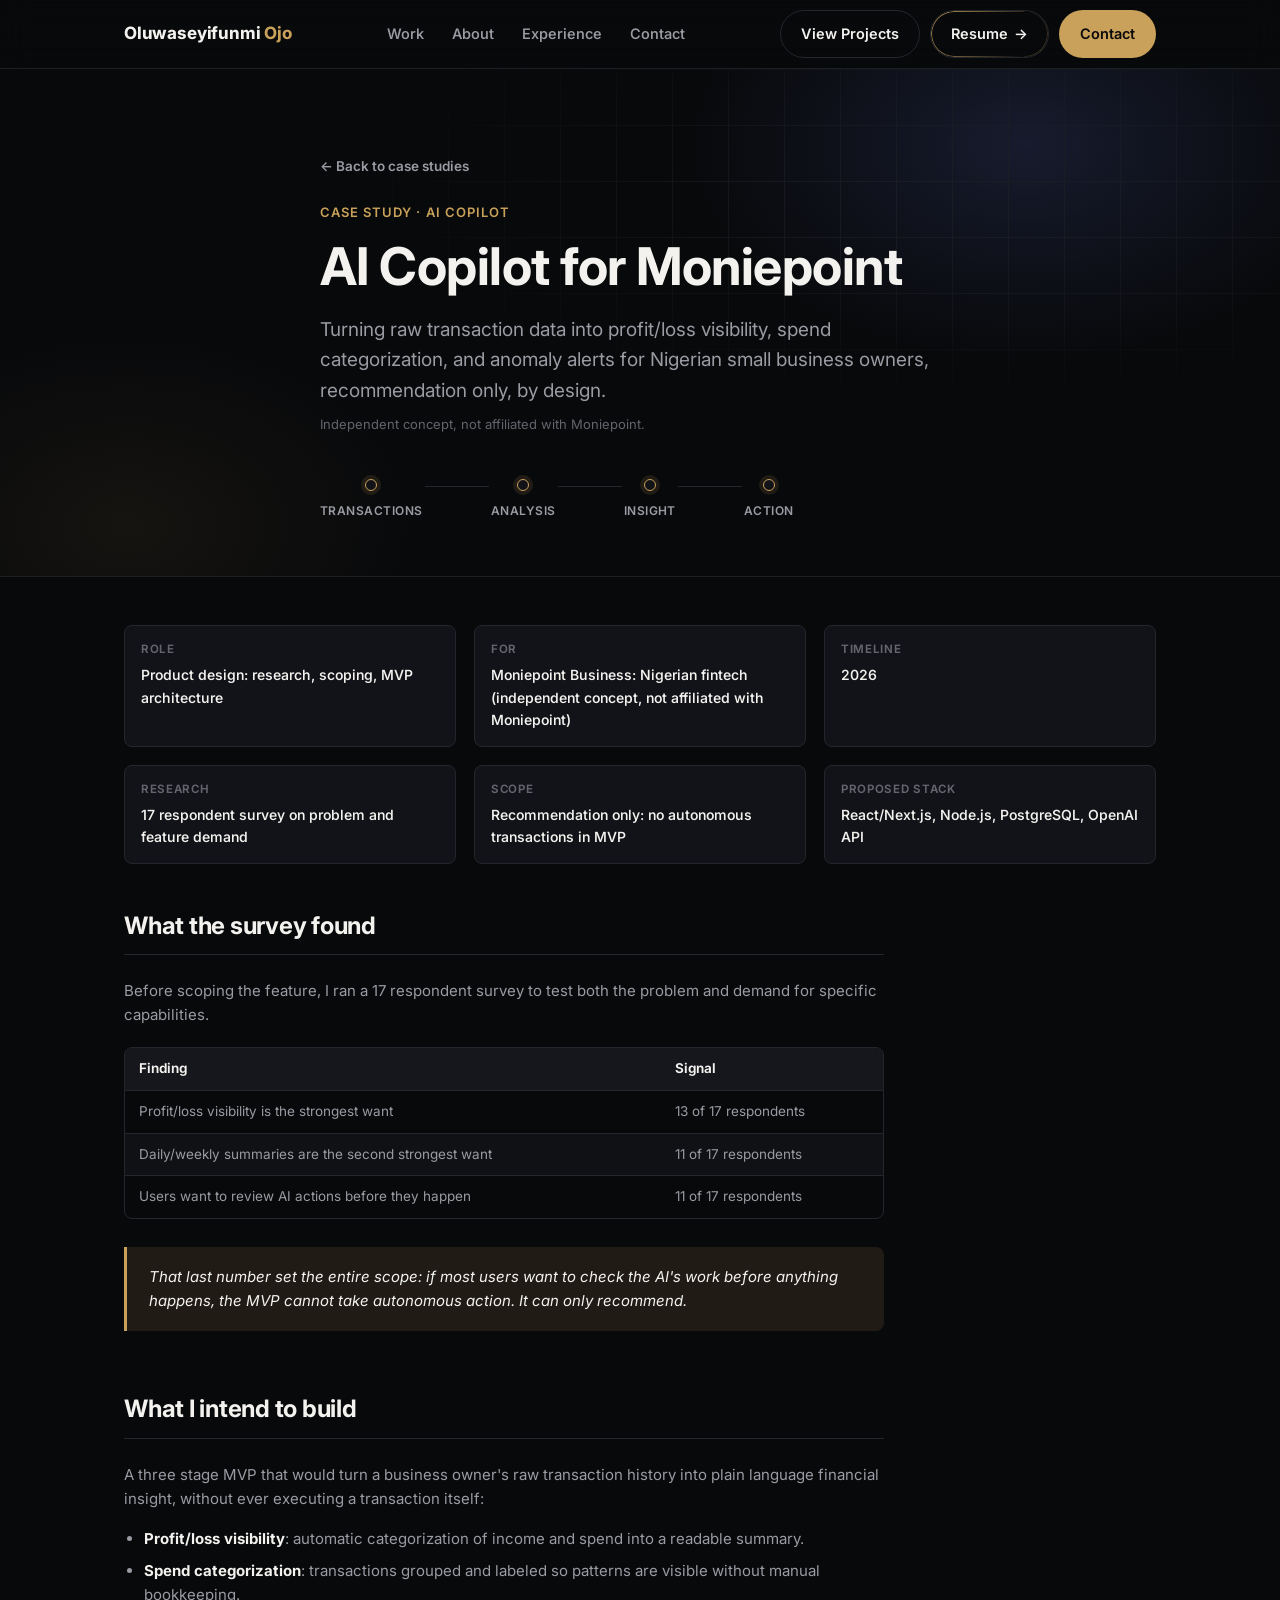
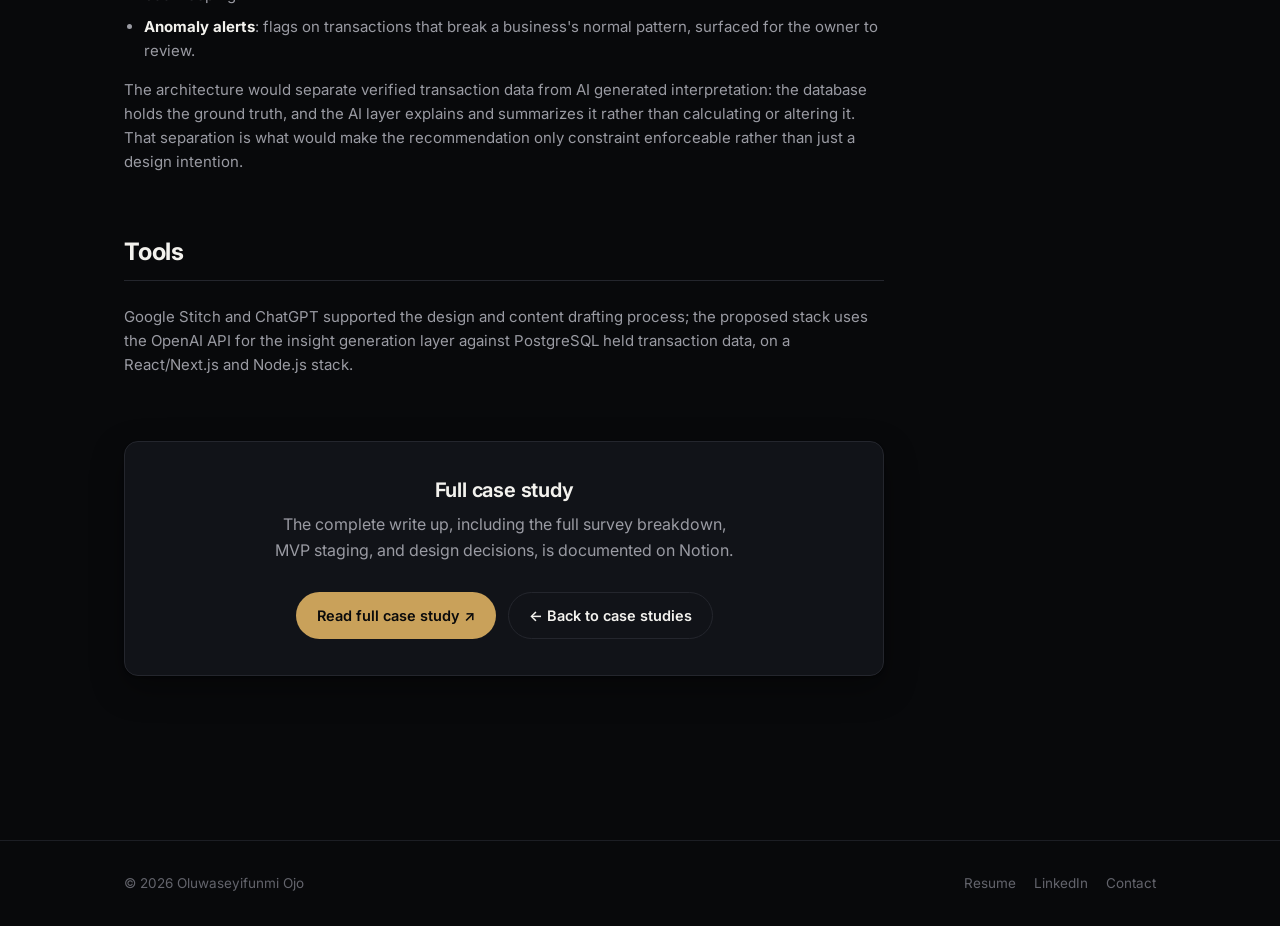
<file: moniepoint.html>
<!doctype html>
<html lang="en">
<head>
<meta charset="UTF-8" />
<meta name="viewport" content="width=device-width, initial-scale=1.0" />
<title>AI Copilot for Moniepoint | Oluwaseyifunmi Ojo</title>
<meta name="description" content="AI Copilot for Moniepoint: an AI powered financial insight feature for Moniepoint Business, scoped from a 17 respondent survey." />
<link rel="icon" href="assets/favicon.svg" type="image/svg+xml" />
<link rel="preconnect" href="https://fonts.googleapis.com" />
<link rel="preconnect" href="https://fonts.gstatic.com" crossorigin />
<link href="https://fonts.googleapis.com/css2?family=Inter:wght@400;500;600;650;700;750&display=swap" rel="stylesheet" />
<link rel="stylesheet" href="style.css" />
</head>
<body>

<header class="site-header">
  <div class="container header-inner">
    <a href="index.html" class="logo">Oluwaseyifunmi <span>Ojo</span></a>
    <nav class="nav" id="siteNav">
      <a href="work.html">Work</a>
      <a href="about.html">About</a>
      <a href="experience.html">Experience</a>
      <a href="contact.html">Contact</a>
    </nav>
    <div class="header-actions">
      <a class="btn btn-ghost header-cta" href="work.html">View Projects</a>
      <a class="btn btn-resume header-cta resume-btn" href="assets/resume.pdf" target="_blank" rel="noopener">Resume <span class="arrow">→</span></a>
      <a class="btn btn-primary" href="contact.html">Contact</a>
      <button class="nav-toggle" id="navToggle" aria-label="Toggle menu">☰</button>
    </div>
  </div>
</header>

<main>

  <section class="motion-header" style="--glow-tint: rgba(111,139,255,0.14); min-height:420px;">
    <div class="hero-bg"></div>
    <div class="grid-lines"></div>
    <div class="container">
      <a href="work.html" class="cs-back" style="opacity:1; animation:none;">← Back to case studies</a>
      <p class="eyebrow">Case Study · AI Copilot</p>
      <h1>AI Copilot for Moniepoint</h1>
      <p class="lead">Turning raw transaction data into profit/loss visibility, spend categorization, and anomaly alerts for Nigerian small business owners, recommendation only, by design.</p>
      <p style="font-size:13px; color:var(--text-faint); margin-top:-8px;">Independent concept, not affiliated with Moniepoint.</p>

      <div class="flow-stepper">
        <div class="flow-node"><div class="dot"></div><span class="flabel">Transactions</span></div>
        <div class="flow-line"></div>
        <div class="flow-node"><div class="dot"></div><span class="flabel">Analysis</span></div>
        <div class="flow-line"></div>
        <div class="flow-node"><div class="dot"></div><span class="flabel">Insight</span></div>
        <div class="flow-line"></div>
        <div class="flow-node"><div class="dot"></div><span class="flabel">Action</span></div>
      </div>
    </div>
  </section>

  <div class="container">
    <div class="cs-meta-grid" style="margin-top:48px;">
      <div class="cs-meta-item"><div class="k">Role</div><div class="v">Product design: research, scoping, MVP architecture</div></div>
      <div class="cs-meta-item"><div class="k">For</div><div class="v">Moniepoint Business: Nigerian fintech (independent concept, not affiliated with Moniepoint)</div></div>
      <div class="cs-meta-item"><div class="k">Timeline</div><div class="v">2026</div></div>
      <div class="cs-meta-item"><div class="k">Research</div><div class="v">17 respondent survey on problem and feature demand</div></div>
      <div class="cs-meta-item"><div class="k">Scope</div><div class="v">Recommendation only: no autonomous transactions in MVP</div></div>
      <div class="cs-meta-item"><div class="k">Proposed Stack</div><div class="v">React/Next.js, Node.js, PostgreSQL, OpenAI API</div></div>
    </div>

    <div class="cs-content" style="padding-top:48px; max-width:760px;">
      <div class="cs-section">
        <h2>What the survey found</h2>
        <p>Before scoping the feature, I ran a 17 respondent survey to test both the problem and demand for specific capabilities.</p>
        <div class="table-wrap"><table>
          <thead><tr><th>Finding</th><th>Signal</th></tr></thead>
          <tbody>
            <tr><td>Profit/loss visibility is the strongest want</td><td>13 of 17 respondents</td></tr>
            <tr><td>Daily/weekly summaries are the second strongest want</td><td>11 of 17 respondents</td></tr>
            <tr><td>Users want to review AI actions before they happen</td><td>11 of 17 respondents</td></tr>
          </tbody>
        </table></div>
        <div class="callout"><p>That last number set the entire scope: if most users want to check the AI's work before anything happens, the MVP cannot take autonomous action. It can only recommend.</p></div>
      </div>

      <div class="cs-section">
        <h2>What I intend to build</h2>
        <p>A three stage MVP that would turn a business owner's raw transaction history into plain language financial insight, without ever executing a transaction itself:</p>
        <ul>
          <li><strong>Profit/loss visibility</strong>: automatic categorization of income and spend into a readable summary.</li>
          <li><strong>Spend categorization</strong>: transactions grouped and labeled so patterns are visible without manual bookkeeping.</li>
          <li><strong>Anomaly alerts</strong>: flags on transactions that break a business's normal pattern, surfaced for the owner to review.</li>
        </ul>
        <p>The architecture would separate verified transaction data from AI generated interpretation: the database holds the ground truth, and the AI layer explains and summarizes it rather than calculating or altering it. That separation is what would make the recommendation only constraint enforceable rather than just a design intention.</p>
      </div>

      <div class="cs-section">
        <h2>Tools</h2>
        <p>Google Stitch and ChatGPT supported the design and content drafting process; the proposed stack uses the OpenAI API for the insight generation layer against PostgreSQL held transaction data, on a React/Next.js and Node.js stack.</p>
      </div>

      <div class="cs-footer-cta">
        <h3>Full case study</h3>
        <p style="max-width:480px; margin:0 auto 20px;">The complete write up, including the full survey breakdown, MVP staging, and design decisions, is documented on Notion.</p>
        <div class="cs-hero-actions">
          <a class="btn btn-primary" href="https://app.notion.com/p/CASE-STUDY-AI-Copilot-for-Moniepoint-3dd3f299a1c28026b4dfe7620ebbfdb5?source=copy_link" target="_blank" rel="noopener">Read full case study ↗</a>
          <a class="btn btn-ghost" href="work.html">← Back to case studies</a>
        </div>
      </div>
    </div>
  </div>

</main>

<footer class="site-footer" style="margin-top:64px;">
  <div class="container footer-inner">
    <span>© 2026 Oluwaseyifunmi Ojo</span>
    <div class="footer-links">
      <a href="assets/resume.pdf" target="_blank" rel="noopener">Resume</a>
      <a href="https://www.linkedin.com/in/oluwaseyifunmi-ojo/" target="_blank" rel="noopener">LinkedIn</a>
      <a href="contact.html">Contact</a>
    </div>
  </div>
</footer>

<script src="script.js"></script>
</body>
</html>
</file>
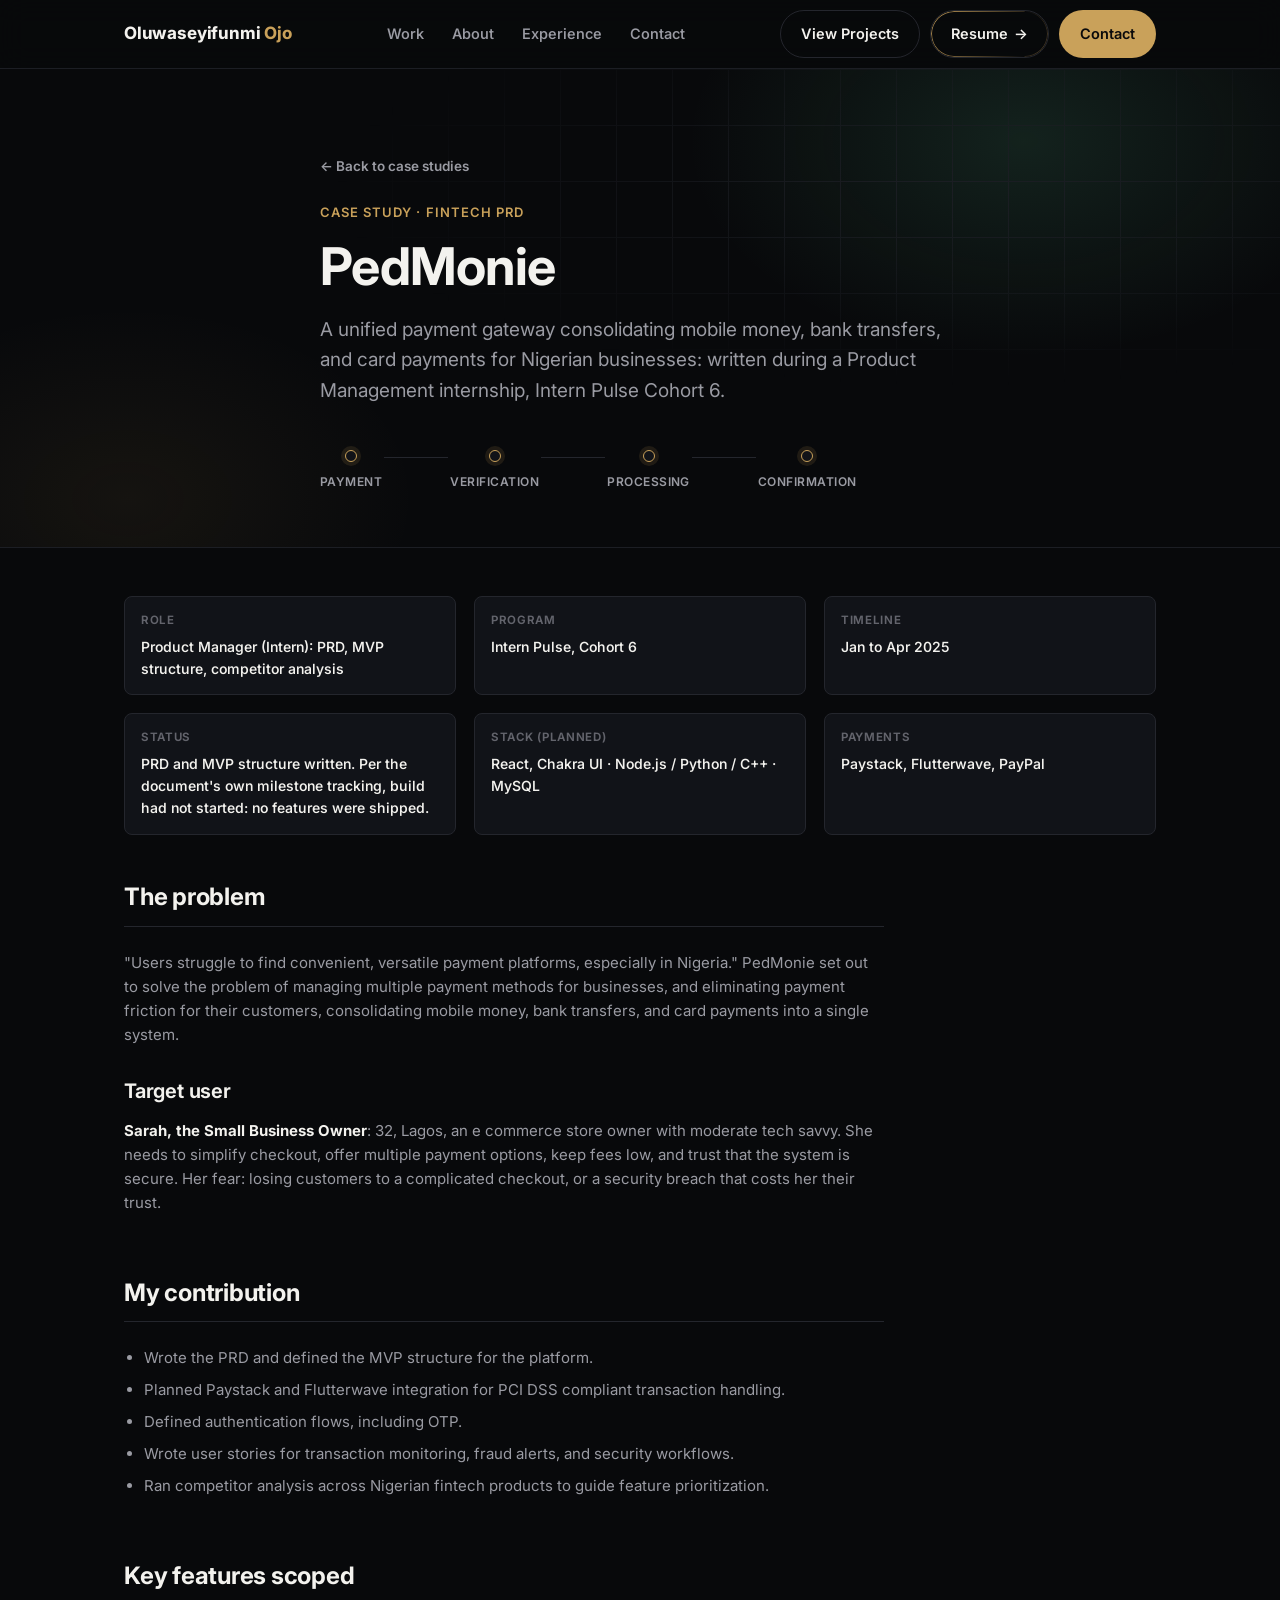
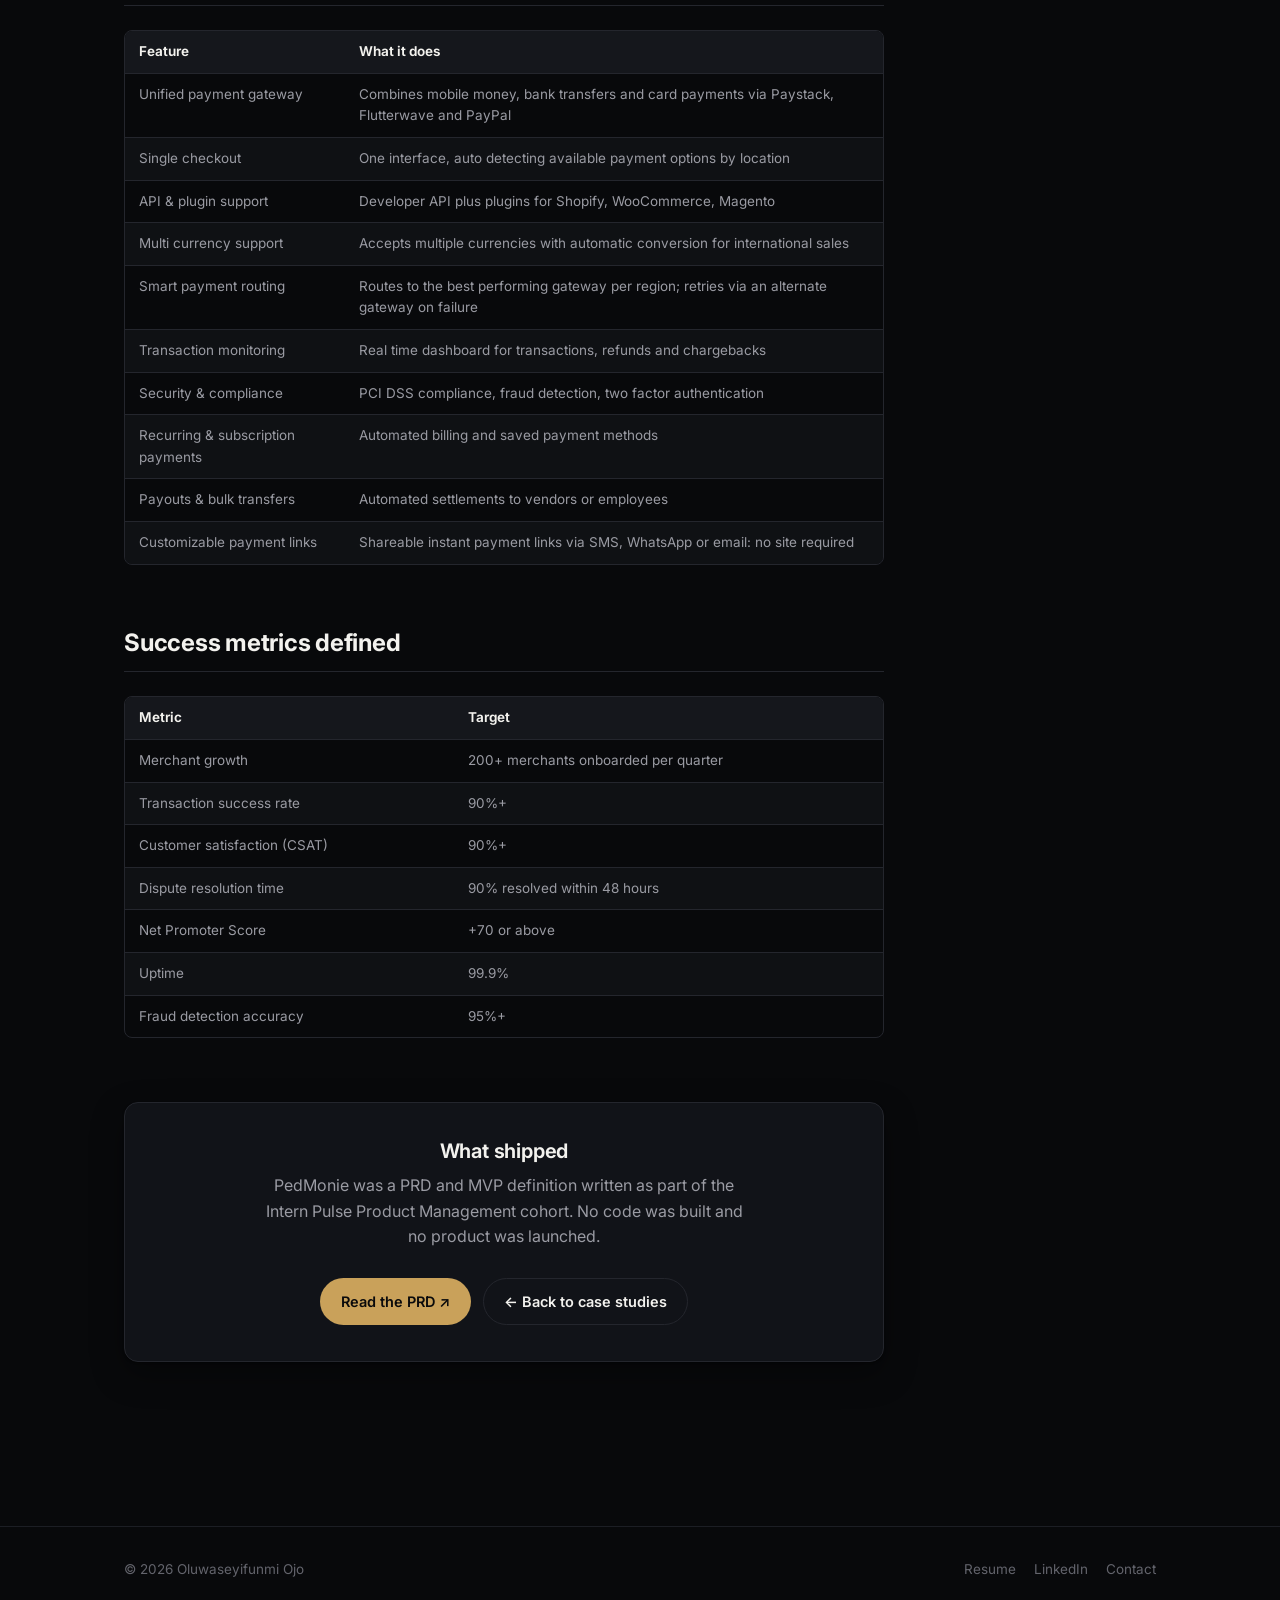
<file: pedmonie.html>
<!doctype html>
<html lang="en">
<head>
<meta charset="UTF-8" />
<meta name="viewport" content="width=device-width, initial-scale=1.0" />
<title>PedMonie | Oluwaseyifunmi Ojo</title>
<meta name="description" content="PedMonie: a unified payment gateway PRD for Nigerian SMBs, written during a Product Manager internship at Intern Pulse." />
<link rel="icon" href="assets/favicon.svg" type="image/svg+xml" />
<link rel="preconnect" href="https://fonts.googleapis.com" />
<link rel="preconnect" href="https://fonts.gstatic.com" crossorigin />
<link href="https://fonts.googleapis.com/css2?family=Inter:wght@400;500;600;650;700;750&display=swap" rel="stylesheet" />
<link rel="stylesheet" href="style.css" />
</head>
<body>

<header class="site-header">
  <div class="container header-inner">
    <a href="index.html" class="logo">Oluwaseyifunmi <span>Ojo</span></a>
    <nav class="nav" id="siteNav">
      <a href="work.html">Work</a>
      <a href="about.html">About</a>
      <a href="experience.html">Experience</a>
      <a href="contact.html">Contact</a>
    </nav>
    <div class="header-actions">
      <a class="btn btn-ghost header-cta" href="work.html">View Projects</a>
      <a class="btn btn-resume header-cta resume-btn" href="assets/resume.pdf" target="_blank" rel="noopener">Resume <span class="arrow">→</span></a>
      <a class="btn btn-primary" href="contact.html">Contact</a>
      <button class="nav-toggle" id="navToggle" aria-label="Toggle menu">☰</button>
    </div>
  </div>
</header>

<main>

  <section class="motion-header" style="--glow-tint: rgba(88,185,138,0.14); min-height:420px;">
    <div class="hero-bg"></div>
    <div class="grid-lines"></div>
    <div class="container">
      <a href="work.html" class="cs-back" style="opacity:1; animation:none;">← Back to case studies</a>
      <p class="eyebrow">Case Study · Fintech PRD</p>
      <h1>PedMonie</h1>
      <p class="lead">A unified payment gateway consolidating mobile money, bank transfers, and card payments for Nigerian businesses: written during a Product Management internship, Intern Pulse Cohort 6.</p>

      <div class="flow-stepper">
        <div class="flow-node"><div class="dot"></div><span class="flabel">Payment</span></div>
        <div class="flow-line"></div>
        <div class="flow-node"><div class="dot"></div><span class="flabel">Verification</span></div>
        <div class="flow-line"></div>
        <div class="flow-node"><div class="dot"></div><span class="flabel">Processing</span></div>
        <div class="flow-line"></div>
        <div class="flow-node"><div class="dot"></div><span class="flabel">Confirmation</span></div>
      </div>
    </div>
  </section>

  <div class="container">
    <div class="cs-meta-grid" style="margin-top:48px;">
      <div class="cs-meta-item"><div class="k">Role</div><div class="v">Product Manager (Intern): PRD, MVP structure, competitor analysis</div></div>
      <div class="cs-meta-item"><div class="k">Program</div><div class="v">Intern Pulse, Cohort 6</div></div>
      <div class="cs-meta-item"><div class="k">Timeline</div><div class="v">Jan to Apr 2025</div></div>
      <div class="cs-meta-item"><div class="k">Status</div><div class="v">PRD and MVP structure written. Per the document's own milestone tracking, build had not started: no features were shipped.</div></div>
      <div class="cs-meta-item"><div class="k">Stack (planned)</div><div class="v">React, Chakra UI · Node.js / Python / C++ · MySQL</div></div>
      <div class="cs-meta-item"><div class="k">Payments</div><div class="v">Paystack, Flutterwave, PayPal</div></div>
    </div>

    <div class="cs-content" style="padding-top:48px; max-width:760px;">
      <div class="cs-section">
        <h2>The problem</h2>
        <p>"Users struggle to find convenient, versatile payment platforms, especially in Nigeria." PedMonie set out to solve the problem of managing multiple payment methods for businesses, and eliminating payment friction for their customers, consolidating mobile money, bank transfers, and card payments into a single system.</p>

        <h3>Target user</h3>
        <p><strong>Sarah, the Small Business Owner</strong>: 32, Lagos, an e commerce store owner with moderate tech savvy. She needs to simplify checkout, offer multiple payment options, keep fees low, and trust that the system is secure. Her fear: losing customers to a complicated checkout, or a security breach that costs her their trust.</p>
      </div>

      <div class="cs-section">
        <h2>My contribution</h2>
        <ul>
          <li>Wrote the PRD and defined the MVP structure for the platform.</li>
          <li>Planned Paystack and Flutterwave integration for PCI DSS compliant transaction handling.</li>
          <li>Defined authentication flows, including OTP.</li>
          <li>Wrote user stories for transaction monitoring, fraud alerts, and security workflows.</li>
          <li>Ran competitor analysis across Nigerian fintech products to guide feature prioritization.</li>
        </ul>
      </div>

      <div class="cs-section">
        <h2>Key features scoped</h2>
        <div class="table-wrap"><table>
          <thead><tr><th>Feature</th><th>What it does</th></tr></thead>
          <tbody>
            <tr><td>Unified payment gateway</td><td>Combines mobile money, bank transfers and card payments via Paystack, Flutterwave and PayPal</td></tr>
            <tr><td>Single checkout</td><td>One interface, auto detecting available payment options by location</td></tr>
            <tr><td>API &amp; plugin support</td><td>Developer API plus plugins for Shopify, WooCommerce, Magento</td></tr>
            <tr><td>Multi currency support</td><td>Accepts multiple currencies with automatic conversion for international sales</td></tr>
            <tr><td>Smart payment routing</td><td>Routes to the best performing gateway per region; retries via an alternate gateway on failure</td></tr>
            <tr><td>Transaction monitoring</td><td>Real time dashboard for transactions, refunds and chargebacks</td></tr>
            <tr><td>Security &amp; compliance</td><td>PCI DSS compliance, fraud detection, two factor authentication</td></tr>
            <tr><td>Recurring &amp; subscription payments</td><td>Automated billing and saved payment methods</td></tr>
            <tr><td>Payouts &amp; bulk transfers</td><td>Automated settlements to vendors or employees</td></tr>
            <tr><td>Customizable payment links</td><td>Shareable instant payment links via SMS, WhatsApp or email: no site required</td></tr>
          </tbody>
        </table></div>
      </div>

      <div class="cs-section">
        <h2>Success metrics defined</h2>
        <div class="table-wrap"><table>
          <thead><tr><th>Metric</th><th>Target</th></tr></thead>
          <tbody>
            <tr><td>Merchant growth</td><td>200+ merchants onboarded per quarter</td></tr>
            <tr><td>Transaction success rate</td><td>90%+</td></tr>
            <tr><td>Customer satisfaction (CSAT)</td><td>90%+</td></tr>
            <tr><td>Dispute resolution time</td><td>90% resolved within 48 hours</td></tr>
            <tr><td>Net Promoter Score</td><td>+70 or above</td></tr>
            <tr><td>Uptime</td><td>99.9%</td></tr>
            <tr><td>Fraud detection accuracy</td><td>95%+</td></tr>
          </tbody>
        </table></div>
      </div>

      <div class="cs-footer-cta">
        <h3>What shipped</h3>
        <p style="max-width:480px; margin:0 auto 20px;">PedMonie was a PRD and MVP definition written as part of the Intern Pulse Product Management cohort. No code was built and no product was launched.</p>
        <div class="cs-hero-actions">
          <a class="btn btn-primary" href="https://docs.google.com/document/d/1R4S05MqqwOKyGX3YtnuUix5gCzElA0dByRmAY5_V2gY/edit?usp=sharing" target="_blank" rel="noopener">Read the PRD ↗</a>
          <a class="btn btn-ghost" href="work.html">← Back to case studies</a>
        </div>
      </div>
    </div>
  </div>

</main>

<footer class="site-footer" style="margin-top:64px;">
  <div class="container footer-inner">
    <span>© 2026 Oluwaseyifunmi Ojo</span>
    <div class="footer-links">
      <a href="assets/resume.pdf" target="_blank" rel="noopener">Resume</a>
      <a href="https://www.linkedin.com/in/oluwaseyifunmi-ojo/" target="_blank" rel="noopener">LinkedIn</a>
      <a href="contact.html">Contact</a>
    </div>
  </div>
</footer>

<script src="script.js"></script>
</body>
</html>
</file>
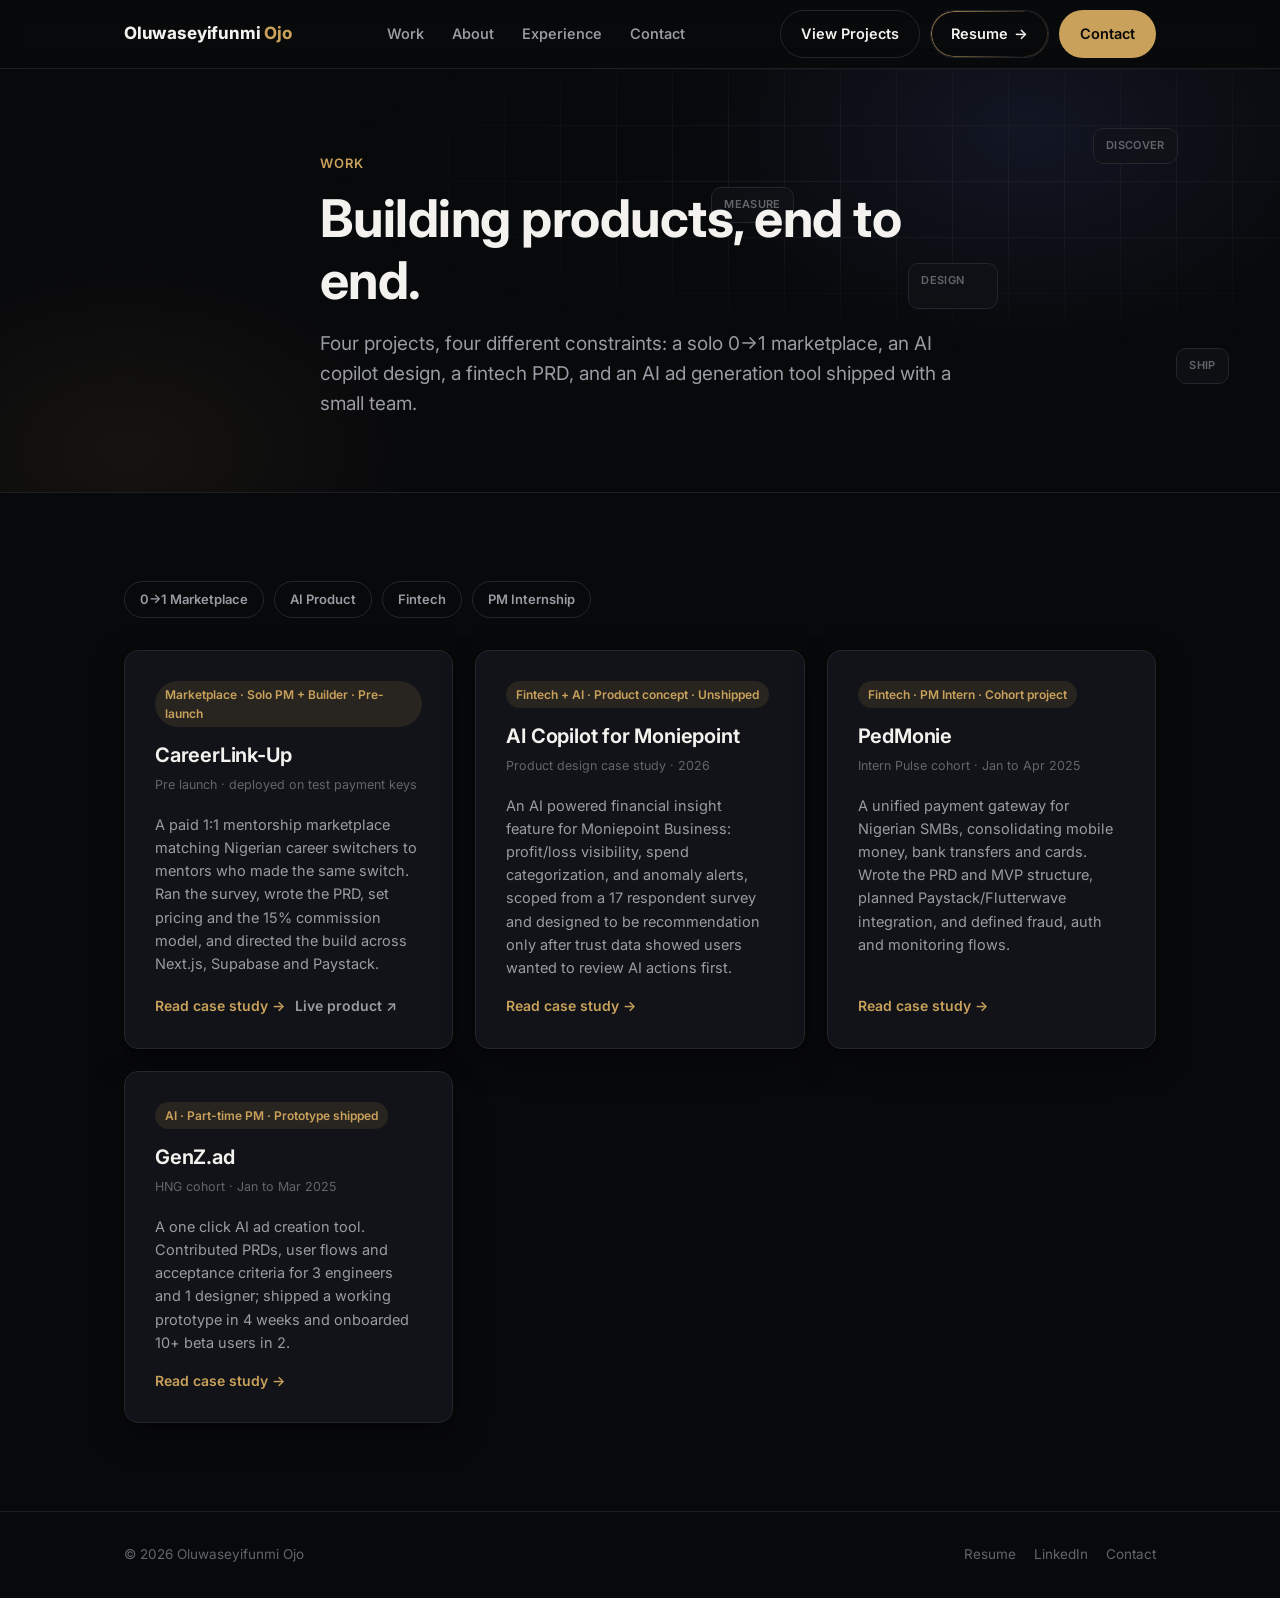
<file: work.html>
<!doctype html>
<html lang="en">
<head>
<meta charset="UTF-8" />
<meta name="viewport" content="width=device-width, initial-scale=1.0" />
<title>Work | Oluwaseyifunmi Ojo</title>
<meta name="description" content="Product case studies by Oluwaseyifunmi Ojo: CareerLink-Up, AI Copilot for Moniepoint, PedMonie, and GenZ.ad." />
<link rel="icon" href="assets/favicon.svg" type="image/svg+xml" />
<link rel="preconnect" href="https://fonts.googleapis.com" />
<link rel="preconnect" href="https://fonts.gstatic.com" crossorigin />
<link href="https://fonts.googleapis.com/css2?family=Inter:wght@400;500;600;650;700;750&display=swap" rel="stylesheet" />
<link rel="stylesheet" href="style.css" />
</head>
<body>

<header class="site-header">
  <div class="container header-inner">
    <a href="index.html" class="logo">Oluwaseyifunmi <span>Ojo</span></a>
    <nav class="nav" id="siteNav">
      <a href="work.html">Work</a>
      <a href="about.html">About</a>
      <a href="experience.html">Experience</a>
      <a href="contact.html">Contact</a>
    </nav>
    <div class="header-actions">
      <a class="btn btn-ghost header-cta" href="work.html">View Projects</a>
      <a class="btn btn-resume header-cta resume-btn" href="assets/resume.pdf" target="_blank" rel="noopener">Resume <span class="arrow">→</span></a>
      <a class="btn btn-primary" href="contact.html">Contact</a>
      <button class="nav-toggle" id="navToggle" aria-label="Toggle menu">☰</button>
    </div>
  </div>
</header>

<main>

  <section class="motion-header" style="--glow-tint: rgba(111,139,255,0.10);">
    <div class="hero-bg"></div>
    <div class="grid-lines"></div>
    <div class="mh-scene" aria-hidden="true">
      <span class="ui-panel p1">Discover</span>
      <span class="ui-panel p2">Design</span>
      <span class="ui-panel p3">Ship</span>
      <span class="ui-panel p4">Measure</span>
    </div>
    <div class="container">
      <p class="eyebrow">Work</p>
      <h1>Building products, end to end.</h1>
      <p class="lead">Four projects, four different constraints: a solo 0→1 marketplace, an AI copilot design, a fintech PRD, and an AI ad generation tool shipped with a small team.</p>
    </div>
  </section>

  <section>
    <div class="container">
      <div class="filter-row">
        <span class="filter-chip">0→1 Marketplace</span>
        <span class="filter-chip">AI Product</span>
        <span class="filter-chip">Fintech</span>
        <span class="filter-chip">PM Internship</span>
      </div>

      <div class="card-grid">

        <article class="project-card">
          <div class="tags">
            <span class="tag">Marketplace · Solo PM + Builder · Pre-launch</span>
          </div>
          <h3>CareerLink-Up</h3>
          <div class="card-status">Pre launch · deployed on test payment keys</div>
          <p class="desc">
            A paid 1:1 mentorship marketplace matching Nigerian career switchers to mentors who made the
            same switch. Ran the survey, wrote the PRD, set pricing and the 15% commission model, and
            directed the build across Next.js, Supabase and Paystack.
          </p>
          <div class="card-links">
            <a class="primary" href="careerlinkup.html">Read case study →</a>
            <a class="secondary" href="https://careerlinkup.vercel.app/" target="_blank" rel="noopener">Live product ↗</a>
          </div>
        </article>

        <article class="project-card">
          <div class="tags">
            <span class="tag">Fintech + AI · Product concept · Unshipped</span>
          </div>
          <h3>AI Copilot for Moniepoint</h3>
          <div class="card-status">Product design case study · 2026</div>
          <p class="desc">
            An AI powered financial insight feature for Moniepoint Business: profit/loss visibility,
            spend categorization, and anomaly alerts, scoped from a 17 respondent survey and designed
            to be recommendation only after trust data showed users wanted to review AI actions first.
          </p>
          <div class="card-links">
            <a class="primary" href="moniepoint.html">Read case study →</a>
          </div>
        </article>

        <article class="project-card">
          <div class="tags">
            <span class="tag">Fintech · PM Intern · Cohort project</span>
          </div>
          <h3>PedMonie</h3>
          <div class="card-status">Intern Pulse cohort · Jan to Apr 2025</div>
          <p class="desc">
            A unified payment gateway for Nigerian SMBs, consolidating mobile money, bank transfers and
            cards. Wrote the PRD and MVP structure, planned Paystack/Flutterwave integration, and defined
            fraud, auth and monitoring flows.
          </p>
          <div class="card-links">
            <a class="primary" href="pedmonie.html">Read case study →</a>
          </div>
        </article>

        <article class="project-card">
          <div class="tags">
            <span class="tag">AI · Part-time PM · Prototype shipped</span>
          </div>
          <h3>GenZ.ad</h3>
          <div class="card-status">HNG cohort · Jan to Mar 2025</div>
          <p class="desc">
            A one click AI ad creation tool. Contributed PRDs, user flows and acceptance criteria for 3
            engineers and 1 designer; shipped a working prototype in 4 weeks and onboarded 10+ beta users in 2.
          </p>
          <div class="card-links">
            <a class="primary" href="genzad.html">Read case study →</a>
          </div>
        </article>

      </div>
    </div>
  </section>

</main>

<footer class="site-footer">
  <div class="container footer-inner">
    <span>© 2026 Oluwaseyifunmi Ojo</span>
    <div class="footer-links">
      <a href="assets/resume.pdf" target="_blank" rel="noopener">Resume</a>
      <a href="https://www.linkedin.com/in/oluwaseyifunmi-ojo/" target="_blank" rel="noopener">LinkedIn</a>
      <a href="contact.html">Contact</a>
    </div>
  </div>
</footer>

<script src="script.js"></script>
</body>
</html>
</file>
<file: style.css>
/* ---------- Design tokens : dark, premium-product identity ---------- */
:root {
  --bg: #08090b;
  --bg-elevated: #111318;
  --bg-subtle: #15171c;
  --bg-raised: #1a1c22;
  --text: #f3f2ee;
  --text-muted: #9a9ba3;
  --text-faint: #63646c;
  --border: #24262d;
  --border-soft: #1c1e24;
  --accent: #c9a15a;       /* restrained brass/gold — primary interactive */
  --accent-text: #0a0a0b;
  --accent-soft: rgba(201, 161, 90, 0.12);
  --glow: #6f8bff;         /* cool secondary, used only in ambient motion */
  --success: #58b98a;
  --danger: #e2665c;
  --radius: 14px;
  --radius-sm: 8px;
  --shadow: 0 1px 2px rgba(0, 0, 0, 0.4), 0 12px 32px rgba(0, 0, 0, 0.35);
  --max: 1080px;
  --font: "Inter", -apple-system, BlinkMacSystemFont, "Segoe UI", Roboto, sans-serif;
  --ease: cubic-bezier(0.16, 1, 0.3, 1);
}

* { box-sizing: border-box; }
html { scroll-behavior: smooth; }
body {
  margin: 0;
  font-family: var(--font);
  background: var(--bg);
  color: var(--text);
  line-height: 1.6;
  -webkit-font-smoothing: antialiased;
}
img { max-width: 100%; display: block; }
a { color: inherit; text-decoration: none; }
.container {
  max-width: var(--max);
  margin: 0 auto;
  padding: 0 24px;
}
section { padding: 88px 0; }
h1, h2, h3, h4 { line-height: 1.2; margin: 0 0 16px; letter-spacing: -0.01em; }
h1 { font-size: clamp(34px, 5vw, 52px); font-weight: 700; }
h2 { font-size: clamp(26px, 3.4vw, 34px); font-weight: 700; }
h3 { font-size: 20px; font-weight: 650; }
p { margin: 0 0 16px; color: var(--text-muted); }
.eyebrow {
  text-transform: uppercase;
  letter-spacing: 0.08em;
  font-size: 13px;
  font-weight: 600;
  color: var(--accent);
  margin: 0 0 14px;
}
.lead { font-size: 19px; color: var(--text-muted); max-width: 640px; }
.section-head { max-width: 640px; margin-bottom: 44px; }
.section-head p { font-size: 16px; }

@media (prefers-reduced-motion: reduce) {
  *, *::before, *::after {
    animation-duration: 0.001ms !important;
    animation-iteration-count: 1 !important;
    transition-duration: 0.001ms !important;
    scroll-behavior: auto !important;
  }
}

/* ---------- Buttons ---------- */
.btn {
  display: inline-flex;
  align-items: center;
  gap: 6px;
  padding: 11px 20px;
  border-radius: 999px;
  font-size: 14.5px;
  font-weight: 600;
  border: 1px solid transparent;
  cursor: pointer;
  white-space: nowrap;
  transition: transform 0.15s var(--ease), opacity 0.15s var(--ease), background 0.15s var(--ease), border-color 0.2s var(--ease);
}
.btn:active { transform: scale(0.97); }
.btn-primary { background: var(--accent); color: var(--accent-text); }
.btn-primary:hover { opacity: 0.88; }
.btn-ghost { background: transparent; border-color: var(--border); color: var(--text); }
.btn-ghost:hover { background: var(--bg-subtle); border-color: var(--text-faint); }
.btn-sm { padding: 8px 16px; font-size: 13.5px; }

/* Resume CTA — distinct, animated border + moving arrow, still minimal */
.btn-resume {
  position: relative;
  background: transparent;
  color: var(--text);
  border: 1px solid var(--border);
  overflow: hidden;
}
.btn-resume::before {
  content: "";
  position: absolute;
  inset: 0;
  border-radius: inherit;
  padding: 1px;
  background: linear-gradient(120deg, transparent, var(--accent), transparent);
  background-size: 200% 100%;
  background-position: 120% 0;
  -webkit-mask: linear-gradient(#000 0 0) content-box, linear-gradient(#000 0 0);
  -webkit-mask-composite: xor;
  mask-composite: exclude;
  transition: background-position 0.6s var(--ease);
  pointer-events: none;
}
.btn-resume:hover::before { background-position: -20% 0; }
.btn-resume:hover { border-color: transparent; }
.btn-resume .arrow { display: inline-block; transition: transform 0.25s var(--ease); }
.btn-resume:hover .arrow { transform: translateX(3px); }

/* ---------- Header ---------- */
.site-header {
  position: sticky;
  top: 0;
  z-index: 50;
  background: color-mix(in srgb, var(--bg) 78%, transparent);
  backdrop-filter: saturate(140%) blur(14px);
  border-bottom: 1px solid var(--border-soft);
}
.header-inner {
  display: flex;
  align-items: center;
  justify-content: space-between;
  height: 68px;
  gap: 20px;
}
.logo { font-weight: 750; font-size: 17px; letter-spacing: -0.01em; white-space: nowrap; flex-shrink: 0; }
.logo span { color: var(--accent); }
.nav {
  display: flex;
  gap: 28px;
  font-size: 14.5px;
  font-weight: 550;
  color: var(--text-muted);
}
.nav a { position: relative; }
.nav a::after {
  content: "";
  position: absolute;
  left: 0; right: 100%;
  bottom: -4px;
  height: 1px;
  background: var(--accent);
  transition: right 0.25s var(--ease);
}
.nav a:hover { color: var(--text); }
.nav a:hover::after { right: 0; }
.header-actions { display: flex; align-items: center; gap: 10px; }
.nav-toggle {
  display: none;
  background: none;
  border: 1px solid var(--border);
  border-radius: var(--radius-sm);
  width: 38px;
  height: 38px;
  font-size: 18px;
  color: var(--text);
  cursor: pointer;
}

@media (max-width: 860px) {
  .nav {
    position: fixed;
    top: 68px;
    left: 0;
    right: 0;
    background: var(--bg-elevated);
    border-bottom: 1px solid var(--border);
    flex-direction: column;
    padding: 18px 24px;
    gap: 16px;
    display: none;
  }
  .nav.open { display: flex; }
  .header-actions .btn-ghost.header-cta { display: none; }
  .nav-toggle { display: inline-flex; align-items: center; justify-content: center; }
  .header-inner { gap: 10px; }
  .header-actions { gap: 8px; }
}

@media (max-width: 420px) {
  .header-actions .btn { padding: 8px 13px; font-size: 13px; }
  .header-actions .btn-resume .arrow { display: none; }
}

/* ============================================================
   MOTION HERO — Home / "Product Thinker"
   ============================================================ */
.motion-hero {
  position: relative;
  min-height: 640px;
  padding: 96px 0 72px;
  overflow: hidden;
  border-bottom: 1px solid var(--border-soft);
}
.motion-hero .hero-bg {
  position: absolute;
  inset: 0;
  background:
    radial-gradient(600px 400px at 82% 20%, rgba(111, 139, 255, 0.10), transparent 60%),
    radial-gradient(500px 360px at 15% 85%, rgba(201, 161, 90, 0.08), transparent 60%),
    var(--bg);
  opacity: 0;
  animation: heroBgIn 1.1s var(--ease) 0.05s forwards;
}
.motion-hero .grid-lines {
  position: absolute;
  inset: 0;
  background-image:
    linear-gradient(to right, var(--border-soft) 1px, transparent 1px),
    linear-gradient(to bottom, var(--border-soft) 1px, transparent 1px);
  background-size: 64px 64px;
  mask-image: radial-gradient(70% 60% at 70% 30%, #000 0%, transparent 75%);
  opacity: 0;
  animation: heroBgIn 1.2s var(--ease) 0.15s forwards;
}
@keyframes heroBgIn { to { opacity: 1; } }

.hero-grid {
  position: relative;
  z-index: 2;
  display: grid;
  grid-template-columns: 1.15fr 0.85fr;
  gap: 40px;
  align-items: center;
}
@media (max-width: 900px) { .hero-grid { grid-template-columns: 1fr; } }

.hero-copy .eyebrow, .hero-copy .position-line, .hero-copy h1, .hero-copy .lead, .hero-copy .hero-actions, .hero-copy .hero-meta {
  opacity: 0;
  transform: translateY(14px);
  animation: heroCopyIn 0.7s var(--ease) forwards;
}
.hero-copy .eyebrow { animation-delay: 0.5s; }
.hero-copy .position-line { animation-delay: 0.58s; }
.hero-copy h1 { animation-delay: 0.68s; }
.hero-copy .lead { animation-delay: 0.8s; }
.hero-copy .hero-actions { animation-delay: 0.92s; }
.hero-copy .hero-meta { animation-delay: 1.02s; }
@keyframes heroCopyIn { to { opacity: 1; transform: translateY(0); } }

.position-line {
  font-size: 15.5px;
  font-weight: 600;
  color: var(--text);
  margin: 0 0 14px;
  max-width: 560px;
}

.hero-actions { display: flex; gap: 12px; flex-wrap: wrap; margin-top: 28px; }
.hero-meta {
  display: flex;
  gap: 28px;
  flex-wrap: wrap;
  margin-top: 56px;
  padding-top: 32px;
  border-top: 1px solid var(--border);
}
.hero-meta .stat-num { font-size: 22px; font-weight: 750; color: var(--text); font-variant-numeric: tabular-nums; }
.hero-meta .stat-label { font-size: 13px; color: var(--text-faint); margin-top: 2px; }

.signal-row { flex-direction: column; gap: 14px; max-width: 560px; }
.signal-item { display: flex; align-items: flex-start; gap: 10px; font-size: 14.5px; color: var(--text-muted); line-height: 1.5; }
.signal-mark { color: var(--accent); font-weight: 700; flex-shrink: 0; margin-top: 1px; }

/* Portrait system */
.portrait-stage {
  position: relative;
  width: 100%;
  max-width: 380px;
  aspect-ratio: 4 / 5;
  margin-left: auto;
  justify-self: end;
}
.portrait-frame {
  position: absolute;
  inset: 0;
  border-radius: 20px;
  overflow: hidden;
  border: 1px solid var(--border);
  background: linear-gradient(160deg, var(--bg-raised), var(--bg-elevated));
  clip-path: inset(0 0 100% 0);
  animation: portraitReveal 0.9s var(--ease) 0.9s forwards;
  box-shadow: var(--shadow);
}
@keyframes portraitReveal { to { clip-path: inset(0 0 0% 0); } }
.portrait-frame img {
  width: 100%; height: 100%;
  object-fit: cover;
  object-position: top center;
  transform: scale(1.03);
  transition: transform 0.6s var(--ease);
}
.portrait-frame:hover img { transform: scale(1.07); }
.portrait-frame .portrait-placeholder {
  width: 100%; height: 100%;
  display: flex; align-items: center; justify-content: center;
  font-size: 64px; font-weight: 700; letter-spacing: -0.02em;
  color: var(--text-faint);
  background:
    radial-gradient(circle at 30% 20%, rgba(201,161,90,0.14), transparent 55%),
    radial-gradient(circle at 75% 80%, rgba(111,139,255,0.10), transparent 55%);
}
.portrait-frame .portrait-placeholder small {
  position: absolute; bottom: 16px; left: 0; right: 0;
  text-align: center; font-size: 11px; font-weight: 500;
  letter-spacing: 0.04em; color: var(--text-faint); text-transform: uppercase;
}

/* Floating orbit labels + nodes around the portrait */
.orbit-field { position: absolute; inset: -40px -20px -20px -60px; z-index: 1; pointer-events: none; }
.orbit-field svg { width: 100%; height: 100%; overflow: visible; }
.orbit-path {
  fill: none;
  stroke: var(--border);
  stroke-width: 1;
  opacity: 0;
  stroke-dasharray: 4 340;
  stroke-dashoffset: 0;
  animation: orbitDraw 1.6s var(--ease) 0.5s forwards, orbitDash 9s linear 2.2s infinite;
}
@keyframes orbitDraw { from { opacity: 0; stroke-dasharray: 0 340; } to { opacity: 1; stroke-dasharray: 340 340; } }
@keyframes orbitDash { to { stroke-dashoffset: -344; } }

.node-dot {
  fill: var(--glow);
  opacity: 0;
  animation: nodeIn 0.5s var(--ease) forwards;
}
@keyframes nodeIn { to { opacity: 0.9; } }

.float-label {
  position: absolute;
  font-size: 11.5px;
  font-weight: 600;
  letter-spacing: 0.06em;
  text-transform: uppercase;
  color: var(--text-muted);
  padding: 5px 11px;
  border: 1px solid var(--border);
  border-radius: 999px;
  background: color-mix(in srgb, var(--bg-elevated) 80%, transparent);
  backdrop-filter: blur(6px);
  opacity: 0;
  animation: labelIn 0.6s var(--ease) forwards, labelFloat 6s ease-in-out infinite;
}
@keyframes labelIn { to { opacity: 1; } }
@keyframes labelFloat {
  0%, 100% { transform: translate(0, 0); }
  50% { transform: translate(-4px, -8px); }
}
.float-label.l1 { top: 2%;  left: -6%;  animation-delay: 1.15s, 1.9s; }
.float-label.l2 { top: 22%; right: -12%; animation-delay: 1.3s, 2.3s; }
.float-label.l3 { bottom: 30%; left: -14%; animation-delay: 1.45s, 2.7s; }
.float-label.l4 { bottom: 8%; right: -8%; animation-delay: 1.6s, 3.1s; }
.float-label.l5 { top: 48%; left: -18%; animation-delay: 1.75s, 3.5s; }

@media (max-width: 900px) {
  .portrait-stage { max-width: 280px; margin: 0 auto; }
  .float-label { display: none; }
}

/* ============================================================
   APPROACH / CARDS (reused across pages)
   ============================================================ */
.card-grid { display: grid; grid-template-columns: repeat(3, 1fr); gap: 22px; }
@media (max-width: 980px) { .card-grid { grid-template-columns: repeat(2, 1fr); } }
@media (max-width: 640px) { .card-grid { grid-template-columns: 1fr; } }

.featured-project {
  display: grid;
  grid-template-columns: 1.3fr 0.9fr;
  gap: 36px;
  background: var(--bg-elevated);
  border: 1px solid var(--border);
  border-radius: var(--radius);
  padding: 36px;
  box-shadow: var(--shadow);
  margin-bottom: 22px;
}
.featured-project .card-status { margin-bottom: 14px; }
.featured-project .desc { font-size: 15px; }
.featured-facts {
  display: flex;
  flex-direction: column;
  gap: 16px;
  justify-content: center;
  padding-left: 32px;
  border-left: 1px solid var(--border);
}
.featured-fact { display: flex; align-items: flex-start; gap: 10px; font-size: 14px; color: var(--text-muted); line-height: 1.5; }
@media (max-width: 760px) {
  .featured-project { grid-template-columns: 1fr; padding: 26px; }
  .featured-facts { padding-left: 0; padding-top: 20px; border-left: none; border-top: 1px solid var(--border); }
}

.project-card {
  background: var(--bg-elevated);
  border: 1px solid var(--border);
  border-radius: var(--radius);
  padding: 30px;
  box-shadow: var(--shadow);
  display: flex;
  flex-direction: column;
  height: 100%;
  transition: border-color 0.2s var(--ease), transform 0.2s var(--ease);
}
.project-card:hover { border-color: var(--text-faint); transform: translateY(-2px); }
.project-card .tags { display: flex; gap: 8px; flex-wrap: wrap; margin-bottom: 16px; }
.tag { font-size: 12px; font-weight: 600; padding: 4px 10px; border-radius: 999px; background: var(--accent-soft); color: var(--accent); }
.tag.alt { background: var(--bg-subtle); color: var(--text-muted); }
.project-card h3 { margin-bottom: 8px; }
.project-card .desc { flex: 1; font-size: 14.5px; }
.project-card .card-status { font-size: 12.5px; color: var(--text-faint); margin-bottom: 18px; }
.card-links { display: flex; gap: 10px; flex-wrap: wrap; margin-top: auto; }
.card-links a { font-size: 14px; font-weight: 600; display: inline-flex; align-items: center; gap: 4px; }
.card-links a.primary { color: var(--accent); }
.card-links a.primary:hover { text-decoration: underline; }
.card-links a.secondary { color: var(--text-muted); }
.card-links a.secondary:hover { color: var(--text); }

.approach-grid { display: grid; grid-template-columns: repeat(4, 1fr); gap: 18px; }
@media (max-width: 900px) { .approach-grid { grid-template-columns: repeat(2, 1fr); } }
@media (max-width: 520px) { .approach-grid { grid-template-columns: 1fr; } }
.approach-item { border: 1px solid var(--border); border-radius: var(--radius); padding: 22px; background: var(--bg-elevated); }
.approach-item .num { font-size: 13px; font-weight: 700; color: var(--accent); margin-bottom: 10px; }
.approach-item p { font-size: 14px; margin-bottom: 0; }
.approach-item h3 { font-size: 16.5px; margin-bottom: 8px; }

/* ---------- Contact box (inline, home page) ---------- */
.contact-box {
  background: var(--bg-elevated);
  border: 1px solid var(--border);
  border-radius: var(--radius);
  padding: 44px;
  box-shadow: var(--shadow);
  display: flex;
  justify-content: space-between;
  align-items: center;
  gap: 30px;
  flex-wrap: wrap;
}
.contact-box .contact-links { display: flex; gap: 12px; flex-wrap: wrap; }
.contact-item { font-size: 14px; color: var(--text-muted); display: flex; align-items: center; gap: 8px; margin-top: 10px; }

/* ---------- Footer ---------- */
.site-footer { border-top: 1px solid var(--border-soft); padding: 32px 0; font-size: 13.5px; color: var(--text-faint); }
.footer-inner { display: flex; justify-content: space-between; align-items: center; flex-wrap: wrap; gap: 12px; }
.footer-links { display: flex; gap: 18px; }
.footer-links a:hover { color: var(--text); }

/* ============================================================
   CASE STUDY PAGE
   ============================================================ */
.cs-hero { padding-top: 56px; padding-bottom: 40px; border-bottom: 1px solid var(--border); }
.cs-back { display: inline-flex; align-items: center; gap: 6px; font-size: 13.5px; font-weight: 600; color: var(--text-muted); margin-bottom: 24px; }
.cs-back:hover { color: var(--text); }
.cs-meta-grid { display: grid; grid-template-columns: repeat(3, 1fr); gap: 18px; margin-top: 32px; }
@media (max-width: 700px) { .cs-meta-grid { grid-template-columns: repeat(2, 1fr); } }
.cs-meta-item { border: 1px solid var(--border); border-radius: var(--radius-sm); padding: 14px 16px; background: var(--bg-elevated); }
.cs-meta-item .k { font-size: 11.5px; text-transform: uppercase; letter-spacing: 0.06em; color: var(--text-faint); margin-bottom: 6px; font-weight: 650; }
.cs-meta-item .v { font-size: 14px; font-weight: 550; }
.cs-hero-actions { display: flex; gap: 12px; margin-top: 28px; flex-wrap: wrap; }

.tldr-box {
  background: var(--bg-elevated);
  border: 1px solid var(--border);
  border-left: 3px solid var(--accent);
  border-radius: var(--radius-sm);
  padding: 26px 30px;
  margin-top: 36px;
  max-width: 820px;
}
.tldr-title { font-size: 11.5px; font-weight: 700; letter-spacing: 0.08em; text-transform: uppercase; color: var(--accent); margin-bottom: 14px; }
.tldr-row {
  display: grid;
  grid-template-columns: 110px 1fr;
  gap: 18px;
  padding: 10px 0;
  border-top: 1px solid var(--border-soft);
  font-size: 14px;
}
.tldr-row:first-of-type { border-top: none; padding-top: 0; }
.tldr-label { font-weight: 650; color: var(--text); }
.tldr-row span:last-child { color: var(--text-muted); line-height: 1.55; }
@media (max-width: 600px) {
  .tldr-row { grid-template-columns: 1fr; gap: 4px; }
}

.cs-body { display: grid; grid-template-columns: 220px 1fr; gap: 56px; align-items: start; padding-top: 56px; }
@media (max-width: 900px) { .cs-body { grid-template-columns: 1fr; } }

.cs-toc { position: sticky; top: 90px; font-size: 13.5px; }
.cs-toc .toc-title { font-weight: 700; font-size: 12px; text-transform: uppercase; letter-spacing: 0.06em; color: var(--text-faint); margin-bottom: 14px; }
.cs-toc a { display: block; padding: 7px 0; color: var(--text-muted); border-left: 2px solid transparent; padding-left: 12px; margin-left: -1px; }
.cs-toc a:hover { color: var(--text); }
.cs-toc a.active { color: var(--accent); border-left-color: var(--accent); font-weight: 600; }
@media (max-width: 900px) { .cs-toc { position: static; top: auto; margin-bottom: 32px; } }

.cs-content { min-width: 0; padding-bottom: 100px; }
.cs-section { margin-bottom: 64px; scroll-margin-top: 90px; }
.cs-section h2 { font-size: 24px; border-bottom: 1px solid var(--border); padding-bottom: 14px; margin-bottom: 24px; }
.cs-section h3 { margin-top: 32px; }
.cs-section p { font-size: 15px; color: var(--text-muted); }
.cs-section ul, .cs-section ol { color: var(--text-muted); font-size: 15px; padding-left: 20px; }
.cs-section li { margin-bottom: 8px; }
.cs-section strong { color: var(--text); }

.table-wrap { overflow-x: auto; margin: 20px 0 28px; border: 1px solid var(--border); border-radius: var(--radius-sm); }
table { width: 100%; border-collapse: collapse; font-size: 13.5px; min-width: 480px; }
thead th { text-align: left; background: var(--bg-subtle); padding: 10px 14px; font-weight: 650; color: var(--text); border-bottom: 1px solid var(--border); white-space: nowrap; }
tbody td { padding: 10px 14px; border-bottom: 1px solid var(--border); color: var(--text-muted); vertical-align: top; }
tbody tr:last-child td { border-bottom: none; }
tbody tr:nth-child(even) { background: color-mix(in srgb, var(--bg-subtle) 60%, transparent); }

.callout { border-left: 3px solid var(--accent); background: var(--accent-soft); border-radius: 0 var(--radius-sm) var(--radius-sm) 0; padding: 18px 22px; margin: 24px 0; font-size: 15px; }
.callout p { color: var(--text); margin: 0; font-style: italic; }

.risk-badge { display: inline-block; font-size: 11.5px; font-weight: 700; padding: 2px 8px; border-radius: 999px; }
.risk-fatal { background: #3a1815; color: #ff9187; }
.risk-high { background: #3a2a10; color: #ffbf6b; }
.risk-moderate { background: #35300d; color: #ffe58a; }
.risk-strategic { background: #1a1e3a; color: #9aabff; }

.cs-footer-cta { background: var(--bg-elevated); border: 1px solid var(--border); border-radius: var(--radius); padding: 36px; text-align: center; box-shadow: var(--shadow); }
.cs-footer-cta h3 { margin-bottom: 10px; }
.cs-footer-cta .cs-hero-actions { justify-content: center; }

/* Reusable ambient background layers (usable on any relatively-positioned header) */
.scene-bg {
  position: absolute; inset: 0; z-index: 0;
  background:
    radial-gradient(560px 360px at var(--glow-x, 82%) 18%, var(--glow-tint, rgba(111,139,255,0.10)), transparent 60%),
    radial-gradient(480px 320px at 12% 88%, rgba(201,161,90,0.07), transparent 60%),
    var(--bg);
  opacity: 0; animation: heroBgIn 1s var(--ease) 0.05s forwards;
}
.scene-grid {
  position: absolute; inset: 0; z-index: 0;
  background-image: linear-gradient(to right, var(--border-soft) 1px, transparent 1px), linear-gradient(to bottom, var(--border-soft) 1px, transparent 1px);
  background-size: 56px 56px;
  mask-image: radial-gradient(65% 55% at 78% 25%, #000 0%, transparent 75%);
  opacity: 0; animation: heroBgIn 1.1s var(--ease) 0.12s forwards;
}
.network-scene { position: absolute; inset: 0; z-index: 1; pointer-events: none; }
.network-scene svg { width: 100%; height: 100%; }

/* ============================================================
   GENERIC MOTION HEADER — used by Work, About, Experience,
   and case-study pages (each tints --glow / --accent-2 and
   supplies its own small scene inside .mh-scene)
   ============================================================ */
.motion-header {
  position: relative;
  min-height: 360px;
  padding: 84px 0 56px;
  overflow: hidden;
  border-bottom: 1px solid var(--border-soft);
  display: flex;
  align-items: center;
}
.motion-header .hero-bg {
  position: absolute; inset: 0;
  background:
    radial-gradient(560px 360px at var(--glow-x, 80%) 15%, var(--glow-tint, rgba(111,139,255,0.10)), transparent 60%),
    radial-gradient(480px 320px at 10% 90%, rgba(201,161,90,0.07), transparent 60%),
    var(--bg);
  opacity: 0; animation: heroBgIn 1s var(--ease) 0.05s forwards;
}
.motion-header .grid-lines {
  position: absolute; inset: 0;
  background-image: linear-gradient(to right, var(--border-soft) 1px, transparent 1px), linear-gradient(to bottom, var(--border-soft) 1px, transparent 1px);
  background-size: 56px 56px;
  mask-image: radial-gradient(65% 55% at 75% 25%, #000 0%, transparent 75%);
  opacity: 0; animation: heroBgIn 1.1s var(--ease) 0.12s forwards;
}
.motion-header .container { position: relative; z-index: 2; }
.motion-header .eyebrow, .motion-header h1, .motion-header .lead {
  opacity: 0; transform: translateY(12px); animation: heroCopyIn 0.7s var(--ease) forwards;
}
.motion-header .eyebrow { animation-delay: 0.25s; }
.motion-header h1 { animation-delay: 0.35s; max-width: 620px; }
.motion-header .lead { animation-delay: 0.5s; }

/* Flow stepper — used by case-study headers: A -> B -> C -> D */
.flow-stepper {
  display: flex;
  align-items: center;
  gap: 0;
  margin-top: 44px;
  opacity: 0; transform: translateY(10px);
  animation: heroCopyIn 0.7s var(--ease) 0.7s forwards;
  flex-wrap: wrap;
}
.flow-node { display: flex; flex-direction: column; align-items: center; gap: 10px; }
.flow-node .dot {
  width: 12px; height: 12px; border-radius: 50%;
  background: var(--bg-elevated);
  border: 1.5px solid var(--accent);
  box-shadow: 0 0 0 4px var(--accent-soft);
  position: relative;
}
.flow-node .dot::after {
  content: ""; position: absolute; inset: -3px; border-radius: 50%;
  border: 1px solid var(--accent);
  opacity: 0; animation: pulseRing 2.6s ease-out infinite;
}
.flow-node:nth-child(3) .dot::after { animation-delay: 0.65s; }
.flow-node:nth-child(5) .dot::after { animation-delay: 1.3s; }
.flow-node:nth-child(7) .dot::after { animation-delay: 1.95s; }
@keyframes pulseRing { 0% { transform: scale(0.6); opacity: 0.7; } 100% { transform: scale(2.2); opacity: 0; } }
.flow-node .flabel { font-size: 12px; font-weight: 600; letter-spacing: 0.04em; text-transform: uppercase; color: var(--text-muted); white-space: nowrap; }
.flow-line { width: clamp(28px, 6vw, 64px); height: 1px; background: var(--border); position: relative; overflow: hidden; margin: 0 2px 26px; }
.flow-line::after {
  content: ""; position: absolute; top: 0; left: -40%; width: 40%; height: 100%;
  background: linear-gradient(90deg, transparent, var(--accent), transparent);
  animation: flowTravel 2.4s linear infinite;
}
@keyframes flowTravel { to { left: 110%; } }

/* Work/Projects header — floating UI panels */
.mh-scene { position: absolute; inset: 0; z-index: 1; pointer-events: none; }
.ui-panel {
  position: absolute;
  border: 1px solid var(--border);
  border-radius: 10px;
  background: color-mix(in srgb, var(--bg-elevated) 70%, transparent);
  backdrop-filter: blur(4px);
  padding: 8px 12px;
  font-size: 11px;
  font-weight: 600;
  letter-spacing: 0.03em;
  color: var(--text-faint);
  text-transform: uppercase;
  opacity: 0;
  animation: labelIn 0.6s var(--ease) forwards, labelFloat 7s ease-in-out infinite;
}
.ui-panel.p1 { top: 14%; right: 8%; animation-delay: 0.5s, 1.2s; }
.ui-panel.p2 { top: 46%; right: 22%; width: 90px; height: 46px; animation-delay: 0.75s, 1.6s; }
.ui-panel.p3 { top: 66%; right: 4%; animation-delay: 1s, 2s; }
.ui-panel.p4 { top: 28%; right: 38%; animation-delay: 1.25s, 2.4s; }
@media (max-width: 900px) { .ui-panel { display: none; } }

/* About header — drifting keywords */
.keyword-field { position: absolute; inset: 0; z-index: 1; pointer-events: none; overflow: hidden; }
.keyword-field span {
  position: absolute;
  font-weight: 750;
  letter-spacing: -0.01em;
  color: var(--text);
  opacity: 0;
  animation: kwIn 1s var(--ease) forwards, kwDrift 14s ease-in-out infinite;
}
@keyframes kwIn { to { opacity: var(--kw-op, 0.06); } }
@keyframes kwDrift { 0%, 100% { transform: translateY(0); } 50% { transform: translateY(-14px); } }
.keyword-field .k1 { top: 12%; left: 55%; font-size: 64px; --kw-op: 0.07; animation-delay: 0.2s, 1s; }
.keyword-field .k2 { top: 55%; left: 68%; font-size: 40px; --kw-op: 0.06; animation-delay: 0.5s, 2s; }
.keyword-field .k3 { top: 75%; left: 40%; font-size: 30px; --kw-op: 0.05; animation-delay: 0.8s, 1.6s; }
.keyword-field .k4 { top: 30%; left: 78%; font-size: 26px; --kw-op: 0.06; animation-delay: 1.1s, 2.4s; }
.keyword-field .k5 { top: 8%; left: 20%; font-size: 22px; --kw-op: 0.05; animation-delay: 1.4s, 1.3s; }
@media (max-width: 900px) { .keyword-field { display: none; } }

/* ---------- Work / Projects page ---------- */
.filter-row { display: flex; gap: 10px; flex-wrap: wrap; margin-bottom: 32px; }
.filter-chip {
  font-size: 13px; font-weight: 600; padding: 7px 15px; border-radius: 999px;
  border: 1px solid var(--border); color: var(--text-muted);
}

/* ---------- About page ---------- */
.about-grid { display: grid; grid-template-columns: 0.9fr 1.1fr; gap: 56px; align-items: start; }
@media (max-width: 860px) { .about-grid { grid-template-columns: 1fr; gap: 36px; } }
.about-portrait { border-radius: var(--radius); overflow: hidden; border: 1px solid var(--border); box-shadow: var(--shadow); }
.pill-row { display: flex; flex-wrap: wrap; gap: 8px; margin-top: 20px; }

/* ---------- Experience timeline ---------- */
.timeline { position: relative; max-width: 760px; margin: 0 auto; padding-left: 32px; }
.timeline::before {
  content: ""; position: absolute; left: 5px; top: 6px; bottom: 6px; width: 1px;
  background: var(--border);
}
.timeline::after {
  content: ""; position: absolute; left: 5px; top: 6px; width: 1px; height: 0;
  background: var(--accent);
  transition: height 1.2s var(--ease);
}
.timeline.drawn::after { height: var(--draw-height, 0%); }
.tl-item {
  position: relative;
  padding-bottom: 52px;
  opacity: 0; transform: translateY(16px);
  transition: opacity 0.6s var(--ease), transform 0.6s var(--ease);
}
.tl-item.in-view { opacity: 1; transform: translateY(0); }
.tl-item:last-child { padding-bottom: 0; }
.tl-item .tl-dot {
  position: absolute; left: -32px; top: 4px;
  width: 11px; height: 11px; border-radius: 50%;
  background: var(--bg); border: 2px solid var(--border);
  transition: border-color 0.4s var(--ease), background 0.4s var(--ease);
}
.tl-item.in-view .tl-dot { border-color: var(--accent); background: var(--accent); }
.tl-item .tl-date { font-size: 12px; font-weight: 650; text-transform: uppercase; letter-spacing: 0.05em; color: var(--accent); margin-bottom: 6px; }
.tl-item h3 { margin-bottom: 4px; }
.tl-item .tl-org { font-size: 14px; color: var(--text-faint); margin-bottom: 12px; }
.tl-item ul { color: var(--text-muted); font-size: 14.5px; padding-left: 18px; margin: 0; }
.tl-item li { margin-bottom: 6px; }
.tl-item .tl-tags { display: flex; gap: 6px; flex-wrap: wrap; margin-top: 12px; }

/* ============================================================
   CONTACT PAGE — "Let's build something"
   ============================================================ */
.contact-hero {
  position: relative;
  min-height: 460px;
  padding: 100px 0 60px;
  overflow: hidden;
  border-bottom: 1px solid var(--border-soft);
  display: flex;
  align-items: center;
}
.contact-hero canvas { position: absolute; inset: 0; width: 100%; height: 100%; opacity: 0; transition: opacity 1.2s var(--ease); }
.contact-hero canvas.ready { opacity: 1; }
.contact-hero .container { position: relative; z-index: 2; text-align: center; }
.contact-hero h1 { max-width: 640px; margin: 0 auto 16px; opacity: 0; transform: translateY(12px); animation: heroCopyIn 0.8s var(--ease) 0.3s forwards; }
.contact-hero .lead { max-width: 520px; margin: 0 auto; opacity: 0; transform: translateY(12px); animation: heroCopyIn 0.8s var(--ease) 0.45s forwards; }

.contact-grid {
  display: grid;
  grid-template-columns: 0.9fr 1.1fr;
  gap: 60px;
  align-items: start;
}
@media (max-width: 860px) { .contact-grid { grid-template-columns: 1fr; gap: 44px; } }

.contact-option {
  display: flex;
  align-items: center;
  justify-content: space-between;
  padding: 20px 4px;
  border-bottom: 1px solid var(--border);
  transition: padding-left 0.2s var(--ease);
}
.contact-option:first-child { border-top: 1px solid var(--border); }
.contact-option:hover { padding-left: 8px; }
.contact-option .co-label { font-size: 12px; text-transform: uppercase; letter-spacing: 0.06em; color: var(--text-faint); margin-bottom: 4px; }
.contact-option .co-value { font-size: 17px; font-weight: 600; position: relative; display: inline-block; }
.contact-option .co-value::after {
  content: ""; position: absolute; left: 0; right: 100%; bottom: -3px; height: 1px; background: var(--accent);
  transition: right 0.3s var(--ease);
}
.contact-option:hover .co-value::after { right: 0; }
.contact-option .co-arrow { font-size: 18px; color: var(--text-faint); transition: transform 0.25s var(--ease), color 0.25s var(--ease); }
.contact-option:hover .co-arrow { transform: translateX(4px); color: var(--accent); }

.contact-form { display: flex; flex-direction: column; gap: 22px; }
.field { position: relative; }
.field input, .field textarea, .field select {
  width: 100%;
  background: transparent;
  border: none;
  border-bottom: 1px solid var(--border);
  color: var(--text);
  font-family: var(--font);
  font-size: 15px;
  padding: 14px 2px 10px;
  outline: none;
  transition: border-color 0.25s var(--ease);
  resize: vertical;
}
.field textarea { min-height: 100px; }
.field label {
  position: absolute;
  left: 2px; top: 14px;
  font-size: 15px;
  color: var(--text-faint);
  pointer-events: none;
  transition: transform 0.2s var(--ease), font-size 0.2s var(--ease), color 0.2s var(--ease);
}
.field input:focus, .field textarea:focus, .field select:focus { border-color: var(--accent); }
.field input:focus + label,
.field input:not(:placeholder-shown) + label,
.field textarea:focus + label,
.field textarea:not(:placeholder-shown) + label {
  transform: translateY(-20px);
  font-size: 11.5px;
  letter-spacing: 0.04em;
  text-transform: uppercase;
  color: var(--accent);
}
.form-submit {
  align-self: flex-start;
  margin-top: 6px;
}
.form-submit .arrow { transition: transform 0.25s var(--ease); }
.form-submit:hover .arrow { transform: translateX(4px); }
.form-note { font-size: 12.5px; color: var(--text-faint); margin-top: -10px; }

.form-success {
  display: none;
  align-items: center;
  gap: 14px;
  padding: 18px 20px;
  border: 1px solid var(--success);
  border-radius: var(--radius-sm);
  background: rgba(88, 185, 138, 0.08);
  color: var(--text);
  font-size: 14.5px;
}
.form-success.show { display: flex; animation: successIn 0.4s var(--ease); }
.form-success svg { flex-shrink: 0; }
.form-success .check-path {
  stroke-dasharray: 24;
  stroke-dashoffset: 24;
  animation: drawCheck 0.5s var(--ease) 0.15s forwards;
}
@keyframes successIn { from { opacity: 0; transform: translateY(6px); } to { opacity: 1; transform: translateY(0); } }
@keyframes drawCheck { to { stroke-dashoffset: 0; } }

.resume-teaser {
  margin-top: 72px;
  padding-top: 36px;
  border-top: 1px solid var(--border);
  text-align: center;
}
.resume-teaser p { margin-bottom: 12px; }
.resume-teaser a { font-weight: 650; color: var(--accent); display: inline-flex; align-items: center; gap: 5px; }
.resume-teaser a .arrow { transition: transform 0.25s var(--ease); }
.resume-teaser a:hover .arrow { transform: translateX(4px); }

.contact-page-footer {
  text-align: center;
  padding: 40px 0 20px;
  color: var(--text-faint);
  font-size: 13.5px;
}
.contact-page-footer .cpf-name { color: var(--text); font-weight: 650; font-size: 15px; margin-bottom: 4px; }
.contact-page-footer .cpf-links { display: flex; gap: 16px; justify-content: center; margin: 14px 0; flex-wrap: wrap; }
.contact-page-footer .cpf-links a:hover { color: var(--text); }
</file>
